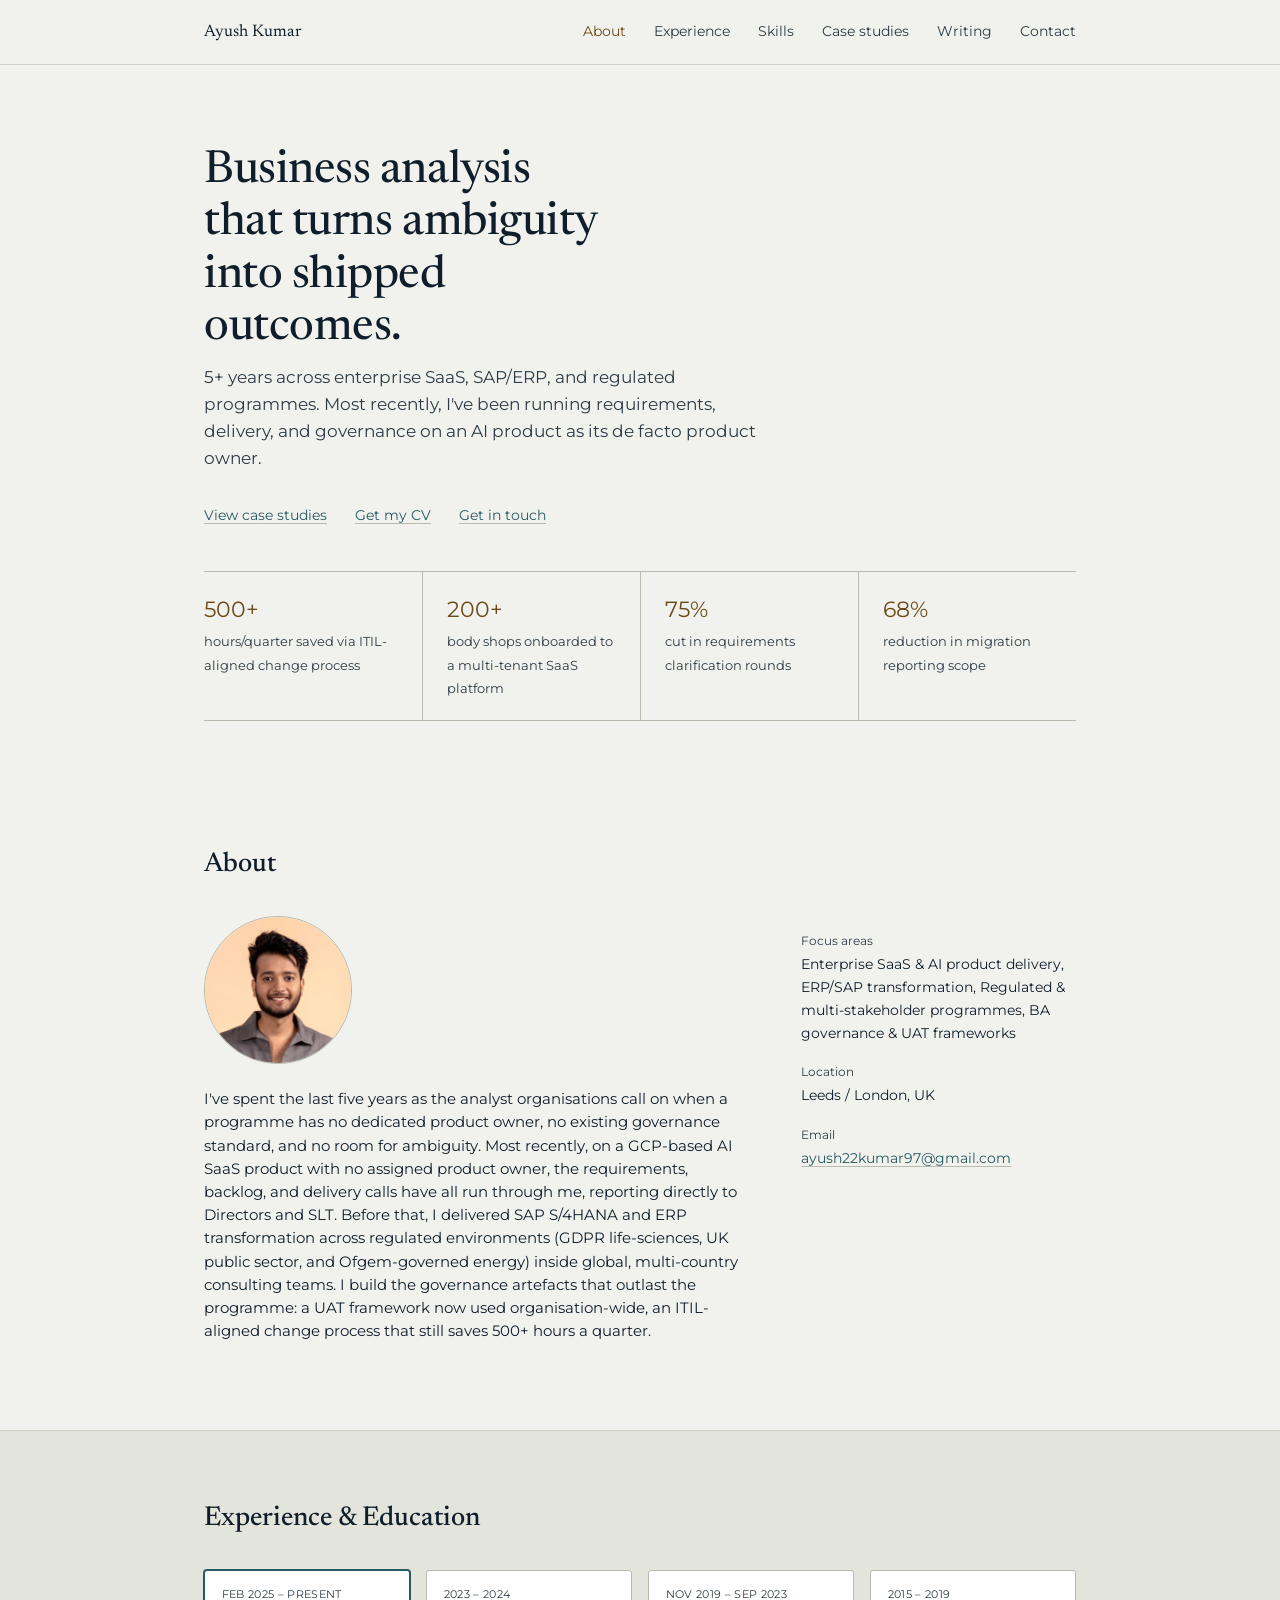
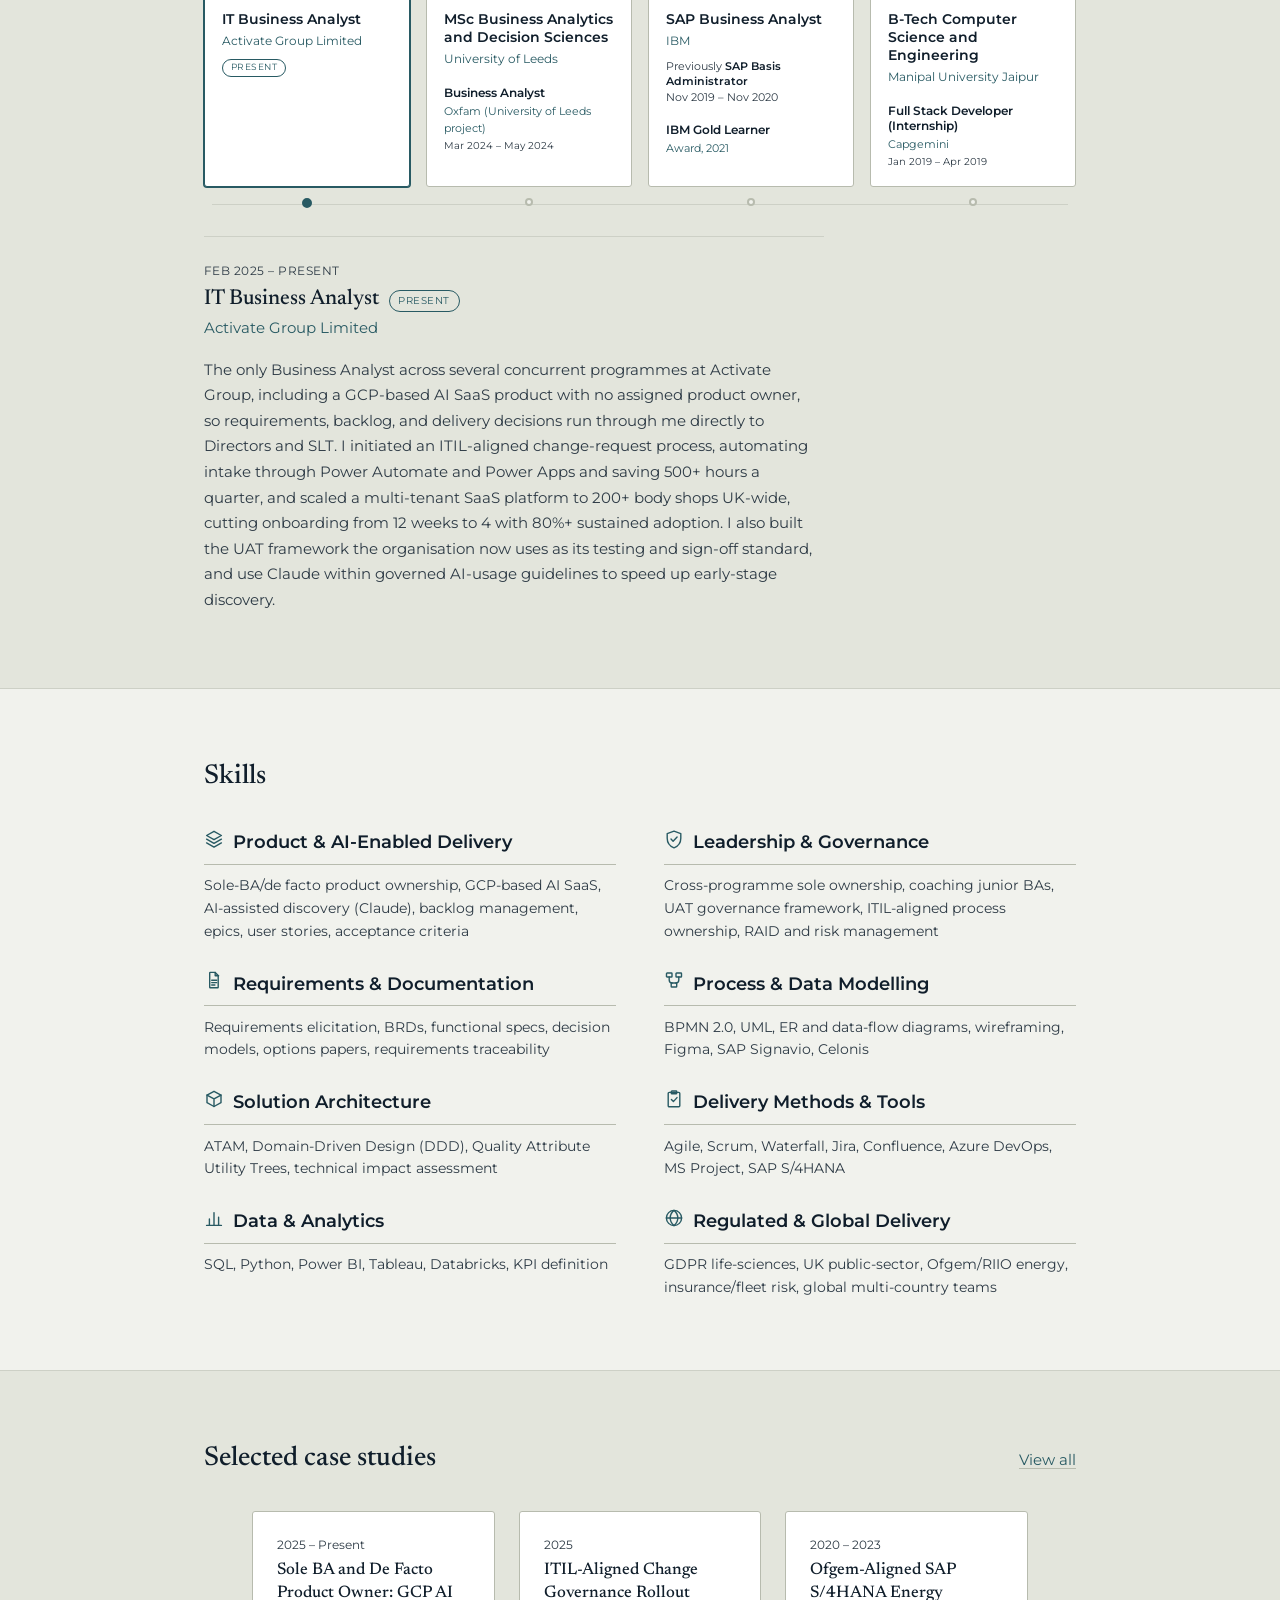
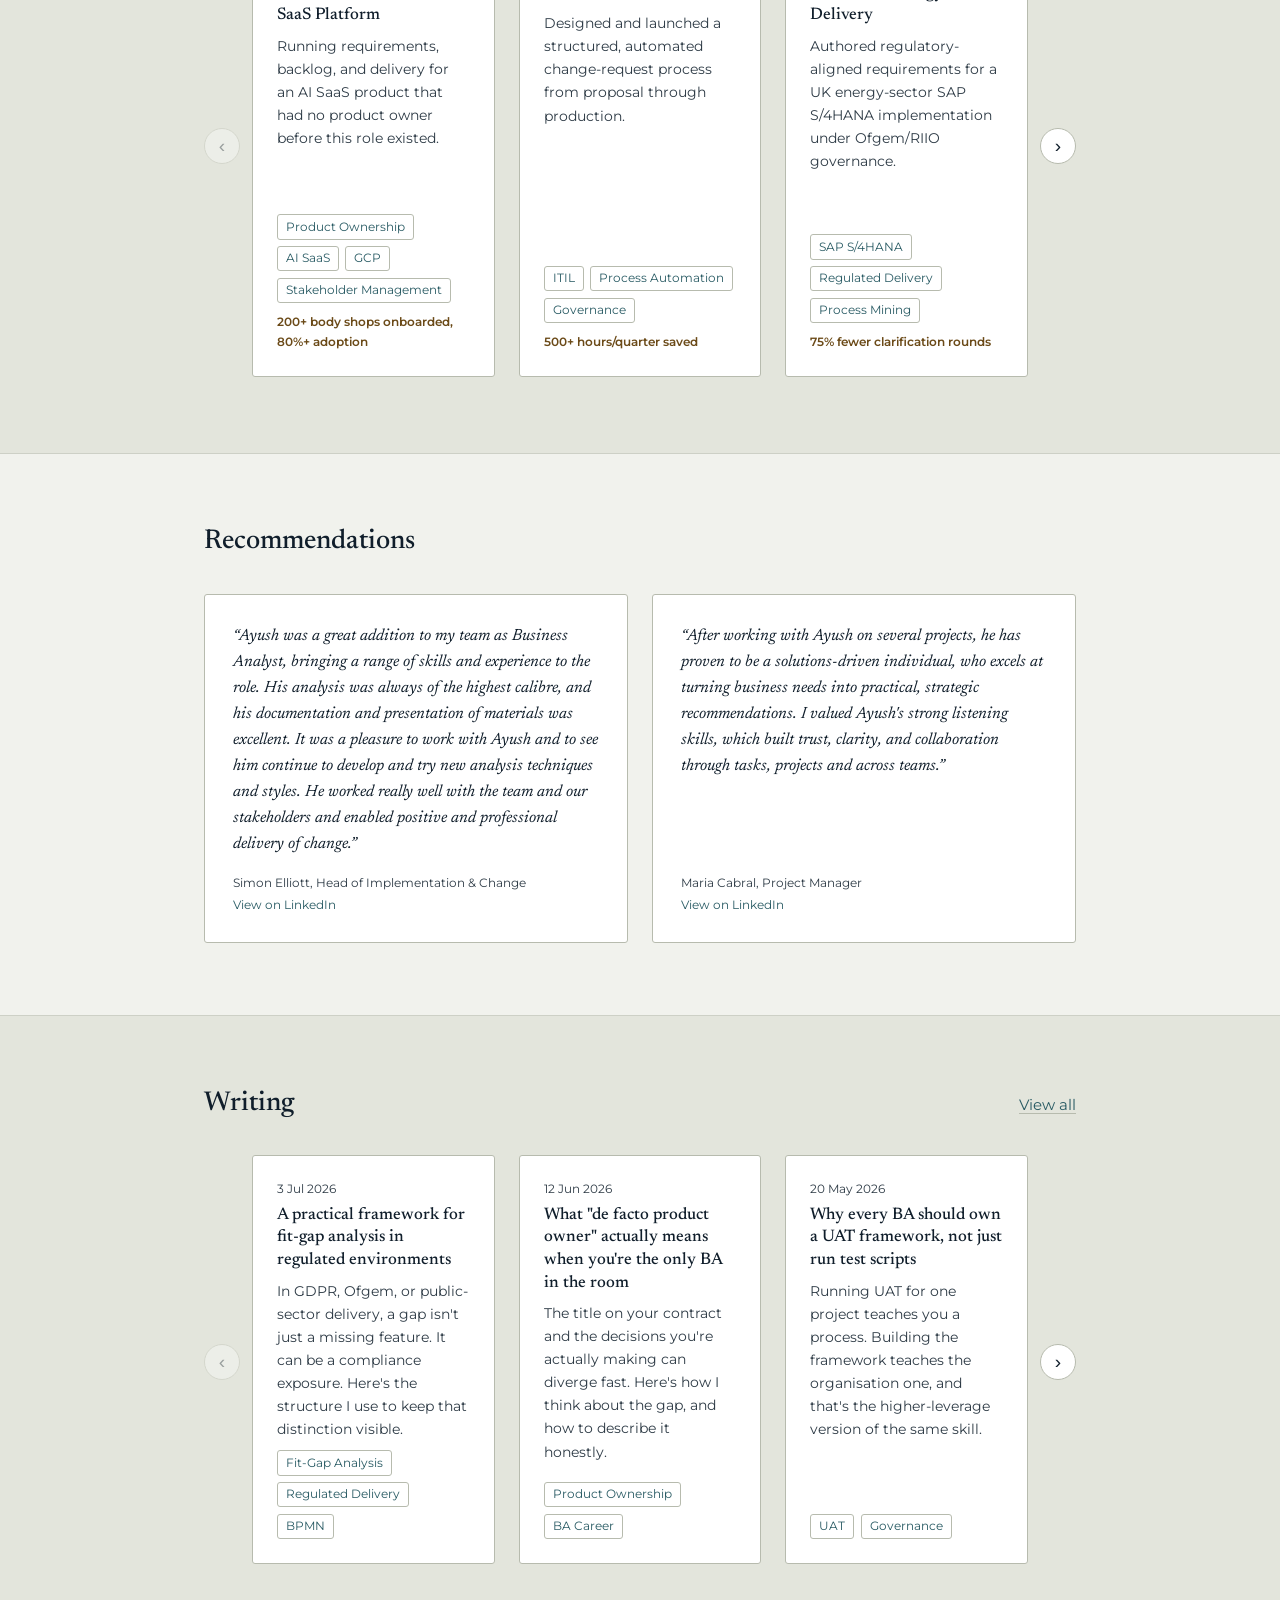
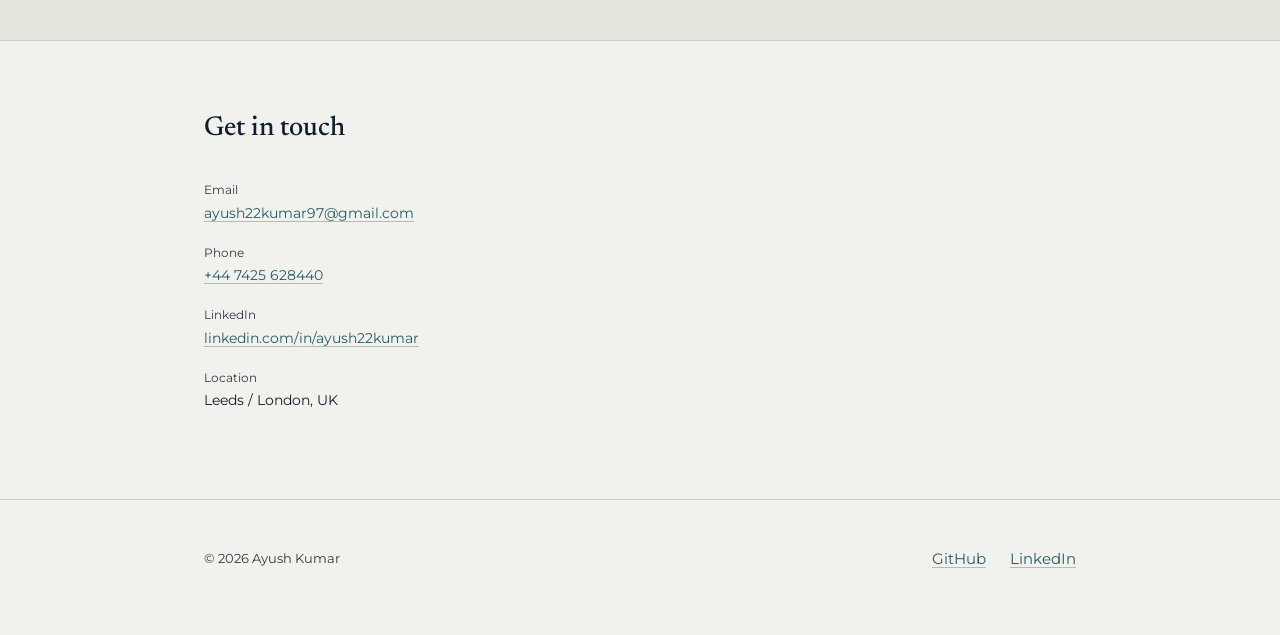
<file: index.html>
<!DOCTYPE html>
<html lang="en">
<head>
<meta charset="UTF-8" />
<meta name="viewport" content="width=device-width, initial-scale=1.0" />
<title>Ayush Kumar | Business Analyst</title>
<meta name="description" content="Portfolio of Ayush Kumar, Business Analyst, with 5+ years across enterprise SaaS, SAP/ERP, and regulated programme delivery. Case studies, experience, and writing." />
<link rel="icon" type="image/svg+xml" href="favicon.svg" />

<!-- Open Graph / social share preview (static, works even before JS runs) -->
<meta property="og:type" content="website" />
<meta property="og:title" content="Ayush Kumar | Business Analyst" />
<meta property="og:description" content="5+ years across enterprise SaaS, SAP/ERP, and regulated programme delivery, with requirements, delivery, and governance owned end to end. Case studies, experience, and writing." />
<meta property="og:image" content="assets/og-image.png" />
<meta property="og:url" content="https://ayush22kumar.github.io/portfolio/" /><link rel="canonical" href="https://ayush22kumar.github.io/Portfolio/">
<meta name="twitter:card" content="summary_large_image" />
<meta name="twitter:title" content="Ayush Kumar | Business Analyst" />
<meta name="twitter:description" content="5+ years across enterprise SaaS, SAP/ERP, and regulated programme delivery, with requirements, delivery, and governance owned end to end." />
<meta name="twitter:image" content="assets/og-image.png" />

<link rel="preconnect" href="https://fonts.googleapis.com" />
<link rel="preconnect" href="https://fonts.gstatic.com" crossorigin />
<link href="https://fonts.googleapis.com/css2?family=Newsreader:ital,wght@0,400;0,500;0,600;1,400&family=Montserrat:wght@400;500;600;700&display=swap" rel="stylesheet" />
<link rel="stylesheet" href="css/styles.css" />

<script type="application/ld+json">
{
  "@context": "https://schema.org",
  "@type": "Person",
  "name": "Ayush Kumar",
  "jobTitle": "Business Analyst",
  "url": "https://ayush22kumar.github.io/Portfolio/",
  "sameAs": ["https://www.linkedin.com/in/ayush22kumar/", "https://github.com/ayush22kumar"],
  "email": "ayush22kumar97@gmail.com",
  "address": { "@type": "PostalAddress", "addressLocality": "Leeds/London", "addressCountry": "UK" }
}
</script>
</head>
<body data-page="home">

<a class="skip-link" href="#main-content">Skip to content</a>

<nav class="nav">
  <div class="nav-inner">
    <a class="nav-name" href="index.html">Ayush Kumar</a>
    <button class="nav-toggle" aria-label="Toggle menu">Menu</button>
    <ul class="nav-links">
      <li><a href="index.html#about" data-page="home">About</a></li>
      <li><a href="index.html#experience">Experience</a></li>
      <li><a href="index.html#skills">Skills</a></li>
      <li><a href="projects.html" data-page="projects">Case studies</a></li>
      <li><a href="blog.html" data-page="blog">Writing</a></li>
      <li><a href="index.html#contact">Contact</a></li>
    </ul>
  </div>
</nav>

<noscript>
  <div class="wrap" style="padding: 2rem 1.5rem;">
    <h1>Ayush Kumar | Business Analyst</h1>
    <p>5+ years across enterprise SaaS, SAP/ERP, and regulated programme delivery, with requirements, delivery, and governance owned end to end. This site works best with JavaScript enabled. In the meantime, you can reach me at
      <a href="mailto:ayush22kumar97@gmail.com">ayush22kumar97@gmail.com</a> or on
      <a href="https://www.linkedin.com/in/ayush22kumar/">LinkedIn</a>.</p>
  </div>
</noscript>

<main id="main-content">

<header class="hero">
  <div class="wrap">
    <h1>Business analysis that turns ambiguity into shipped outcomes.</h1>
    <p class="role">5+ years across enterprise SaaS, SAP/ERP, and regulated programmes. Most recently, I've been running requirements, delivery, and governance on an AI product as its de facto product owner.</p>
    <div class="cta-row">
      <a href="projects.html">View case studies</a>
      <button type="button" class="link-btn" id="open-cv-modal">Get my CV</button>
      <a href="index.html#contact">Get in touch</a>
    </div>
    <div class="ledger" id="ledger"></div>
  </div>
</header>

<section class="section" id="about">
  <div class="wrap">
    <div class="section-head"><h2>About</h2></div>
    <div class="about-grid">
      <div>
        <div id="about-photo"></div>
        <p id="about-body"></p>
      </div>
      <dl class="fact-list" id="about-facts"></dl>
    </div>
  </div>
</section>

<section class="section section--alt" id="experience">
  <div class="wrap">
    <div class="section-head"><h2>Experience &amp; Education</h2></div>
    <div class="timeline" id="career-timeline">
      <div class="timeline-cards" id="timeline-cards" role="tablist" aria-label="Career and education timeline"></div>
      <div class="timeline-ribbon" id="timeline-ribbon" aria-hidden="true"></div>
      <div class="timeline-panel" id="timeline-panel" role="tabpanel"></div>
    </div>
  </div>
</section>

<section class="section" id="skills">
  <div class="wrap">
    <div class="section-head"><h2>Skills</h2></div>
    <div class="skills-grid" id="skills-grid"></div>
  </div>
</section>

<section class="section section--alt" id="featured-work">
  <div class="wrap">
    <div class="section-head">
      <h2>Selected case studies</h2>
      <a href="projects.html">View all</a>
    </div>
    <div class="carousel">
      <button type="button" class="carousel-arrow carousel-arrow--prev" data-carousel-target="featured-projects" aria-label="Scroll case studies left">‹</button>
      <div class="card-list card-list--carousel" id="featured-projects"></div>
      <button type="button" class="carousel-arrow carousel-arrow--next" data-carousel-target="featured-projects" aria-label="Scroll case studies right">›</button>
    </div>
  </div>
</section>

<section class="section" id="testimonials">
  <div class="wrap">
    <div class="section-head"><h2>Recommendations</h2></div>
    <div id="testimonials-list"></div>
  </div>
</section>

<section class="section section--alt" id="writing">
  <div class="wrap">
    <div class="section-head">
      <h2>Writing</h2>
      <a href="blog.html">View all</a>
    </div>
    <div class="carousel">
      <button type="button" class="carousel-arrow carousel-arrow--prev" data-carousel-target="featured-posts" aria-label="Scroll writing left">‹</button>
      <div class="card-list card-list--carousel" id="featured-posts"></div>
      <button type="button" class="carousel-arrow carousel-arrow--next" data-carousel-target="featured-posts" aria-label="Scroll writing right">›</button>
    </div>
  </div>
</section>

<section class="section" id="contact">
  <div class="wrap">
    <div class="section-head"><h2>Get in touch</h2></div>
    <dl class="fact-list">
      <dt>Email</dt><dd><a href="mailto:ayush22kumar97@gmail.com">ayush22kumar97@gmail.com</a></dd>
      <dt>Phone</dt><dd><a href="tel:+447425628440">+44 7425 628440</a></dd>
      <dt>LinkedIn</dt><dd><a href="https://www.linkedin.com/in/ayush22kumar/">linkedin.com/in/ayush22kumar</a></dd>
      <dt>Location</dt><dd>Leeds / London, UK</dd>
    </dl>
  </div>
</section>

</main>

<footer class="footer">
  <div class="wrap">
    <small>© <span id="year"></span> Ayush Kumar</small>
    <ul class="footer-links">
      <li><a href="https://github.com/ayush22kumar">GitHub</a></li>
      <li><a href="https://www.linkedin.com/in/ayush22kumar/">LinkedIn</a></li>
    </ul>
  </div>
</footer>

<div class="cv-modal-backdrop" id="cv-modal-backdrop" hidden>
  <div class="cv-modal" role="dialog" aria-modal="true" aria-labelledby="cv-modal-title">
    <button type="button" class="cv-modal-close" id="cv-modal-close" aria-label="Close">&times;</button>
    <h3 id="cv-modal-title">Request my CV</h3>
    <p class="cv-modal-copy">Leave your details below and you'll receive a copy of my CV shortly.</p>
    <form id="cv-modal-form" novalidate>
      <label for="cv-name">Name</label>
      <input type="text" id="cv-name" name="name" autocomplete="name" required />
      <label for="cv-email">Email</label>
      <input type="email" id="cv-email" name="email" autocomplete="email" required />
      <label for="cv-company">Company</label>
      <input type="text" id="cv-company" name="company" autocomplete="organization" required />
      <button type="submit" class="cv-modal-submit">Request CV</button>
      <p class="cv-modal-status" id="cv-modal-status" role="status" aria-live="polite"></p>
    </form>
  </div>
</div>

<script src="js/data.js"></script>
<script src="js/render.js"></script>
</body>
</html>
</file>
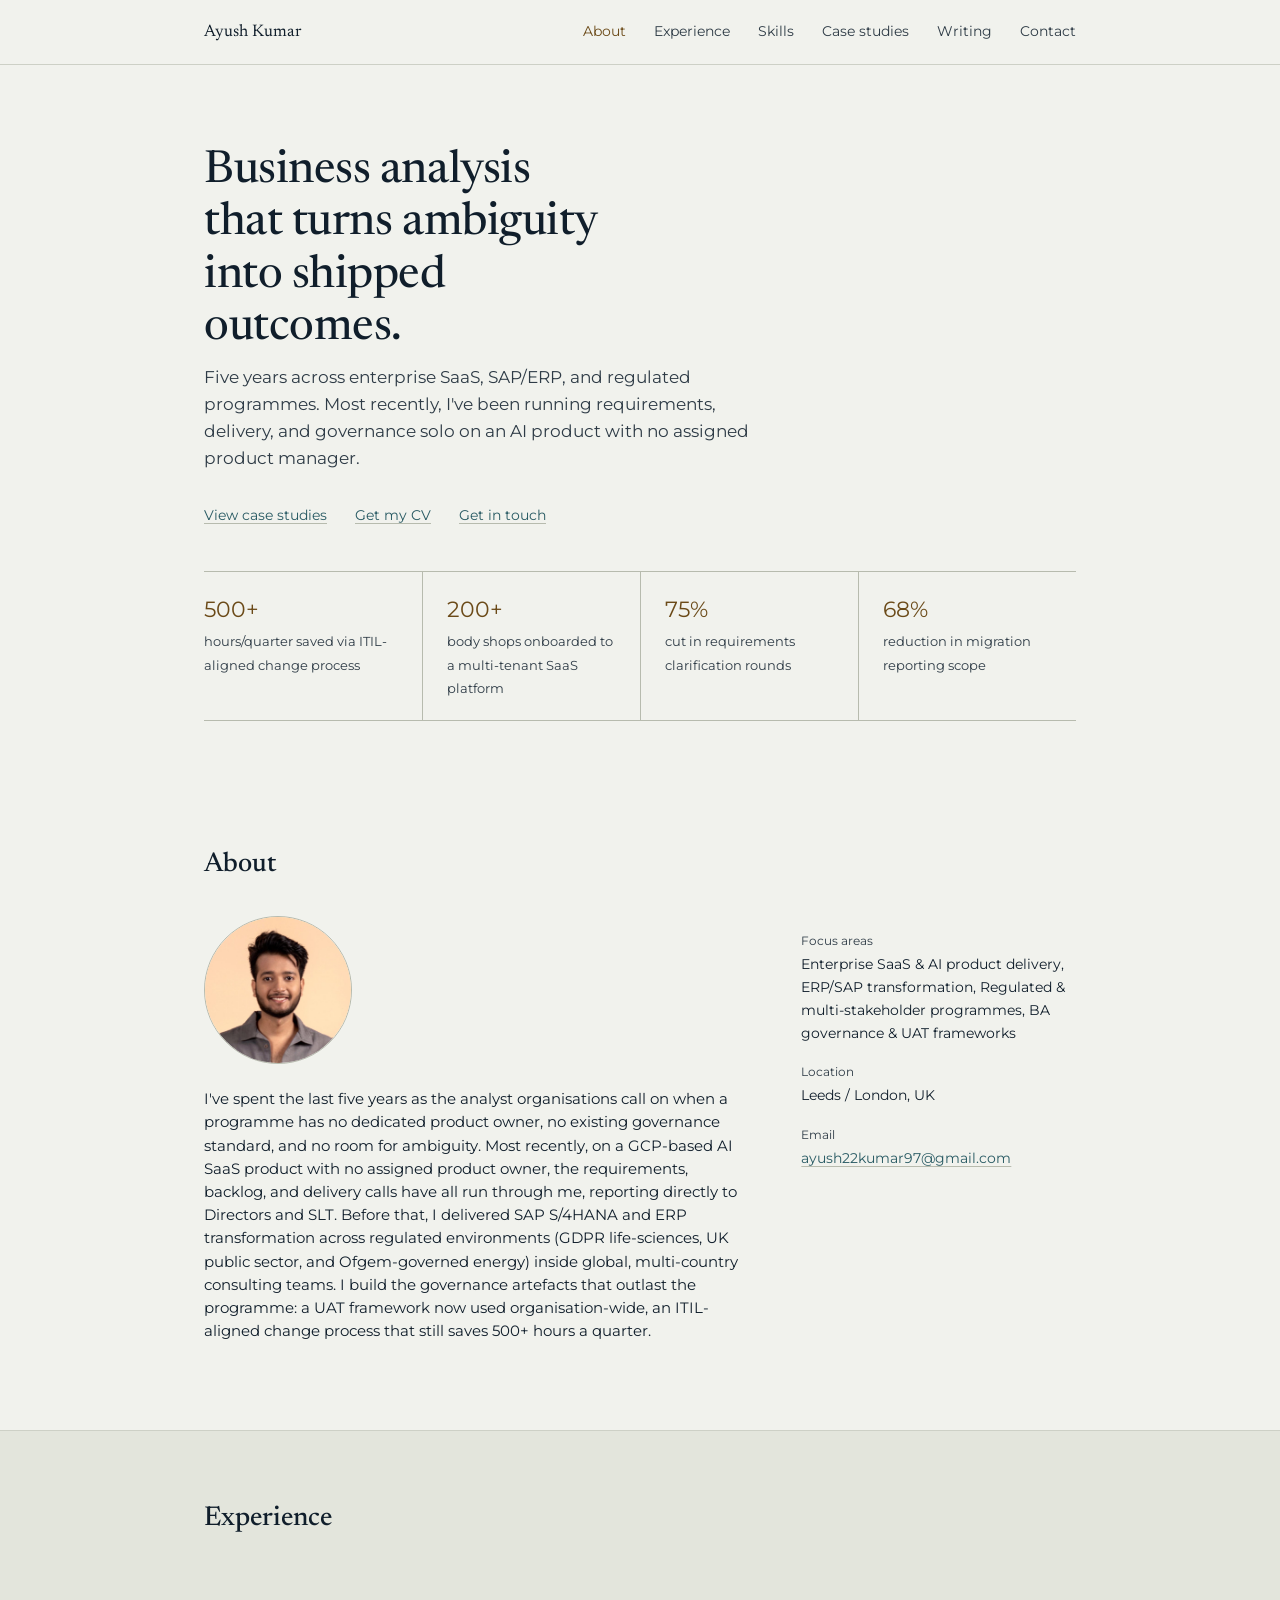
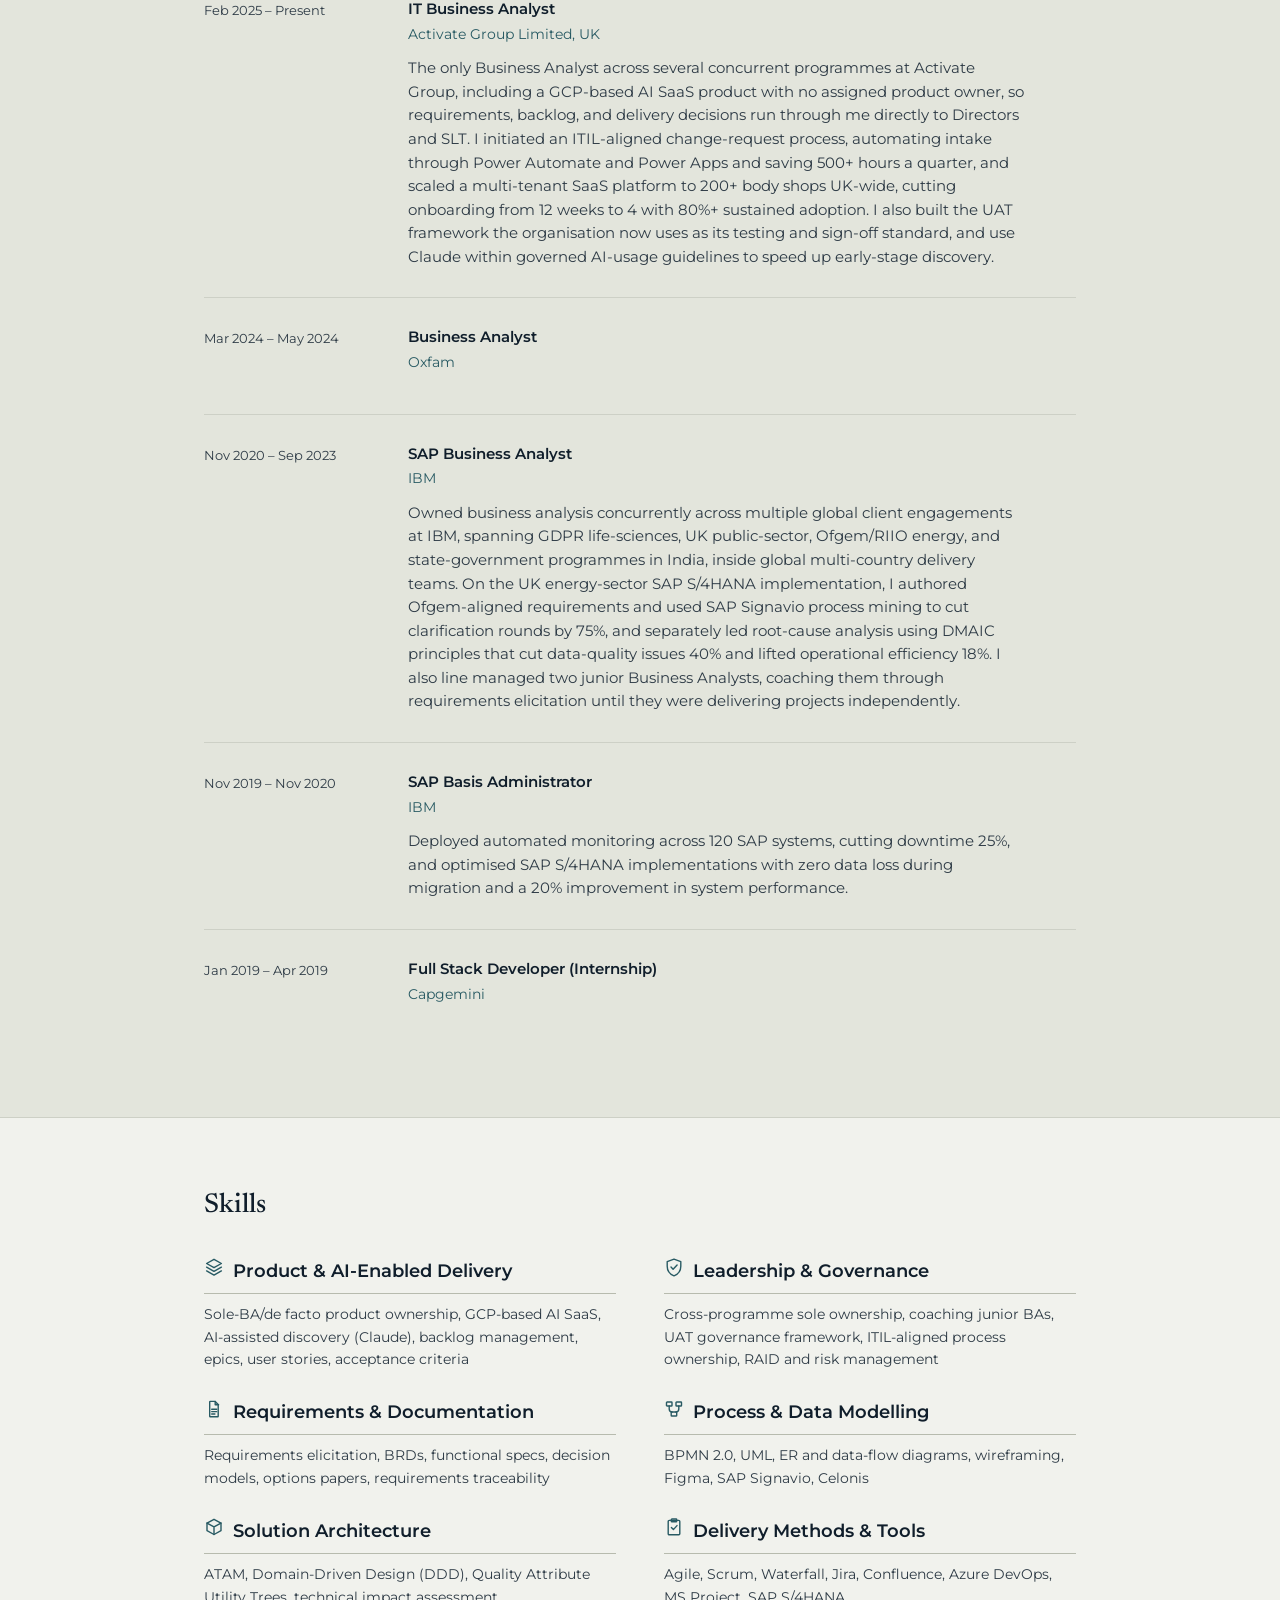
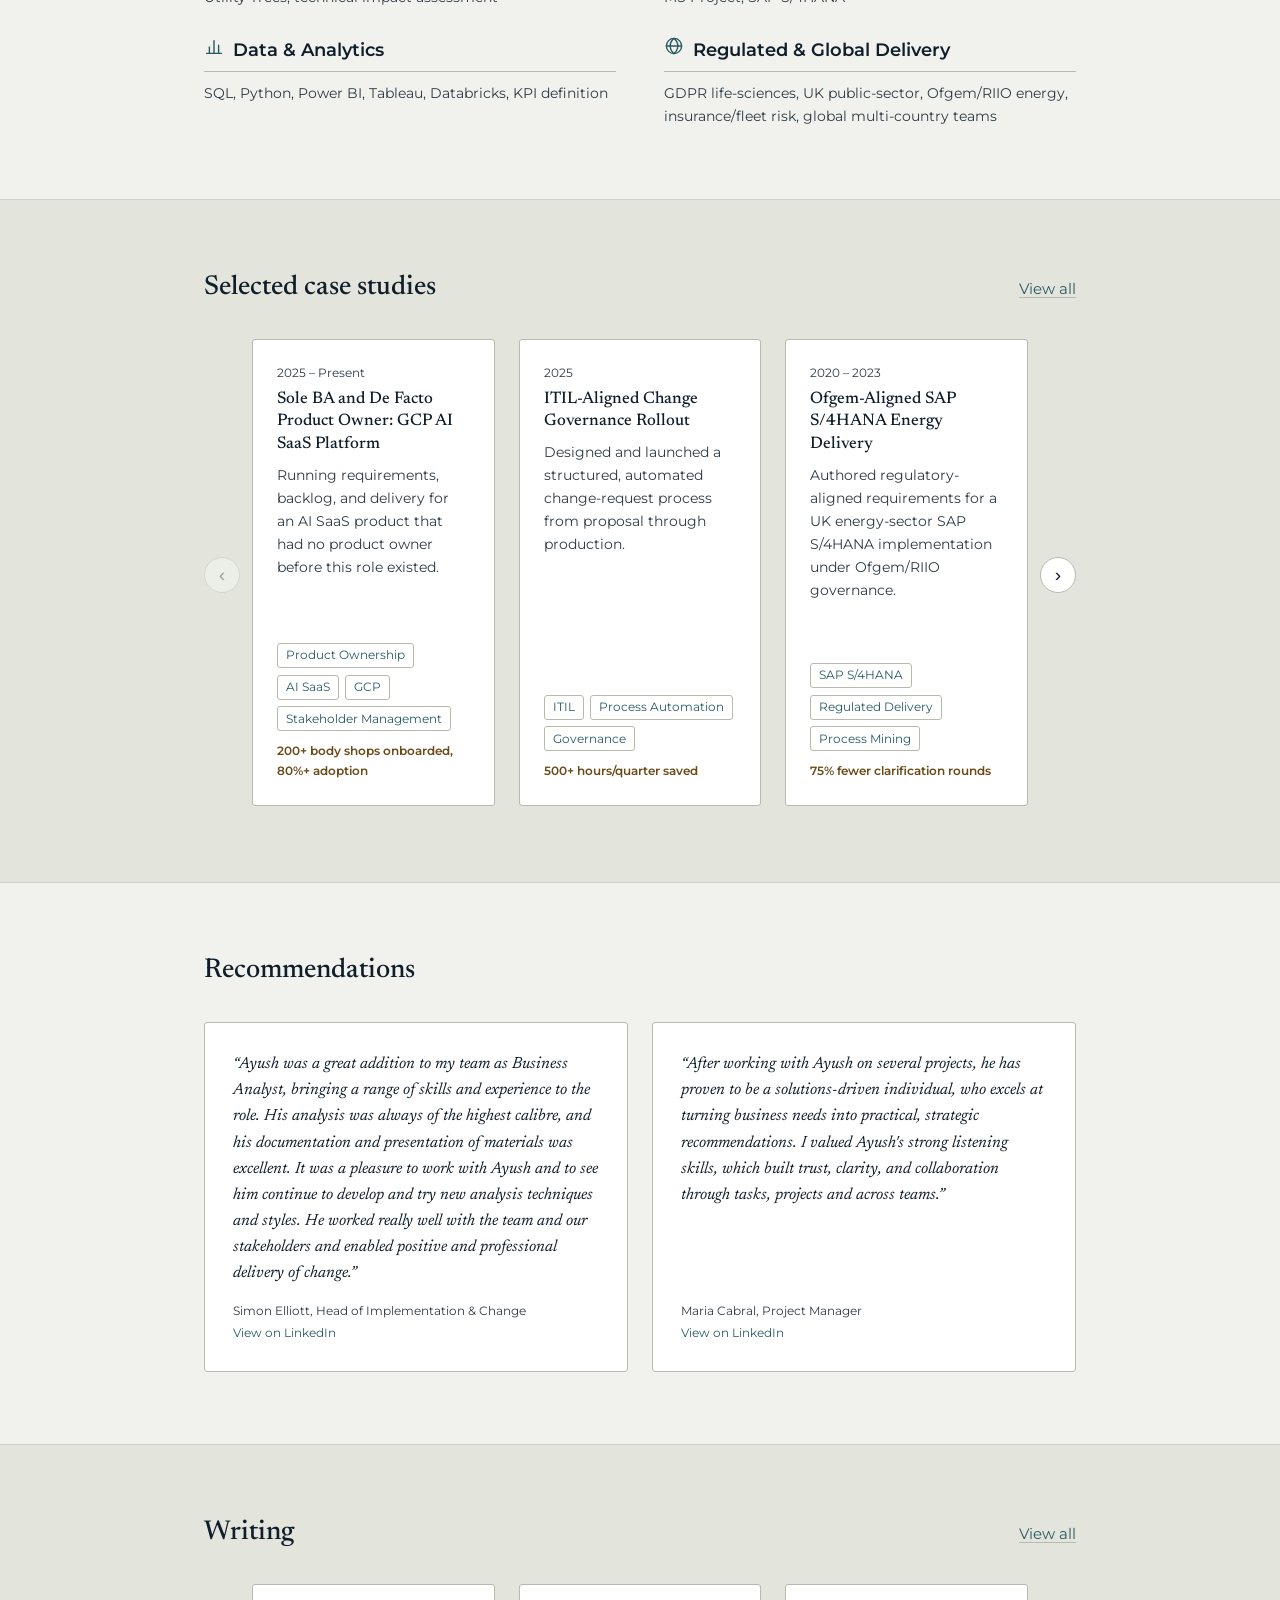
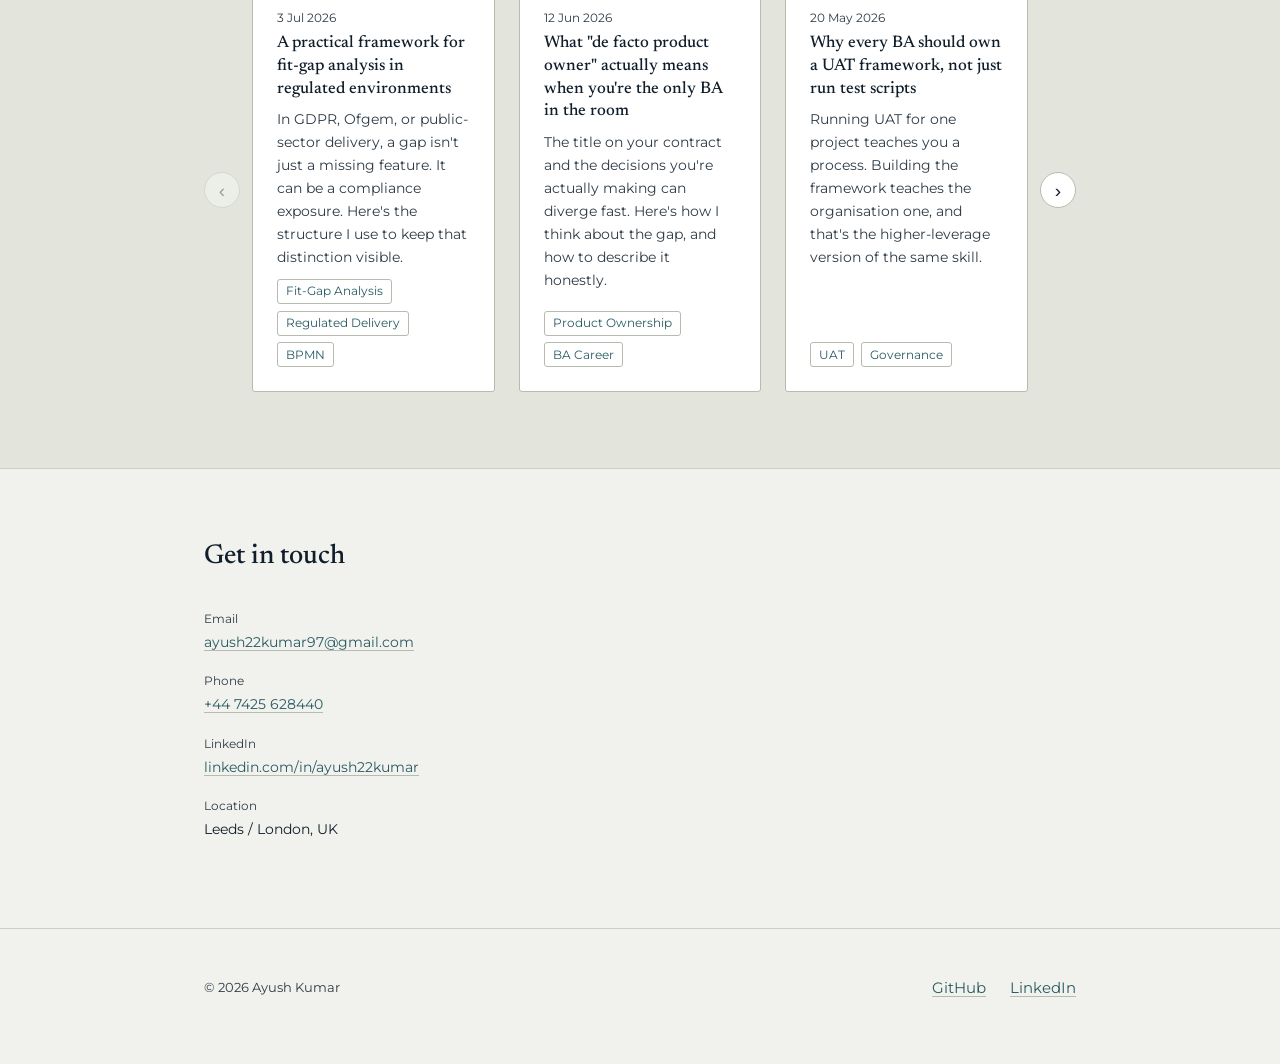
<file: Claude outputs/portfolio-site 2/index.html>
<!DOCTYPE html>
<html lang="en">
<head>
<meta charset="UTF-8" />
<meta name="viewport" content="width=device-width, initial-scale=1.0" />
<title>Ayush Kumar | Business Analyst</title>
<meta name="description" content="Portfolio of Ayush Kumar, Business Analyst, with 5+ years across enterprise SaaS, SAP/ERP, and regulated programme delivery. Case studies, experience, and writing." />
<link rel="icon" type="image/svg+xml" href="favicon.svg" />

<!-- Open Graph / social share preview (static, works even before JS runs) -->
<meta property="og:type" content="website" />
<meta property="og:title" content="Ayush Kumar | Business Analyst" />
<meta property="og:description" content="5+ years across enterprise SaaS, SAP/ERP, and regulated programme delivery, with requirements, delivery, and governance owned end to end. Case studies, experience, and writing." />
<meta property="og:image" content="assets/og-image.png" />
<meta property="og:url" content="https://YOUR-GITHUB-USERNAME.github.io/portfolio/" />
<meta name="twitter:card" content="summary_large_image" />
<meta name="twitter:title" content="Ayush Kumar | Business Analyst" />
<meta name="twitter:description" content="5+ years across enterprise SaaS, SAP/ERP, and regulated programme delivery, with requirements, delivery, and governance owned end to end." />
<meta name="twitter:image" content="assets/og-image.png" />

<link rel="preconnect" href="https://fonts.googleapis.com" />
<link rel="preconnect" href="https://fonts.gstatic.com" crossorigin />
<link href="https://fonts.googleapis.com/css2?family=Newsreader:ital,wght@0,400;0,500;0,600;1,400&family=Montserrat:wght@400;500;600;700&display=swap" rel="stylesheet" />
<link rel="stylesheet" href="css/styles.css" />

<script type="application/ld+json">
{
  "@context": "https://schema.org",
  "@type": "Person",
  "name": "Ayush Kumar",
  "jobTitle": "Business Analyst",
  "url": "https://YOUR-GITHUB-USERNAME.github.io/portfolio/",
  "sameAs": ["https://www.linkedin.com/in/ayush22kumar/", "https://github.com/ayush22kumar"],
  "email": "ayush22kumar97@gmail.com",
  "address": { "@type": "PostalAddress", "addressLocality": "Leeds/London", "addressCountry": "UK" }
}
</script>
</head>
<body data-page="home">

<a class="skip-link" href="#main-content">Skip to content</a>

<nav class="nav">
  <div class="nav-inner">
    <a class="nav-name" href="index.html">Ayush Kumar</a>
    <button class="nav-toggle" aria-label="Toggle menu">Menu</button>
    <ul class="nav-links">
      <li><a href="index.html#about" data-page="home">About</a></li>
      <li><a href="index.html#experience">Experience</a></li>
      <li><a href="index.html#skills">Skills</a></li>
      <li><a href="projects.html" data-page="projects">Case studies</a></li>
      <li><a href="blog.html" data-page="blog">Writing</a></li>
      <li><a href="index.html#contact">Contact</a></li>
    </ul>
  </div>
</nav>

<noscript>
  <div class="wrap" style="padding: 2rem 1.5rem;">
    <h1>Ayush Kumar | Business Analyst</h1>
    <p>5+ years across enterprise SaaS, SAP/ERP, and regulated programme delivery, with requirements, delivery, and governance owned end to end. This site works best with JavaScript enabled. In the meantime, you can reach me at
      <a href="mailto:ayush22kumar97@gmail.com">ayush22kumar97@gmail.com</a> or on
      <a href="https://www.linkedin.com/in/ayush22kumar/">LinkedIn</a>.</p>
  </div>
</noscript>

<main id="main-content">

<header class="hero">
  <div class="wrap">
    <h1>Business analysis that turns ambiguity into shipped outcomes.</h1>
    <p class="role">Five years across enterprise SaaS, SAP/ERP, and regulated programmes. Most recently, I've been running requirements, delivery, and governance solo on an AI product with no assigned product manager.</p>
    <div class="cta-row">
      <a href="projects.html">View case studies</a>
      <button type="button" class="link-btn" id="open-cv-modal">Get my CV</button>
      <a href="index.html#contact">Get in touch</a>
    </div>
    <div class="ledger" id="ledger"></div>
  </div>
</header>

<section class="section" id="about">
  <div class="wrap">
    <div class="section-head"><h2>About</h2></div>
    <div class="about-grid">
      <div>
        <div id="about-photo"></div>
        <p id="about-body"></p>
      </div>
      <dl class="fact-list" id="about-facts"></dl>
    </div>
  </div>
</section>

<section class="section section--alt" id="experience">
  <div class="wrap">
    <div class="section-head"><h2>Experience</h2></div>
    <div id="experience-list"></div>
  </div>
</section>

<section class="section" id="skills">
  <div class="wrap">
    <div class="section-head"><h2>Skills</h2></div>
    <div class="skills-grid" id="skills-grid"></div>
  </div>
</section>

<section class="section section--alt" id="featured-work">
  <div class="wrap">
    <div class="section-head">
      <h2>Selected case studies</h2>
      <a href="projects.html">View all</a>
    </div>
    <div class="carousel">
      <button type="button" class="carousel-arrow carousel-arrow--prev" data-carousel-target="featured-projects" aria-label="Scroll case studies left">‹</button>
      <div class="card-list card-list--carousel" id="featured-projects"></div>
      <button type="button" class="carousel-arrow carousel-arrow--next" data-carousel-target="featured-projects" aria-label="Scroll case studies right">›</button>
    </div>
  </div>
</section>

<section class="section" id="testimonials">
  <div class="wrap">
    <div class="section-head"><h2>Recommendations</h2></div>
    <div id="testimonials-list"></div>
  </div>
</section>

<section class="section section--alt" id="writing">
  <div class="wrap">
    <div class="section-head">
      <h2>Writing</h2>
      <a href="blog.html">View all</a>
    </div>
    <div class="carousel">
      <button type="button" class="carousel-arrow carousel-arrow--prev" data-carousel-target="featured-posts" aria-label="Scroll writing left">‹</button>
      <div class="card-list card-list--carousel" id="featured-posts"></div>
      <button type="button" class="carousel-arrow carousel-arrow--next" data-carousel-target="featured-posts" aria-label="Scroll writing right">›</button>
    </div>
  </div>
</section>

<section class="section" id="contact">
  <div class="wrap">
    <div class="section-head"><h2>Get in touch</h2></div>
    <dl class="fact-list">
      <dt>Email</dt><dd><a href="mailto:ayush22kumar97@gmail.com">ayush22kumar97@gmail.com</a></dd>
      <dt>Phone</dt><dd><a href="tel:+447425628440">+44 7425 628440</a></dd>
      <dt>LinkedIn</dt><dd><a href="https://www.linkedin.com/in/ayush22kumar/">linkedin.com/in/ayush22kumar</a></dd>
      <dt>Location</dt><dd>Leeds / London, UK</dd>
    </dl>
  </div>
</section>

</main>

<footer class="footer">
  <div class="wrap">
    <small>© <span id="year"></span> Ayush Kumar</small>
    <ul class="footer-links">
      <li><a href="https://github.com/ayush22kumar">GitHub</a></li>
      <li><a href="https://www.linkedin.com/in/ayush22kumar/">LinkedIn</a></li>
    </ul>
  </div>
</footer>

<div class="cv-modal-backdrop" id="cv-modal-backdrop" hidden>
  <div class="cv-modal" role="dialog" aria-modal="true" aria-labelledby="cv-modal-title">
    <button type="button" class="cv-modal-close" id="cv-modal-close" aria-label="Close">&times;</button>
    <h3 id="cv-modal-title">Request my CV</h3>
    <p class="cv-modal-copy">Leave your details and I'll follow up with a CV tailored to your role.</p>
    <form id="cv-modal-form" novalidate>
      <label for="cv-name">Name</label>
      <input type="text" id="cv-name" name="name" autocomplete="name" required />
      <label for="cv-email">Email</label>
      <input type="email" id="cv-email" name="email" autocomplete="email" required />
      <label for="cv-company">Company</label>
      <input type="text" id="cv-company" name="company" autocomplete="organization" required />
      <button type="submit" class="cv-modal-submit">Request CV</button>
      <p class="cv-modal-status" id="cv-modal-status" role="status" aria-live="polite"></p>
    </form>
  </div>
</div>

<script src="js/data.js"></script>
<script src="js/render.js"></script>
</body>
</html>
</file>
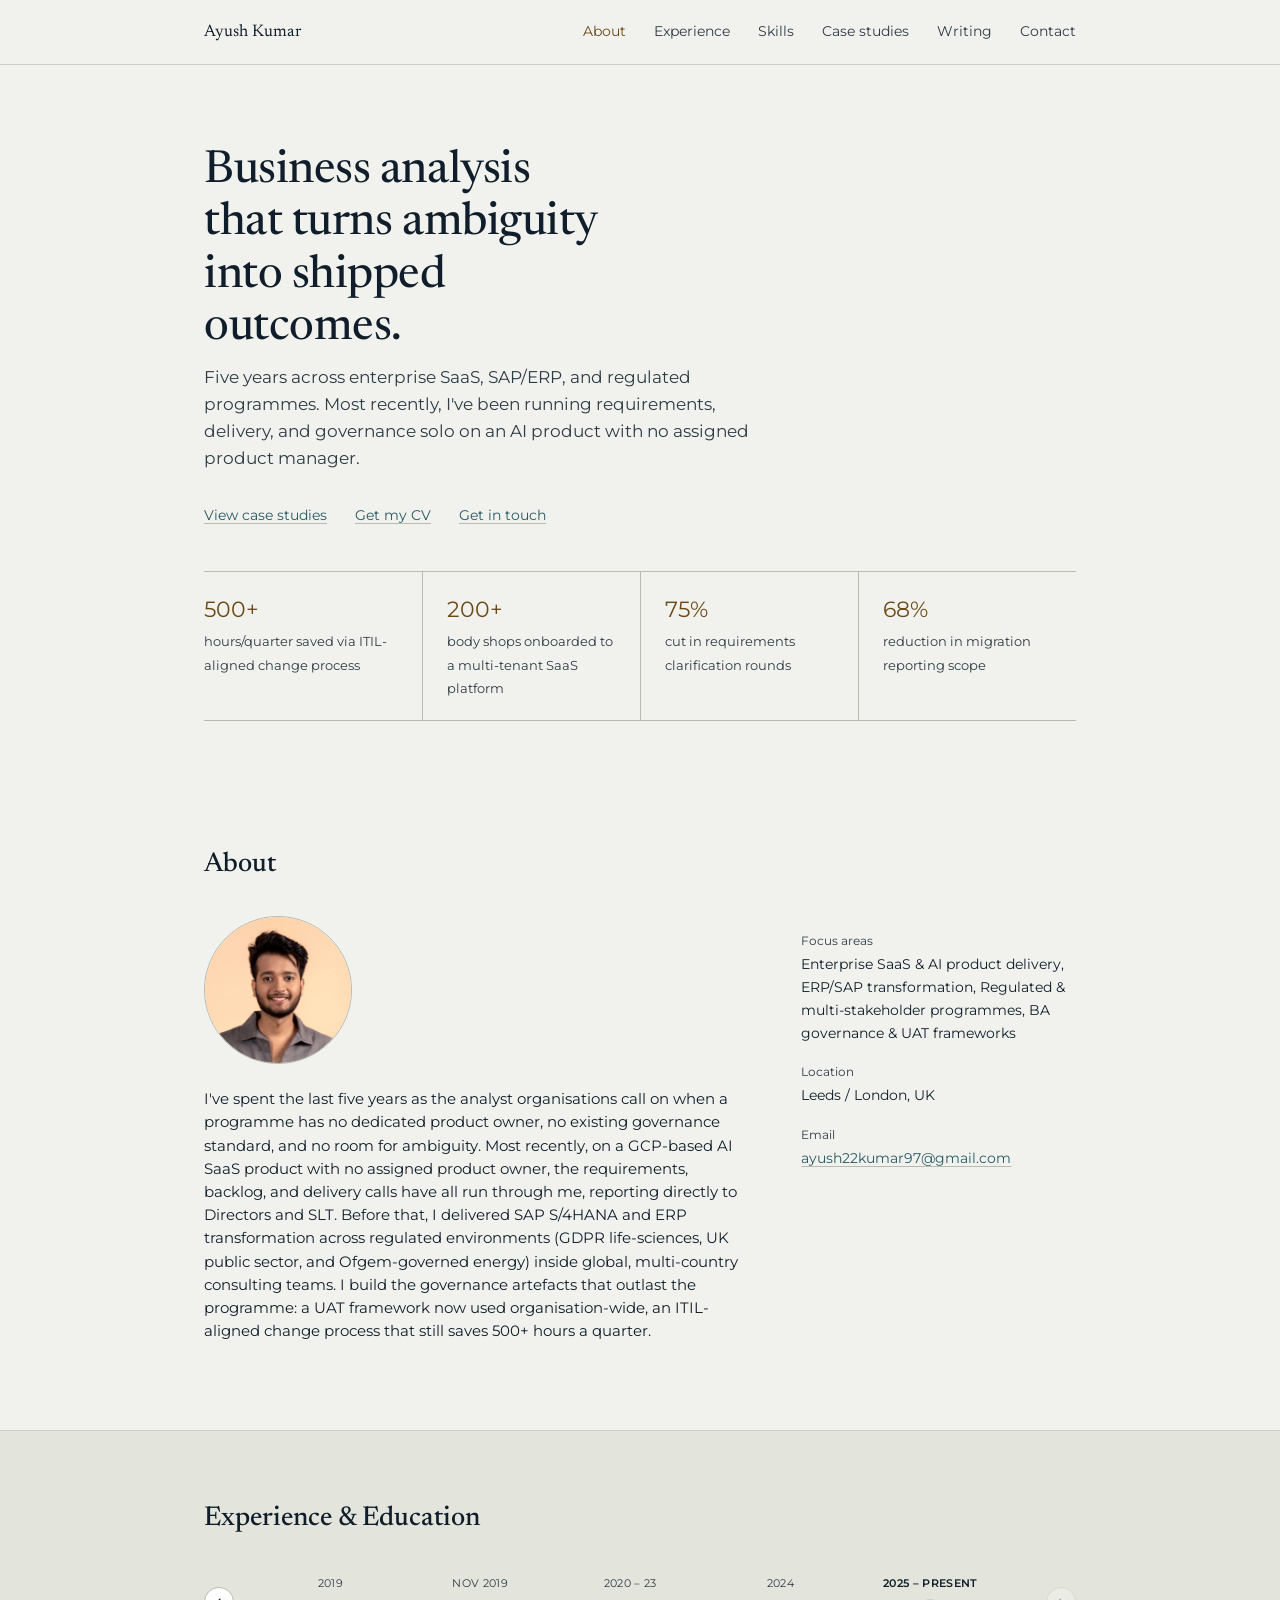
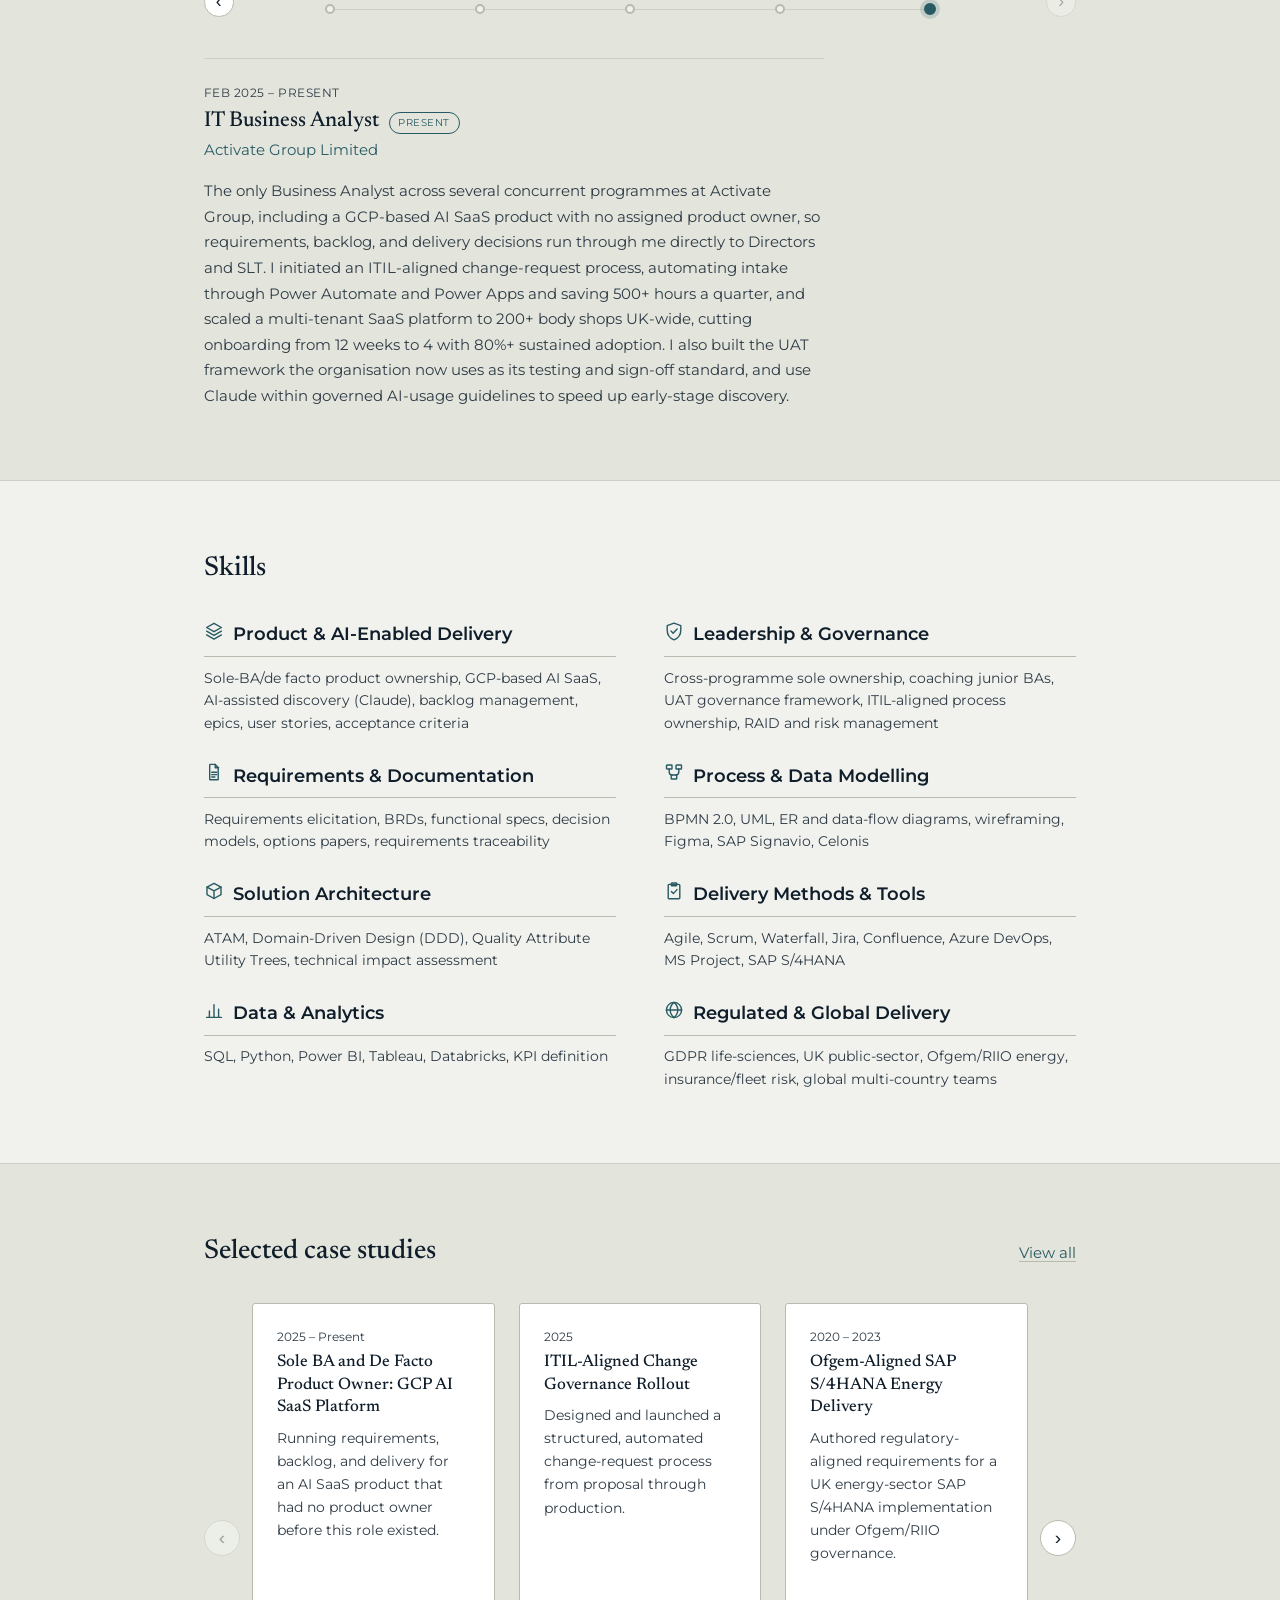
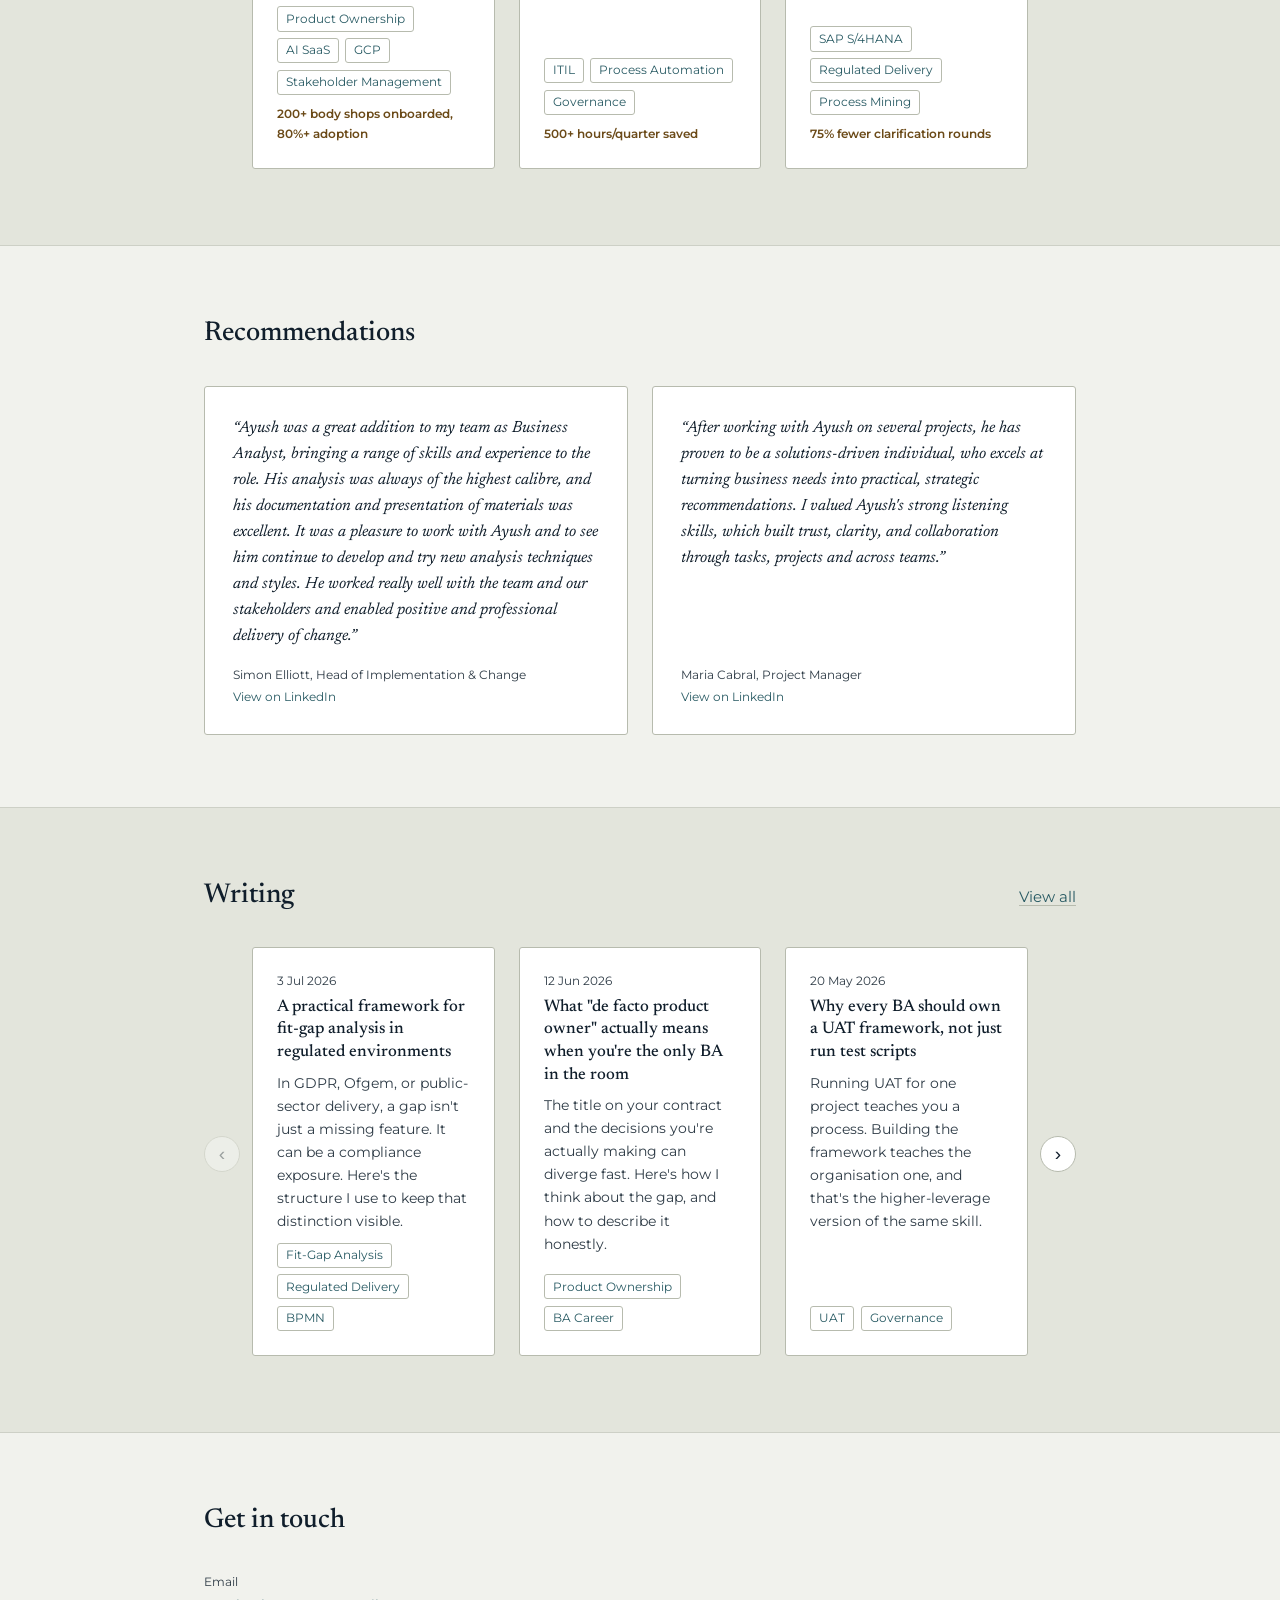
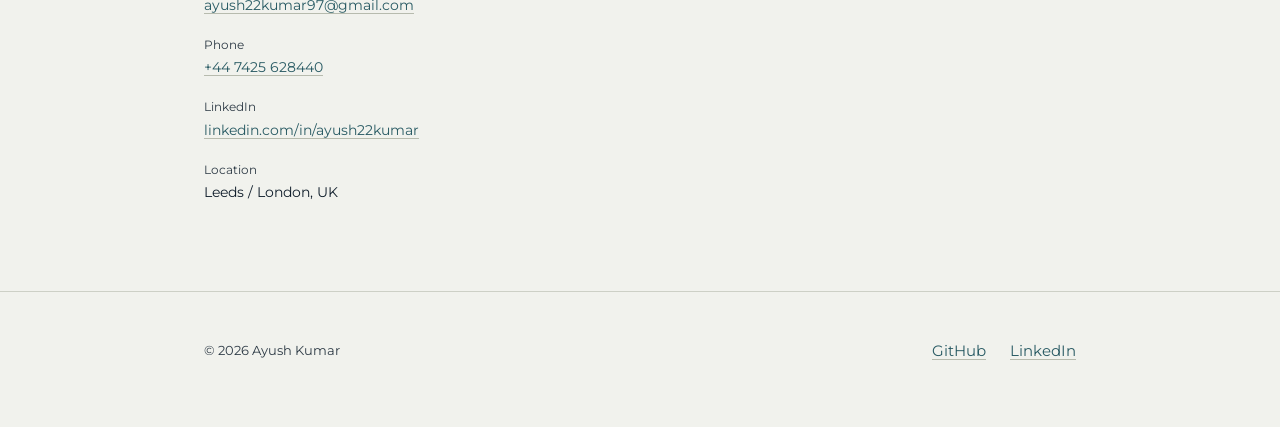
<file: Claude outputs/portfolio-site 3/index.html>
<!DOCTYPE html>
<html lang="en">
<head>
<meta charset="UTF-8" />
<meta name="viewport" content="width=device-width, initial-scale=1.0" />
<title>Ayush Kumar | Business Analyst</title>
<meta name="description" content="Portfolio of Ayush Kumar, Business Analyst, with 5+ years across enterprise SaaS, SAP/ERP, and regulated programme delivery. Case studies, experience, and writing." />
<link rel="icon" type="image/svg+xml" href="favicon.svg" />

<!-- Open Graph / social share preview (static, works even before JS runs) -->
<meta property="og:type" content="website" />
<meta property="og:title" content="Ayush Kumar | Business Analyst" />
<meta property="og:description" content="5+ years across enterprise SaaS, SAP/ERP, and regulated programme delivery, with requirements, delivery, and governance owned end to end. Case studies, experience, and writing." />
<meta property="og:image" content="assets/og-image.png" />
<meta property="og:url" content="https://YOUR-GITHUB-USERNAME.github.io/portfolio/" />
<meta name="twitter:card" content="summary_large_image" />
<meta name="twitter:title" content="Ayush Kumar | Business Analyst" />
<meta name="twitter:description" content="5+ years across enterprise SaaS, SAP/ERP, and regulated programme delivery, with requirements, delivery, and governance owned end to end." />
<meta name="twitter:image" content="assets/og-image.png" />

<link rel="preconnect" href="https://fonts.googleapis.com" />
<link rel="preconnect" href="https://fonts.gstatic.com" crossorigin />
<link href="https://fonts.googleapis.com/css2?family=Newsreader:ital,wght@0,400;0,500;0,600;1,400&family=Montserrat:wght@400;500;600;700&display=swap" rel="stylesheet" />
<link rel="stylesheet" href="css/styles.css" />

<script type="application/ld+json">
{
  "@context": "https://schema.org",
  "@type": "Person",
  "name": "Ayush Kumar",
  "jobTitle": "Business Analyst",
  "url": "https://YOUR-GITHUB-USERNAME.github.io/portfolio/",
  "sameAs": ["https://www.linkedin.com/in/ayush22kumar/", "https://github.com/ayush22kumar"],
  "email": "ayush22kumar97@gmail.com",
  "address": { "@type": "PostalAddress", "addressLocality": "Leeds/London", "addressCountry": "UK" }
}
</script>
</head>
<body data-page="home">

<a class="skip-link" href="#main-content">Skip to content</a>

<nav class="nav">
  <div class="nav-inner">
    <a class="nav-name" href="index.html">Ayush Kumar</a>
    <button class="nav-toggle" aria-label="Toggle menu">Menu</button>
    <ul class="nav-links">
      <li><a href="index.html#about" data-page="home">About</a></li>
      <li><a href="index.html#experience">Experience</a></li>
      <li><a href="index.html#skills">Skills</a></li>
      <li><a href="projects.html" data-page="projects">Case studies</a></li>
      <li><a href="blog.html" data-page="blog">Writing</a></li>
      <li><a href="index.html#contact">Contact</a></li>
    </ul>
  </div>
</nav>

<noscript>
  <div class="wrap" style="padding: 2rem 1.5rem;">
    <h1>Ayush Kumar | Business Analyst</h1>
    <p>5+ years across enterprise SaaS, SAP/ERP, and regulated programme delivery, with requirements, delivery, and governance owned end to end. This site works best with JavaScript enabled. In the meantime, you can reach me at
      <a href="mailto:ayush22kumar97@gmail.com">ayush22kumar97@gmail.com</a> or on
      <a href="https://www.linkedin.com/in/ayush22kumar/">LinkedIn</a>.</p>
  </div>
</noscript>

<main id="main-content">

<header class="hero">
  <div class="wrap">
    <h1>Business analysis that turns ambiguity into shipped outcomes.</h1>
    <p class="role">Five years across enterprise SaaS, SAP/ERP, and regulated programmes. Most recently, I've been running requirements, delivery, and governance solo on an AI product with no assigned product manager.</p>
    <div class="cta-row">
      <a href="projects.html">View case studies</a>
      <button type="button" class="link-btn" id="open-cv-modal">Get my CV</button>
      <a href="index.html#contact">Get in touch</a>
    </div>
    <div class="ledger" id="ledger"></div>
  </div>
</header>

<section class="section" id="about">
  <div class="wrap">
    <div class="section-head"><h2>About</h2></div>
    <div class="about-grid">
      <div>
        <div id="about-photo"></div>
        <p id="about-body"></p>
      </div>
      <dl class="fact-list" id="about-facts"></dl>
    </div>
  </div>
</section>

<section class="section section--alt" id="experience">
  <div class="wrap">
    <div class="section-head"><h2>Experience &amp; Education</h2></div>
    <div class="timeline" id="career-timeline">
      <div class="timeline-track-wrap">
        <button type="button" class="timeline-nav timeline-nav--prev" id="timeline-prev" aria-label="Previous milestone">‹</button>
        <div class="timeline-track" id="timeline-track" role="tablist" aria-label="Career and education timeline"></div>
        <button type="button" class="timeline-nav timeline-nav--next" id="timeline-next" aria-label="Next milestone">›</button>
      </div>
      <div class="timeline-panel" id="timeline-panel" role="tabpanel"></div>
    </div>
  </div>
</section>

<section class="section" id="skills">
  <div class="wrap">
    <div class="section-head"><h2>Skills</h2></div>
    <div class="skills-grid" id="skills-grid"></div>
  </div>
</section>

<section class="section section--alt" id="featured-work">
  <div class="wrap">
    <div class="section-head">
      <h2>Selected case studies</h2>
      <a href="projects.html">View all</a>
    </div>
    <div class="carousel">
      <button type="button" class="carousel-arrow carousel-arrow--prev" data-carousel-target="featured-projects" aria-label="Scroll case studies left">‹</button>
      <div class="card-list card-list--carousel" id="featured-projects"></div>
      <button type="button" class="carousel-arrow carousel-arrow--next" data-carousel-target="featured-projects" aria-label="Scroll case studies right">›</button>
    </div>
  </div>
</section>

<section class="section" id="testimonials">
  <div class="wrap">
    <div class="section-head"><h2>Recommendations</h2></div>
    <div id="testimonials-list"></div>
  </div>
</section>

<section class="section section--alt" id="writing">
  <div class="wrap">
    <div class="section-head">
      <h2>Writing</h2>
      <a href="blog.html">View all</a>
    </div>
    <div class="carousel">
      <button type="button" class="carousel-arrow carousel-arrow--prev" data-carousel-target="featured-posts" aria-label="Scroll writing left">‹</button>
      <div class="card-list card-list--carousel" id="featured-posts"></div>
      <button type="button" class="carousel-arrow carousel-arrow--next" data-carousel-target="featured-posts" aria-label="Scroll writing right">›</button>
    </div>
  </div>
</section>

<section class="section" id="contact">
  <div class="wrap">
    <div class="section-head"><h2>Get in touch</h2></div>
    <dl class="fact-list">
      <dt>Email</dt><dd><a href="mailto:ayush22kumar97@gmail.com">ayush22kumar97@gmail.com</a></dd>
      <dt>Phone</dt><dd><a href="tel:+447425628440">+44 7425 628440</a></dd>
      <dt>LinkedIn</dt><dd><a href="https://www.linkedin.com/in/ayush22kumar/">linkedin.com/in/ayush22kumar</a></dd>
      <dt>Location</dt><dd>Leeds / London, UK</dd>
    </dl>
  </div>
</section>

</main>

<footer class="footer">
  <div class="wrap">
    <small>© <span id="year"></span> Ayush Kumar</small>
    <ul class="footer-links">
      <li><a href="https://github.com/ayush22kumar">GitHub</a></li>
      <li><a href="https://www.linkedin.com/in/ayush22kumar/">LinkedIn</a></li>
    </ul>
  </div>
</footer>

<div class="cv-modal-backdrop" id="cv-modal-backdrop" hidden>
  <div class="cv-modal" role="dialog" aria-modal="true" aria-labelledby="cv-modal-title">
    <button type="button" class="cv-modal-close" id="cv-modal-close" aria-label="Close">&times;</button>
    <h3 id="cv-modal-title">Request my CV</h3>
    <p class="cv-modal-copy">Leave your details and I'll follow up with a CV tailored to your role.</p>
    <form id="cv-modal-form" novalidate>
      <label for="cv-name">Name</label>
      <input type="text" id="cv-name" name="name" autocomplete="name" required />
      <label for="cv-email">Email</label>
      <input type="email" id="cv-email" name="email" autocomplete="email" required />
      <label for="cv-company">Company</label>
      <input type="text" id="cv-company" name="company" autocomplete="organization" required />
      <button type="submit" class="cv-modal-submit">Request CV</button>
      <p class="cv-modal-status" id="cv-modal-status" role="status" aria-live="polite"></p>
    </form>
  </div>
</div>

<script src="js/data.js"></script>
<script src="js/render.js"></script>
</body>
</html>
</file>
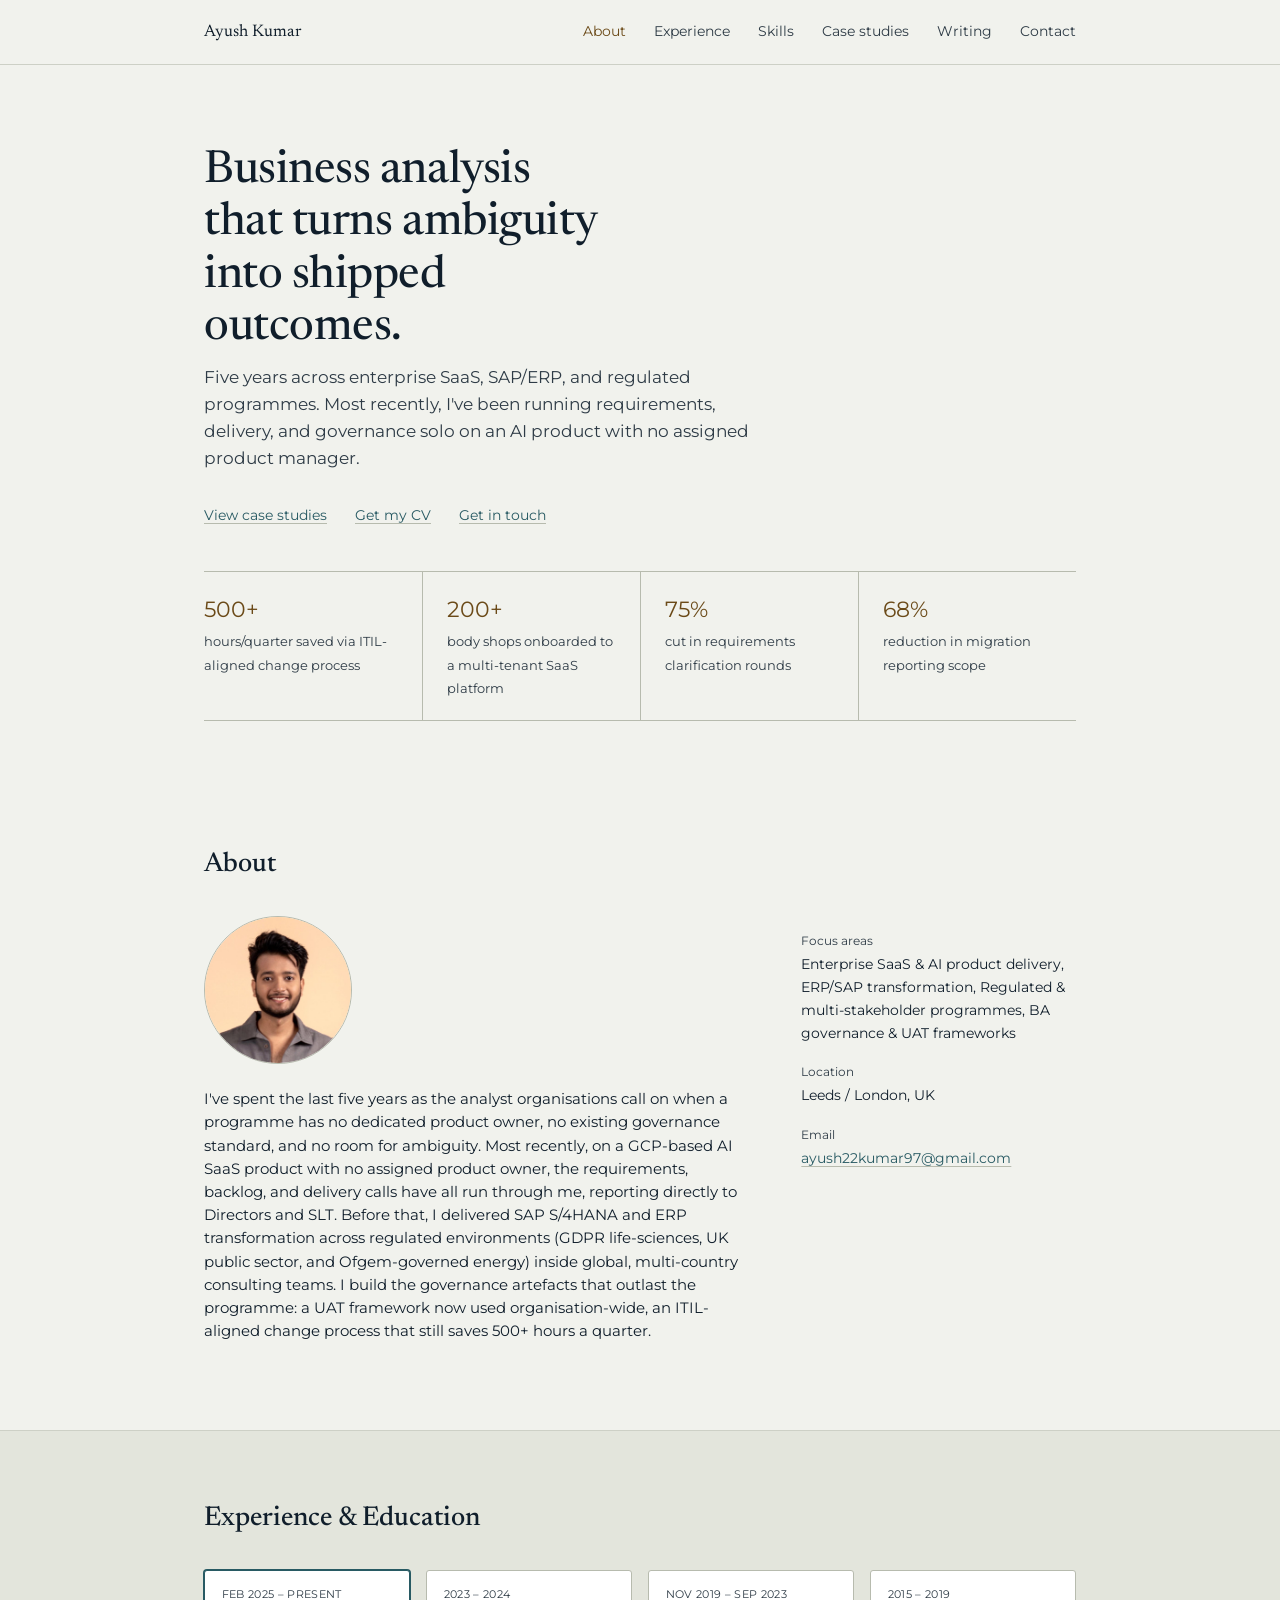
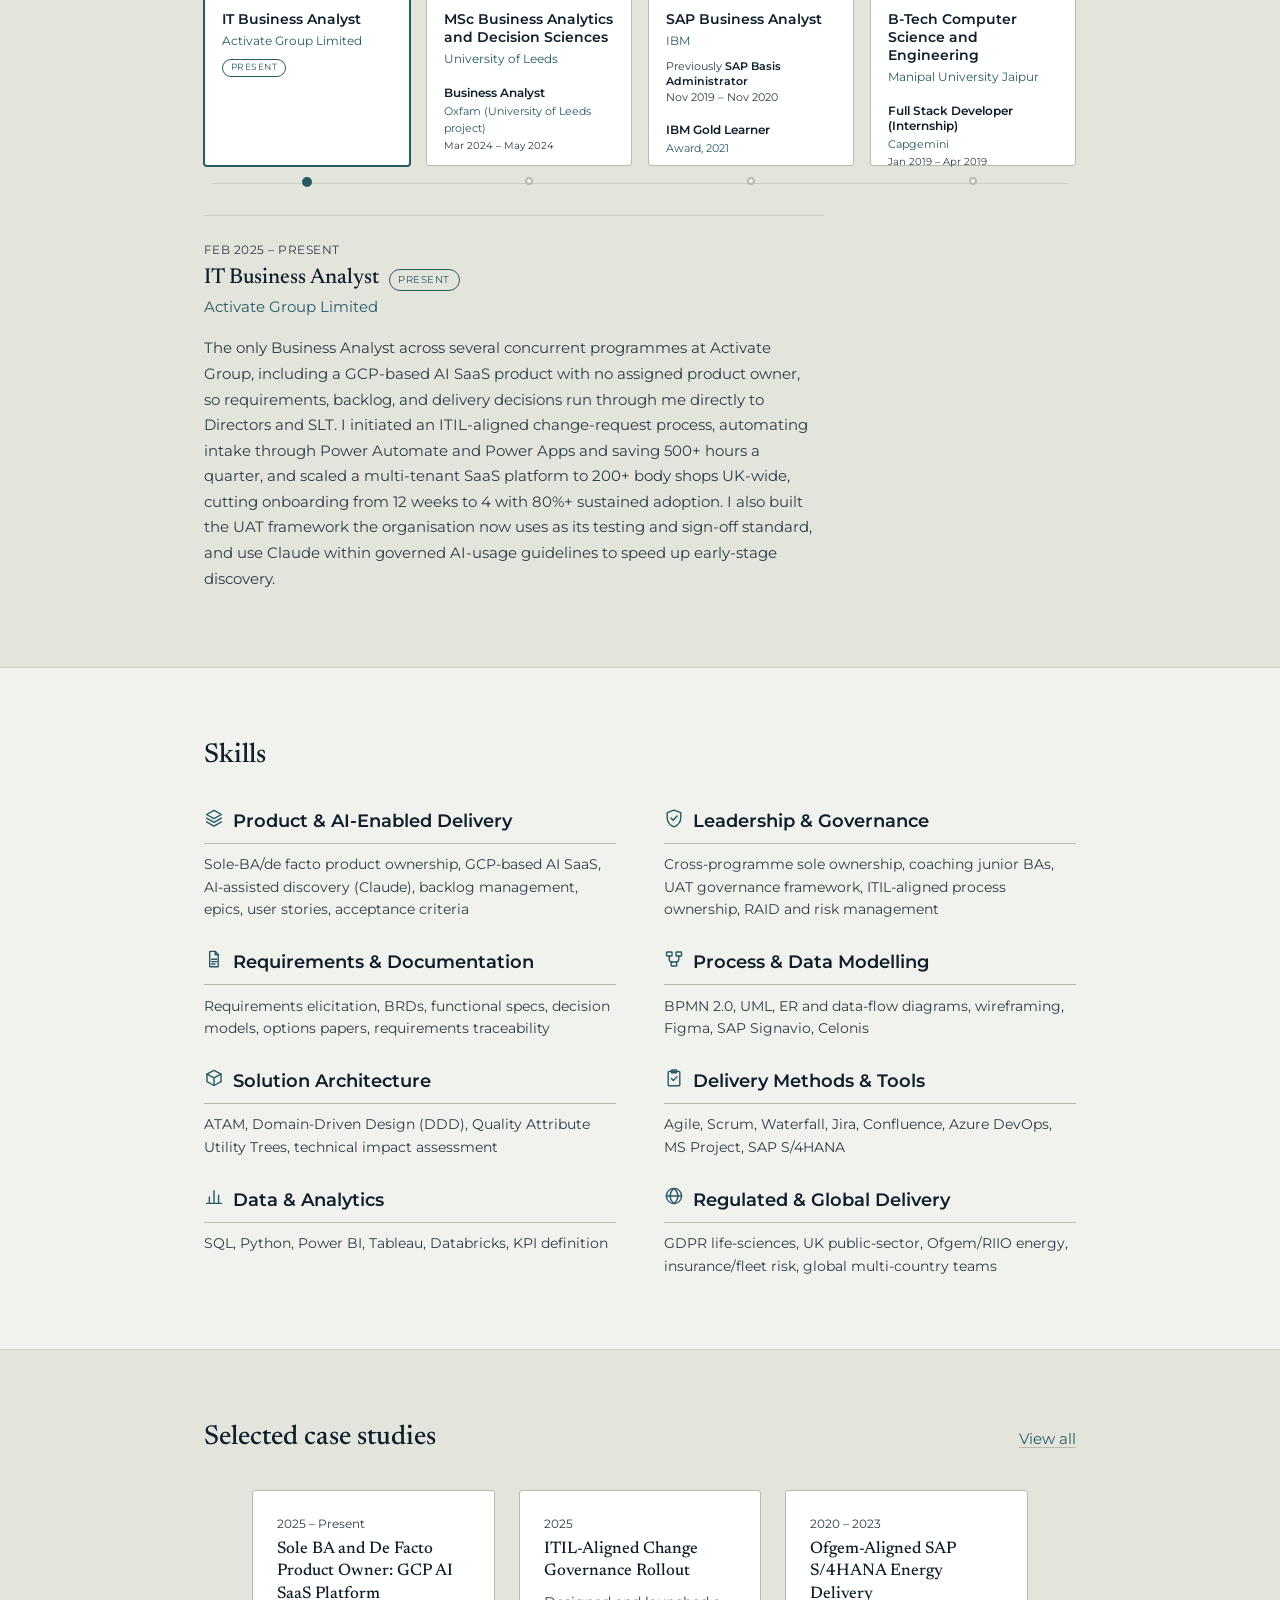
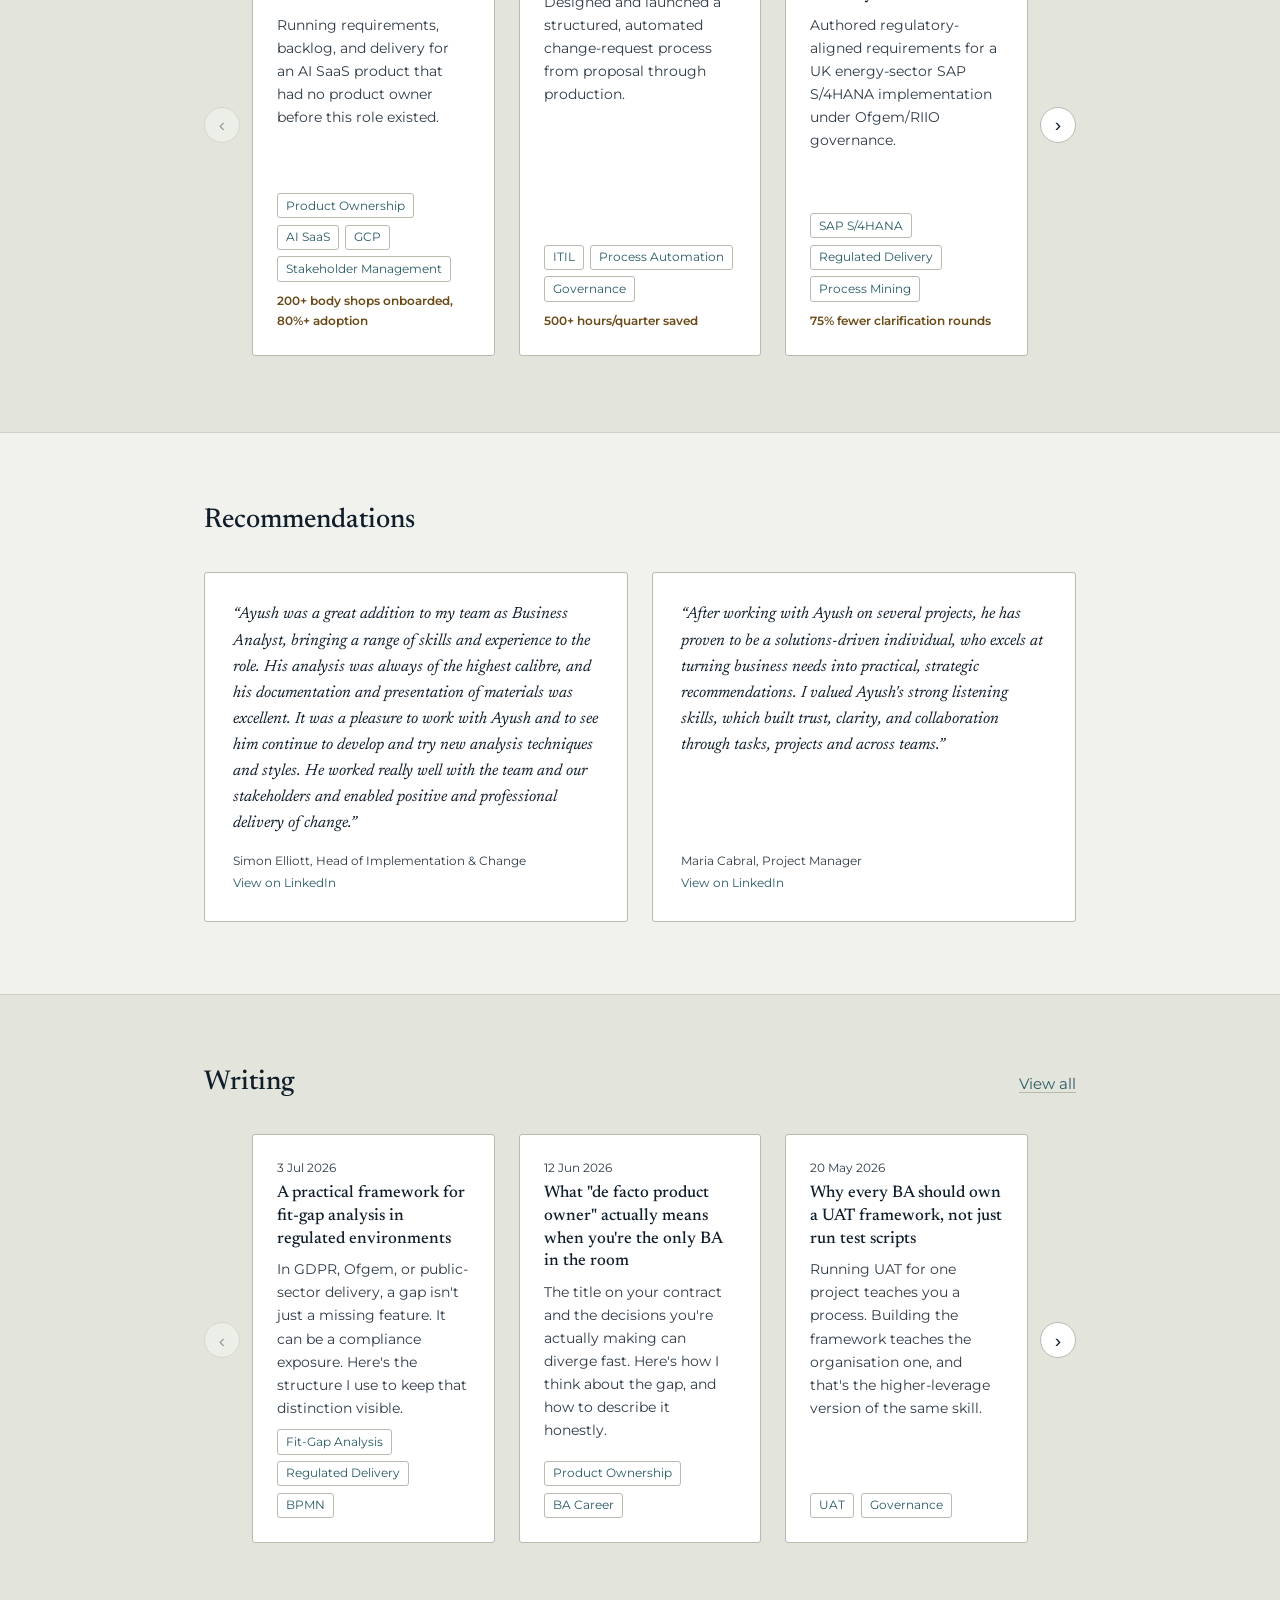
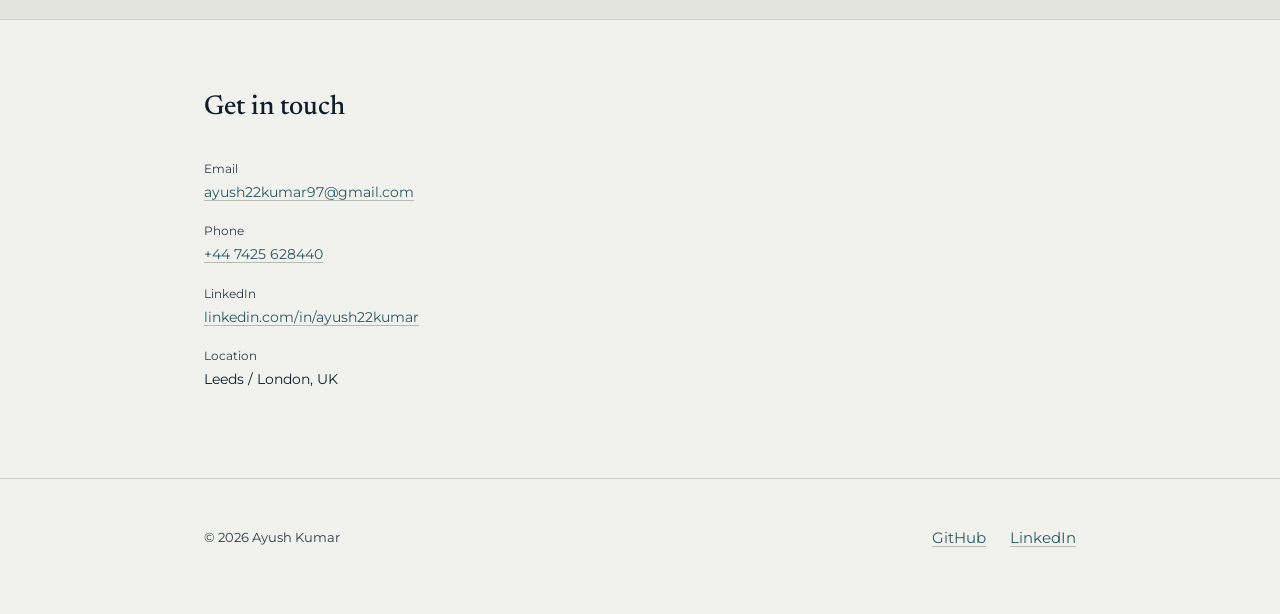
<file: Claude outputs/portfolio-site 4/index.html>
<!DOCTYPE html>
<html lang="en">
<head>
<meta charset="UTF-8" />
<meta name="viewport" content="width=device-width, initial-scale=1.0" />
<title>Ayush Kumar | Business Analyst</title>
<meta name="description" content="Portfolio of Ayush Kumar, Business Analyst, with 5+ years across enterprise SaaS, SAP/ERP, and regulated programme delivery. Case studies, experience, and writing." />
<link rel="icon" type="image/svg+xml" href="favicon.svg" />

<!-- Open Graph / social share preview (static, works even before JS runs) -->
<meta property="og:type" content="website" />
<meta property="og:title" content="Ayush Kumar | Business Analyst" />
<meta property="og:description" content="5+ years across enterprise SaaS, SAP/ERP, and regulated programme delivery, with requirements, delivery, and governance owned end to end. Case studies, experience, and writing." />
<meta property="og:image" content="assets/og-image.png" />
<meta property="og:url" content="https://YOUR-GITHUB-USERNAME.github.io/portfolio/" />
<meta name="twitter:card" content="summary_large_image" />
<meta name="twitter:title" content="Ayush Kumar | Business Analyst" />
<meta name="twitter:description" content="5+ years across enterprise SaaS, SAP/ERP, and regulated programme delivery, with requirements, delivery, and governance owned end to end." />
<meta name="twitter:image" content="assets/og-image.png" />

<link rel="preconnect" href="https://fonts.googleapis.com" />
<link rel="preconnect" href="https://fonts.gstatic.com" crossorigin />
<link href="https://fonts.googleapis.com/css2?family=Newsreader:ital,wght@0,400;0,500;0,600;1,400&family=Montserrat:wght@400;500;600;700&display=swap" rel="stylesheet" />
<link rel="stylesheet" href="css/styles.css" />

<script type="application/ld+json">
{
  "@context": "https://schema.org",
  "@type": "Person",
  "name": "Ayush Kumar",
  "jobTitle": "Business Analyst",
  "url": "https://YOUR-GITHUB-USERNAME.github.io/portfolio/",
  "sameAs": ["https://www.linkedin.com/in/ayush22kumar/", "https://github.com/ayush22kumar"],
  "email": "ayush22kumar97@gmail.com",
  "address": { "@type": "PostalAddress", "addressLocality": "Leeds/London", "addressCountry": "UK" }
}
</script>
</head>
<body data-page="home">

<a class="skip-link" href="#main-content">Skip to content</a>

<nav class="nav">
  <div class="nav-inner">
    <a class="nav-name" href="index.html">Ayush Kumar</a>
    <button class="nav-toggle" aria-label="Toggle menu">Menu</button>
    <ul class="nav-links">
      <li><a href="index.html#about" data-page="home">About</a></li>
      <li><a href="index.html#experience">Experience</a></li>
      <li><a href="index.html#skills">Skills</a></li>
      <li><a href="projects.html" data-page="projects">Case studies</a></li>
      <li><a href="blog.html" data-page="blog">Writing</a></li>
      <li><a href="index.html#contact">Contact</a></li>
    </ul>
  </div>
</nav>

<noscript>
  <div class="wrap" style="padding: 2rem 1.5rem;">
    <h1>Ayush Kumar | Business Analyst</h1>
    <p>5+ years across enterprise SaaS, SAP/ERP, and regulated programme delivery, with requirements, delivery, and governance owned end to end. This site works best with JavaScript enabled. In the meantime, you can reach me at
      <a href="mailto:ayush22kumar97@gmail.com">ayush22kumar97@gmail.com</a> or on
      <a href="https://www.linkedin.com/in/ayush22kumar/">LinkedIn</a>.</p>
  </div>
</noscript>

<main id="main-content">

<header class="hero">
  <div class="wrap">
    <h1>Business analysis that turns ambiguity into shipped outcomes.</h1>
    <p class="role">Five years across enterprise SaaS, SAP/ERP, and regulated programmes. Most recently, I've been running requirements, delivery, and governance solo on an AI product with no assigned product manager.</p>
    <div class="cta-row">
      <a href="projects.html">View case studies</a>
      <button type="button" class="link-btn" id="open-cv-modal">Get my CV</button>
      <a href="index.html#contact">Get in touch</a>
    </div>
    <div class="ledger" id="ledger"></div>
  </div>
</header>

<section class="section" id="about">
  <div class="wrap">
    <div class="section-head"><h2>About</h2></div>
    <div class="about-grid">
      <div>
        <div id="about-photo"></div>
        <p id="about-body"></p>
      </div>
      <dl class="fact-list" id="about-facts"></dl>
    </div>
  </div>
</section>

<section class="section section--alt" id="experience">
  <div class="wrap">
    <div class="section-head"><h2>Experience &amp; Education</h2></div>
    <div class="timeline" id="career-timeline">
      <div class="timeline-cards" id="timeline-cards" role="tablist" aria-label="Career and education timeline"></div>
      <div class="timeline-ribbon" id="timeline-ribbon" aria-hidden="true"></div>
      <div class="timeline-panel" id="timeline-panel" role="tabpanel"></div>
    </div>
  </div>
</section>

<section class="section" id="skills">
  <div class="wrap">
    <div class="section-head"><h2>Skills</h2></div>
    <div class="skills-grid" id="skills-grid"></div>
  </div>
</section>

<section class="section section--alt" id="featured-work">
  <div class="wrap">
    <div class="section-head">
      <h2>Selected case studies</h2>
      <a href="projects.html">View all</a>
    </div>
    <div class="carousel">
      <button type="button" class="carousel-arrow carousel-arrow--prev" data-carousel-target="featured-projects" aria-label="Scroll case studies left">‹</button>
      <div class="card-list card-list--carousel" id="featured-projects"></div>
      <button type="button" class="carousel-arrow carousel-arrow--next" data-carousel-target="featured-projects" aria-label="Scroll case studies right">›</button>
    </div>
  </div>
</section>

<section class="section" id="testimonials">
  <div class="wrap">
    <div class="section-head"><h2>Recommendations</h2></div>
    <div id="testimonials-list"></div>
  </div>
</section>

<section class="section section--alt" id="writing">
  <div class="wrap">
    <div class="section-head">
      <h2>Writing</h2>
      <a href="blog.html">View all</a>
    </div>
    <div class="carousel">
      <button type="button" class="carousel-arrow carousel-arrow--prev" data-carousel-target="featured-posts" aria-label="Scroll writing left">‹</button>
      <div class="card-list card-list--carousel" id="featured-posts"></div>
      <button type="button" class="carousel-arrow carousel-arrow--next" data-carousel-target="featured-posts" aria-label="Scroll writing right">›</button>
    </div>
  </div>
</section>

<section class="section" id="contact">
  <div class="wrap">
    <div class="section-head"><h2>Get in touch</h2></div>
    <dl class="fact-list">
      <dt>Email</dt><dd><a href="mailto:ayush22kumar97@gmail.com">ayush22kumar97@gmail.com</a></dd>
      <dt>Phone</dt><dd><a href="tel:+447425628440">+44 7425 628440</a></dd>
      <dt>LinkedIn</dt><dd><a href="https://www.linkedin.com/in/ayush22kumar/">linkedin.com/in/ayush22kumar</a></dd>
      <dt>Location</dt><dd>Leeds / London, UK</dd>
    </dl>
  </div>
</section>

</main>

<footer class="footer">
  <div class="wrap">
    <small>© <span id="year"></span> Ayush Kumar</small>
    <ul class="footer-links">
      <li><a href="https://github.com/ayush22kumar">GitHub</a></li>
      <li><a href="https://www.linkedin.com/in/ayush22kumar/">LinkedIn</a></li>
    </ul>
  </div>
</footer>

<div class="cv-modal-backdrop" id="cv-modal-backdrop" hidden>
  <div class="cv-modal" role="dialog" aria-modal="true" aria-labelledby="cv-modal-title">
    <button type="button" class="cv-modal-close" id="cv-modal-close" aria-label="Close">&times;</button>
    <h3 id="cv-modal-title">Request my CV</h3>
    <p class="cv-modal-copy">Leave your details and I'll follow up with a CV tailored to your role.</p>
    <form id="cv-modal-form" novalidate>
      <label for="cv-name">Name</label>
      <input type="text" id="cv-name" name="name" autocomplete="name" required />
      <label for="cv-email">Email</label>
      <input type="email" id="cv-email" name="email" autocomplete="email" required />
      <label for="cv-company">Company</label>
      <input type="text" id="cv-company" name="company" autocomplete="organization" required />
      <button type="submit" class="cv-modal-submit">Request CV</button>
      <p class="cv-modal-status" id="cv-modal-status" role="status" aria-live="polite"></p>
    </form>
  </div>
</div>

<script src="js/data.js"></script>
<script src="js/render.js"></script>
</body>
</html>
</file>
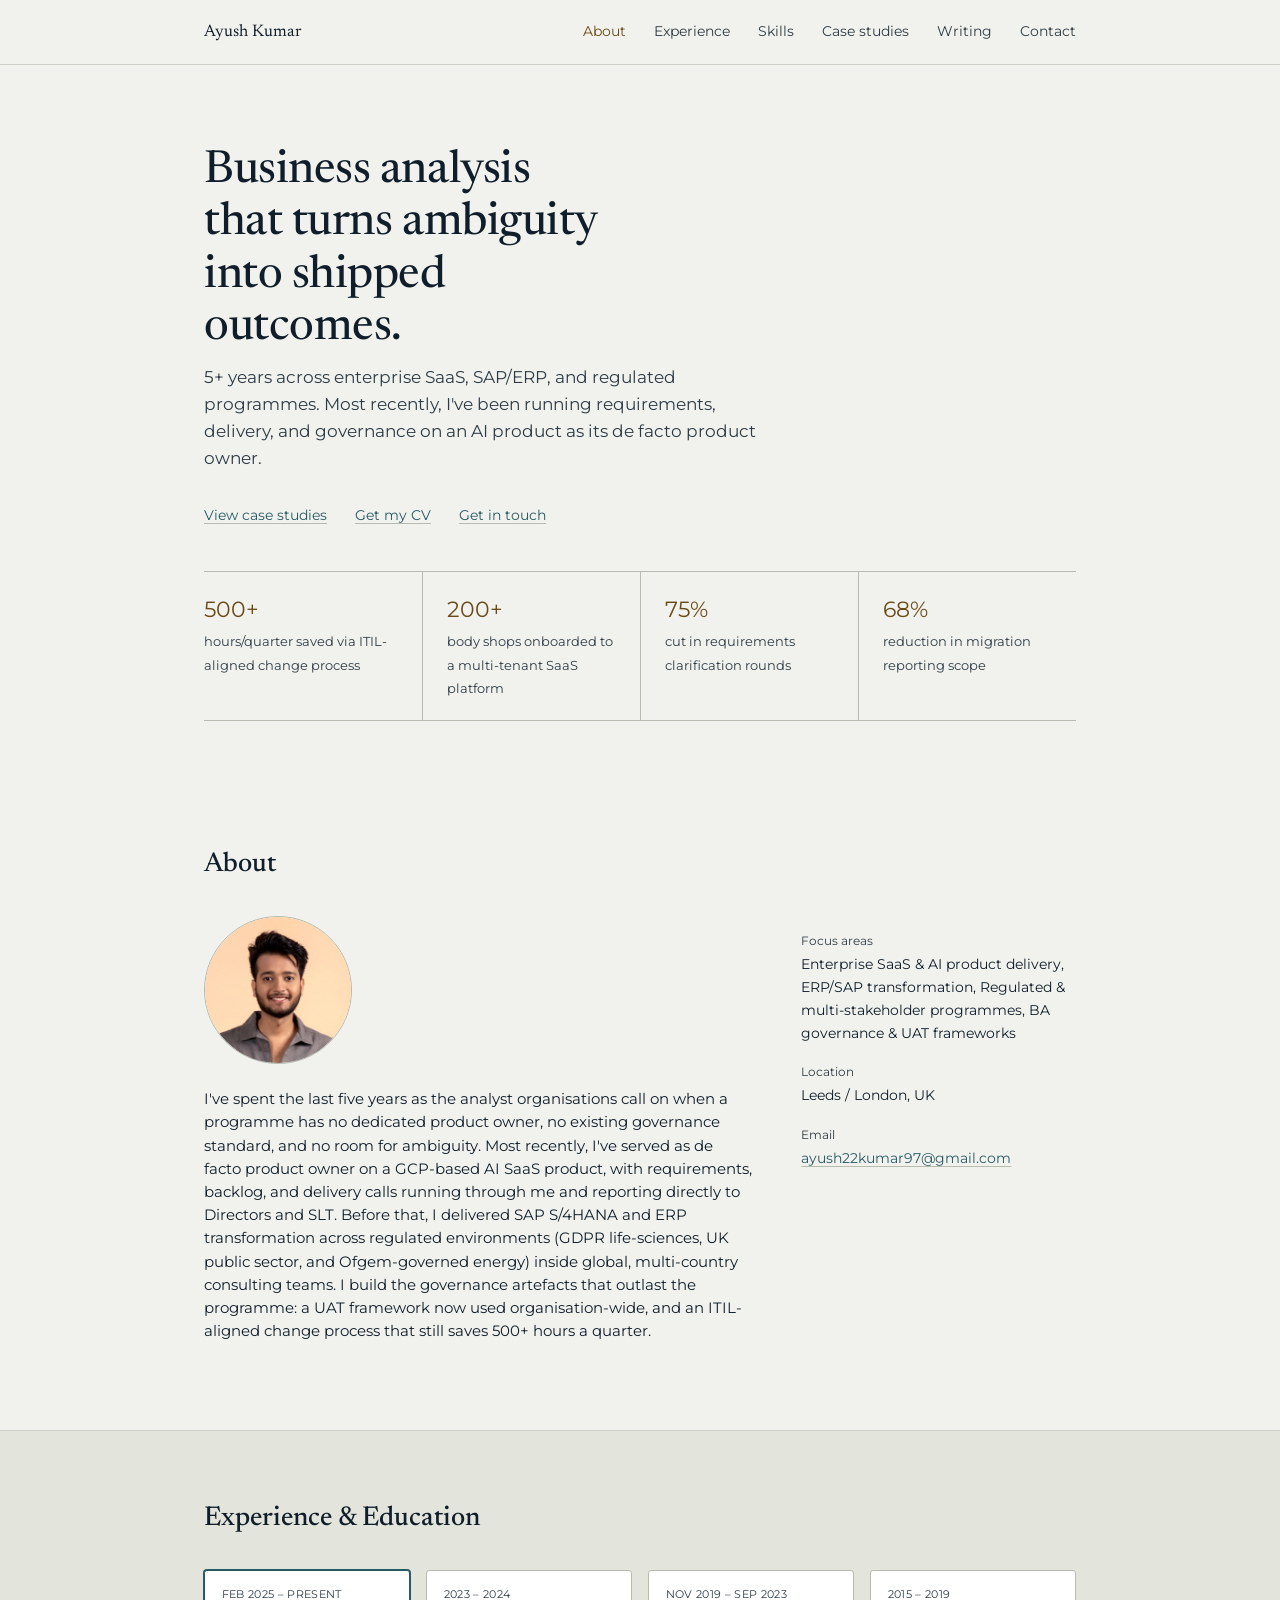
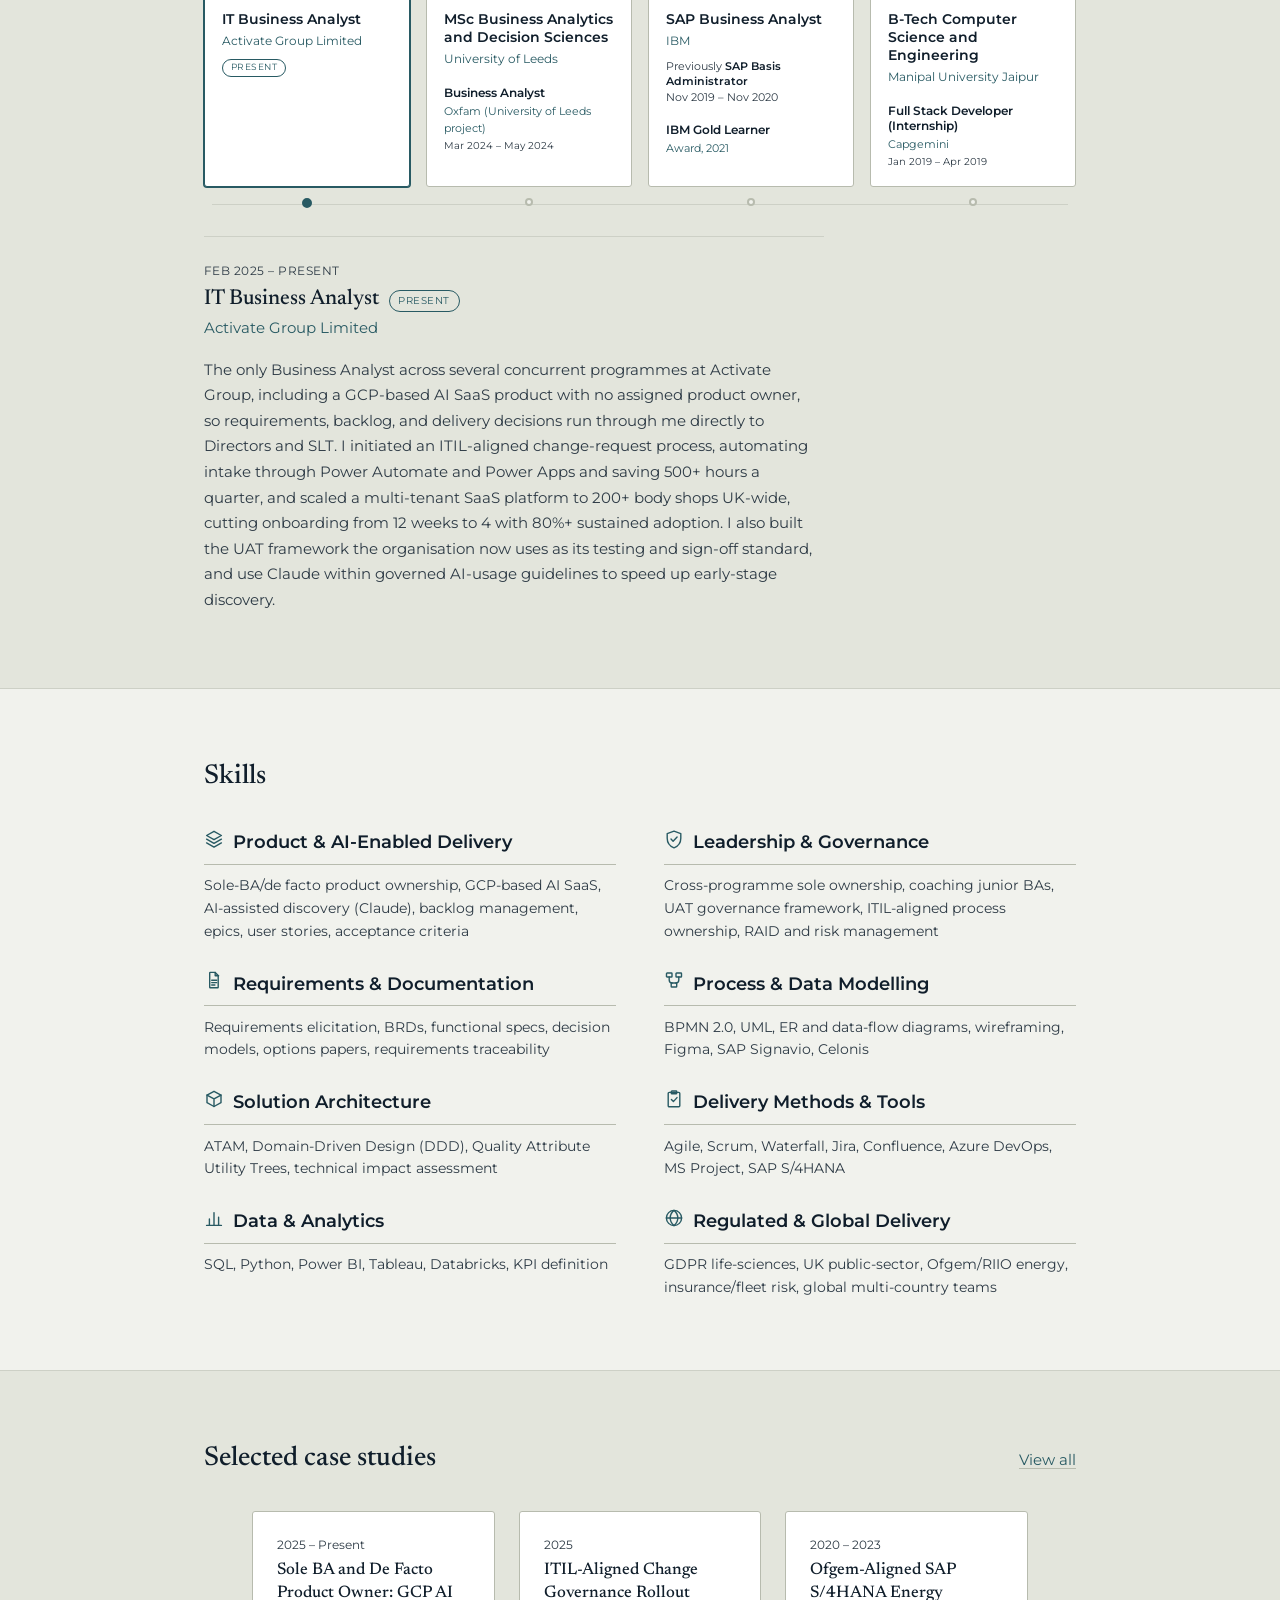
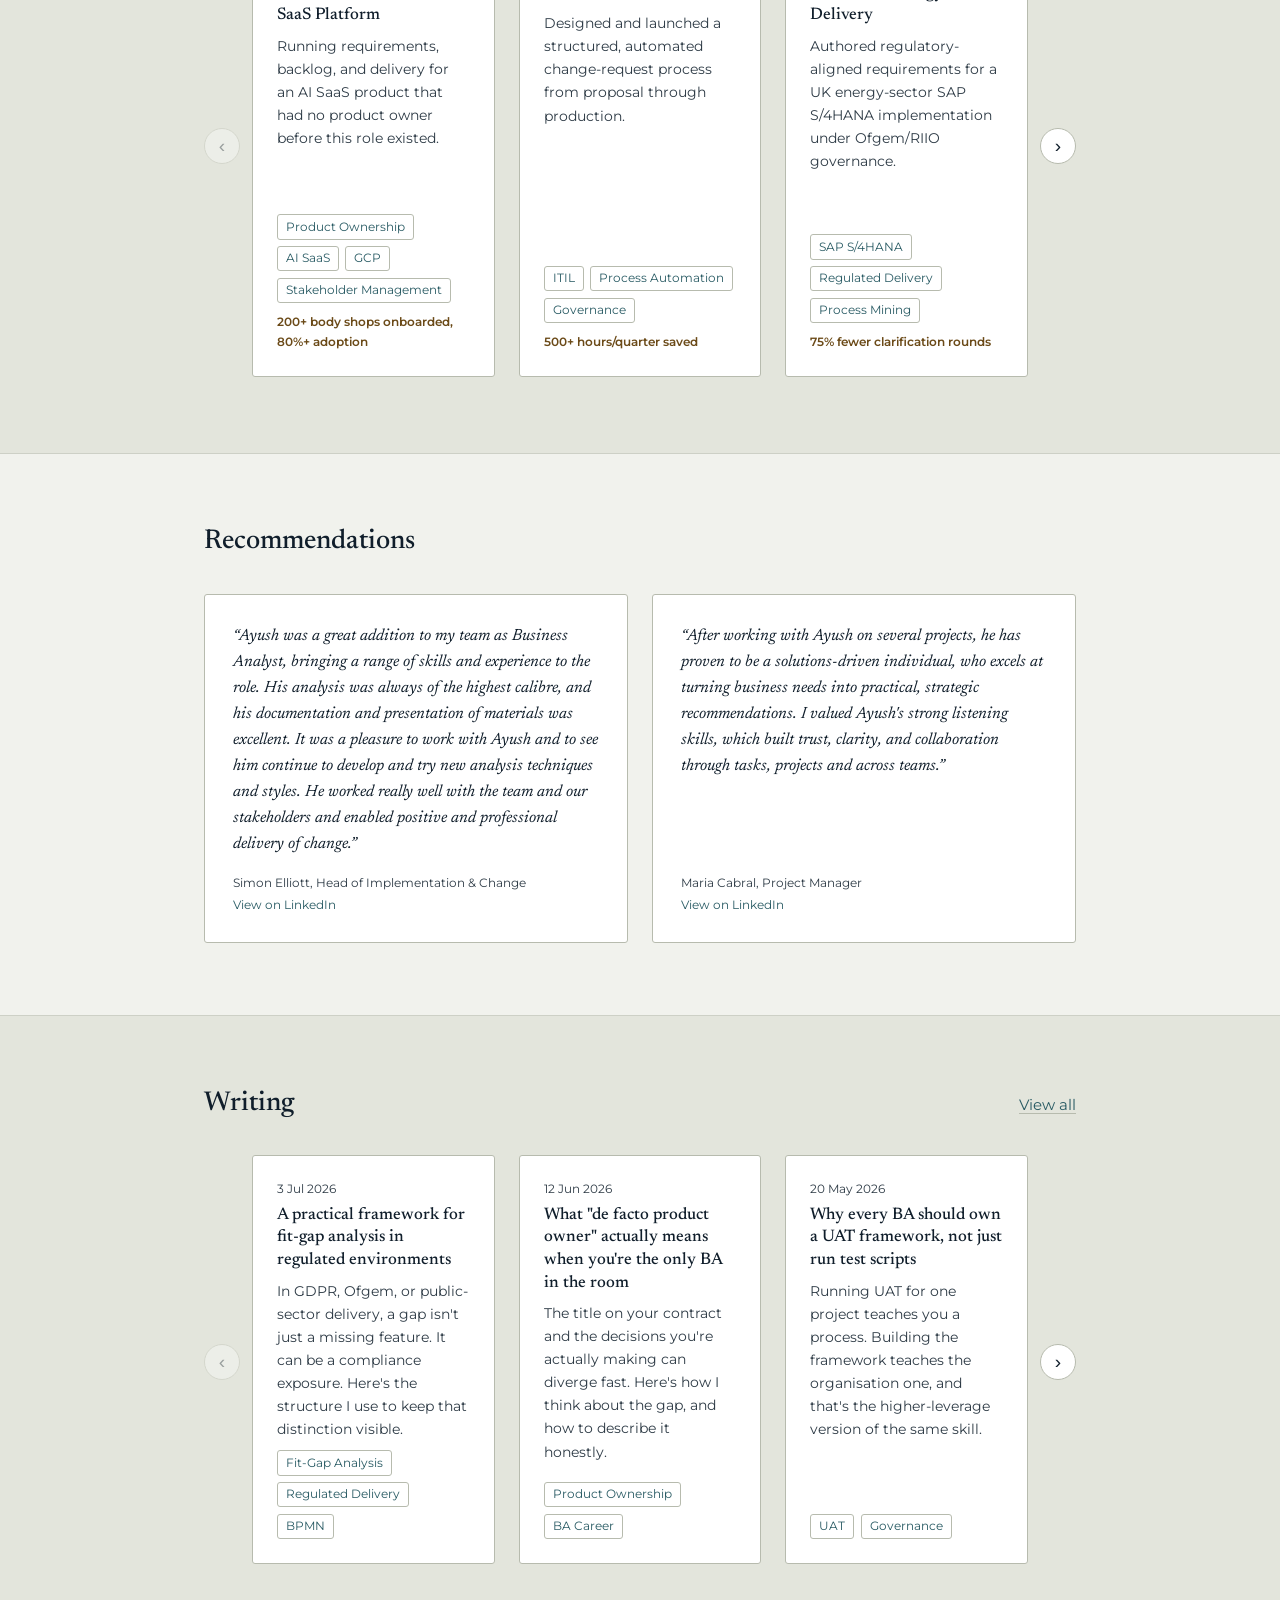
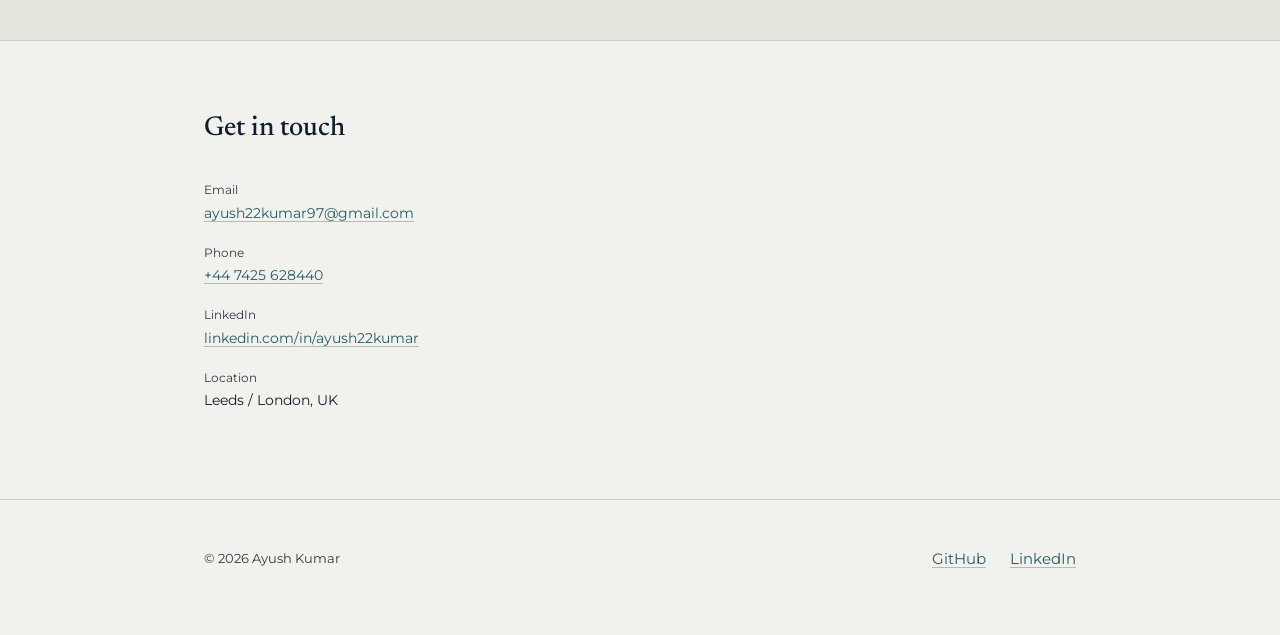
<file: Claude outputs/portfolio-site 6/index.html>
<!DOCTYPE html>
<html lang="en">
<head>
<meta charset="UTF-8" />
<meta name="viewport" content="width=device-width, initial-scale=1.0" />
<title>Ayush Kumar | Business Analyst</title>
<meta name="description" content="Portfolio of Ayush Kumar, Business Analyst, with 5+ years across enterprise SaaS, SAP/ERP, and regulated programme delivery. Case studies, experience, and writing." />
<link rel="icon" type="image/svg+xml" href="favicon.svg" />

<!-- Open Graph / social share preview (static, works even before JS runs) -->
<meta property="og:type" content="website" />
<meta property="og:title" content="Ayush Kumar | Business Analyst" />
<meta property="og:description" content="5+ years across enterprise SaaS, SAP/ERP, and regulated programme delivery, with requirements, delivery, and governance owned end to end. Case studies, experience, and writing." />
<meta property="og:image" content="assets/og-image.png" />
<meta property="og:url" content="https://YOUR-GITHUB-USERNAME.github.io/portfolio/" />
<meta name="twitter:card" content="summary_large_image" />
<meta name="twitter:title" content="Ayush Kumar | Business Analyst" />
<meta name="twitter:description" content="5+ years across enterprise SaaS, SAP/ERP, and regulated programme delivery, with requirements, delivery, and governance owned end to end." />
<meta name="twitter:image" content="assets/og-image.png" />

<link rel="preconnect" href="https://fonts.googleapis.com" />
<link rel="preconnect" href="https://fonts.gstatic.com" crossorigin />
<link href="https://fonts.googleapis.com/css2?family=Newsreader:ital,wght@0,400;0,500;0,600;1,400&family=Montserrat:wght@400;500;600;700&display=swap" rel="stylesheet" />
<link rel="stylesheet" href="css/styles.css" />

<script type="application/ld+json">
{
  "@context": "https://schema.org",
  "@type": "Person",
  "name": "Ayush Kumar",
  "jobTitle": "Business Analyst",
  "url": "https://YOUR-GITHUB-USERNAME.github.io/portfolio/",
  "sameAs": ["https://www.linkedin.com/in/ayush22kumar/", "https://github.com/ayush22kumar"],
  "email": "ayush22kumar97@gmail.com",
  "address": { "@type": "PostalAddress", "addressLocality": "Leeds/London", "addressCountry": "UK" }
}
</script>
</head>
<body data-page="home">

<a class="skip-link" href="#main-content">Skip to content</a>

<nav class="nav">
  <div class="nav-inner">
    <a class="nav-name" href="index.html">Ayush Kumar</a>
    <button class="nav-toggle" aria-label="Toggle menu">Menu</button>
    <ul class="nav-links">
      <li><a href="index.html#about" data-page="home">About</a></li>
      <li><a href="index.html#experience">Experience</a></li>
      <li><a href="index.html#skills">Skills</a></li>
      <li><a href="projects.html" data-page="projects">Case studies</a></li>
      <li><a href="blog.html" data-page="blog">Writing</a></li>
      <li><a href="index.html#contact">Contact</a></li>
    </ul>
  </div>
</nav>

<noscript>
  <div class="wrap" style="padding: 2rem 1.5rem;">
    <h1>Ayush Kumar | Business Analyst</h1>
    <p>5+ years across enterprise SaaS, SAP/ERP, and regulated programme delivery, with requirements, delivery, and governance owned end to end. This site works best with JavaScript enabled. In the meantime, you can reach me at
      <a href="mailto:ayush22kumar97@gmail.com">ayush22kumar97@gmail.com</a> or on
      <a href="https://www.linkedin.com/in/ayush22kumar/">LinkedIn</a>.</p>
  </div>
</noscript>

<main id="main-content">

<header class="hero">
  <div class="wrap">
    <h1>Business analysis that turns ambiguity into shipped outcomes.</h1>
    <p class="role">5+ years across enterprise SaaS, SAP/ERP, and regulated programmes. Most recently, I've been running requirements, delivery, and governance on an AI product as its de facto product owner.</p>
    <div class="cta-row">
      <a href="projects.html">View case studies</a>
      <button type="button" class="link-btn" id="open-cv-modal">Get my CV</button>
      <a href="index.html#contact">Get in touch</a>
    </div>
    <div class="ledger" id="ledger"></div>
  </div>
</header>

<section class="section" id="about">
  <div class="wrap">
    <div class="section-head"><h2>About</h2></div>
    <div class="about-grid">
      <div>
        <div id="about-photo"></div>
        <p id="about-body"></p>
      </div>
      <dl class="fact-list" id="about-facts"></dl>
    </div>
  </div>
</section>

<section class="section section--alt" id="experience">
  <div class="wrap">
    <div class="section-head"><h2>Experience &amp; Education</h2></div>
    <div class="timeline" id="career-timeline">
      <div class="timeline-cards" id="timeline-cards" role="tablist" aria-label="Career and education timeline"></div>
      <div class="timeline-ribbon" id="timeline-ribbon" aria-hidden="true"></div>
      <div class="timeline-panel" id="timeline-panel" role="tabpanel"></div>
    </div>
  </div>
</section>

<section class="section" id="skills">
  <div class="wrap">
    <div class="section-head"><h2>Skills</h2></div>
    <div class="skills-grid" id="skills-grid"></div>
  </div>
</section>

<section class="section section--alt" id="featured-work">
  <div class="wrap">
    <div class="section-head">
      <h2>Selected case studies</h2>
      <a href="projects.html">View all</a>
    </div>
    <div class="carousel">
      <button type="button" class="carousel-arrow carousel-arrow--prev" data-carousel-target="featured-projects" aria-label="Scroll case studies left">‹</button>
      <div class="card-list card-list--carousel" id="featured-projects"></div>
      <button type="button" class="carousel-arrow carousel-arrow--next" data-carousel-target="featured-projects" aria-label="Scroll case studies right">›</button>
    </div>
  </div>
</section>

<section class="section" id="testimonials">
  <div class="wrap">
    <div class="section-head"><h2>Recommendations</h2></div>
    <div id="testimonials-list"></div>
  </div>
</section>

<section class="section section--alt" id="writing">
  <div class="wrap">
    <div class="section-head">
      <h2>Writing</h2>
      <a href="blog.html">View all</a>
    </div>
    <div class="carousel">
      <button type="button" class="carousel-arrow carousel-arrow--prev" data-carousel-target="featured-posts" aria-label="Scroll writing left">‹</button>
      <div class="card-list card-list--carousel" id="featured-posts"></div>
      <button type="button" class="carousel-arrow carousel-arrow--next" data-carousel-target="featured-posts" aria-label="Scroll writing right">›</button>
    </div>
  </div>
</section>

<section class="section" id="contact">
  <div class="wrap">
    <div class="section-head"><h2>Get in touch</h2></div>
    <dl class="fact-list">
      <dt>Email</dt><dd><a href="mailto:ayush22kumar97@gmail.com">ayush22kumar97@gmail.com</a></dd>
      <dt>Phone</dt><dd><a href="tel:+447425628440">+44 7425 628440</a></dd>
      <dt>LinkedIn</dt><dd><a href="https://www.linkedin.com/in/ayush22kumar/">linkedin.com/in/ayush22kumar</a></dd>
      <dt>Location</dt><dd>Leeds / London, UK</dd>
    </dl>
  </div>
</section>

</main>

<footer class="footer">
  <div class="wrap">
    <small>© <span id="year"></span> Ayush Kumar</small>
    <ul class="footer-links">
      <li><a href="https://github.com/ayush22kumar">GitHub</a></li>
      <li><a href="https://www.linkedin.com/in/ayush22kumar/">LinkedIn</a></li>
    </ul>
  </div>
</footer>

<div class="cv-modal-backdrop" id="cv-modal-backdrop" hidden>
  <div class="cv-modal" role="dialog" aria-modal="true" aria-labelledby="cv-modal-title">
    <button type="button" class="cv-modal-close" id="cv-modal-close" aria-label="Close">&times;</button>
    <h3 id="cv-modal-title">Request my CV</h3>
    <p class="cv-modal-copy">Leave your details below and you'll receive a copy of my CV shortly.</p>
    <form id="cv-modal-form" novalidate>
      <label for="cv-name">Name</label>
      <input type="text" id="cv-name" name="name" autocomplete="name" required />
      <label for="cv-email">Email</label>
      <input type="email" id="cv-email" name="email" autocomplete="email" required />
      <label for="cv-company">Company</label>
      <input type="text" id="cv-company" name="company" autocomplete="organization" required />
      <button type="submit" class="cv-modal-submit">Request CV</button>
      <p class="cv-modal-status" id="cv-modal-status" role="status" aria-live="polite"></p>
    </form>
  </div>
</div>

<script src="js/data.js"></script>
<script src="js/render.js"></script>
</body>
</html>
</file>
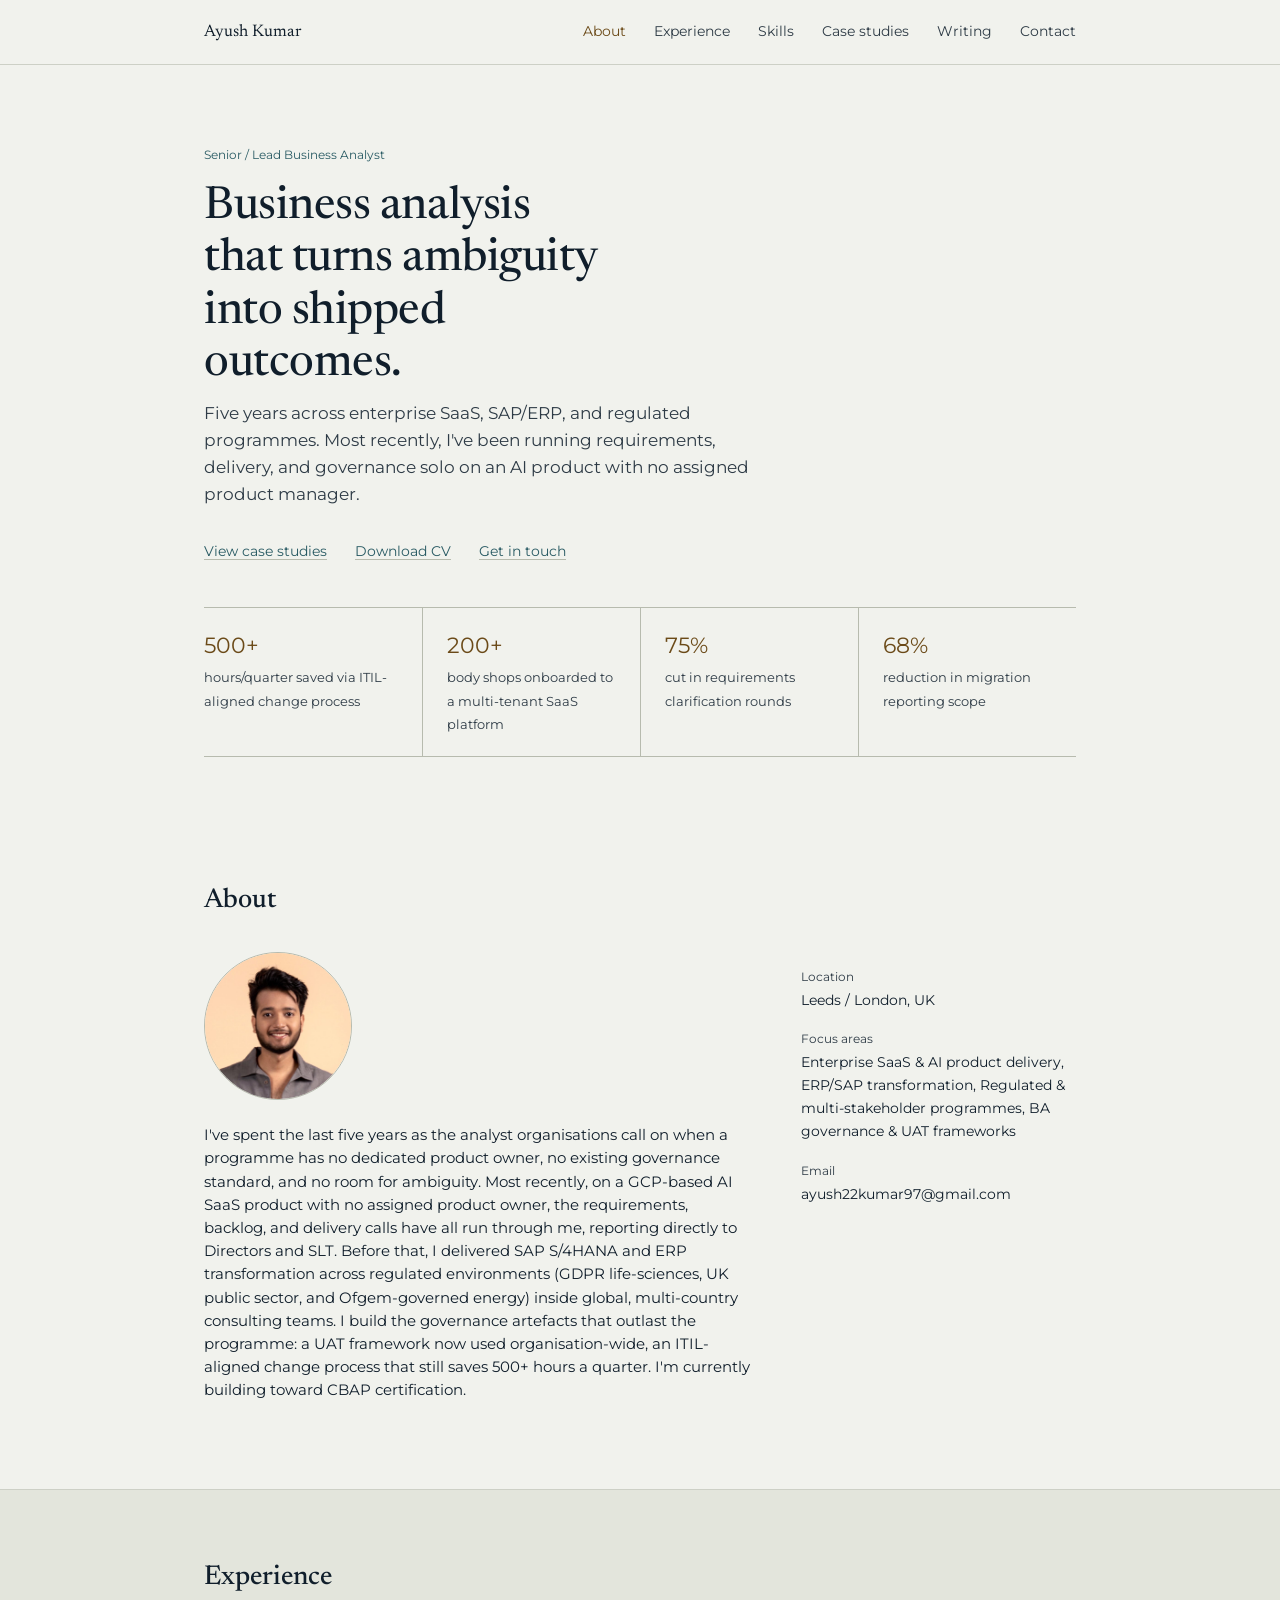
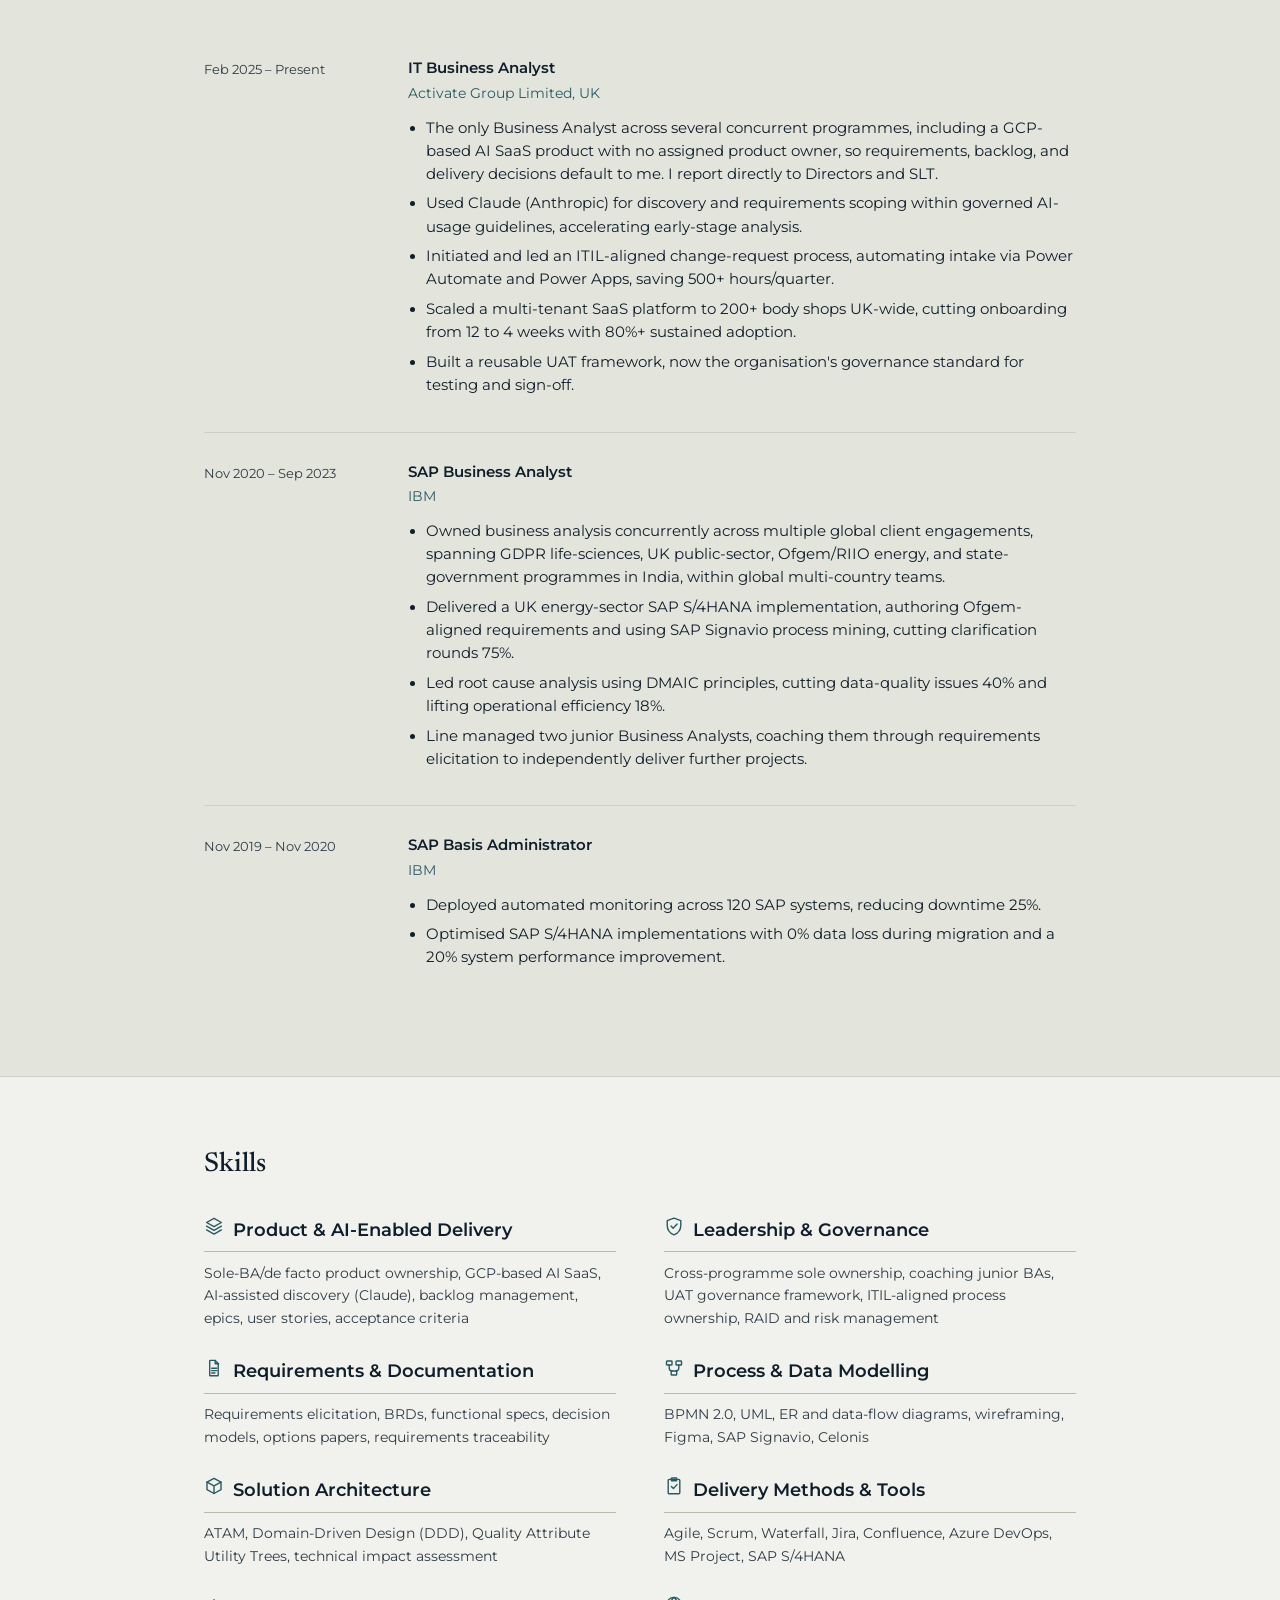
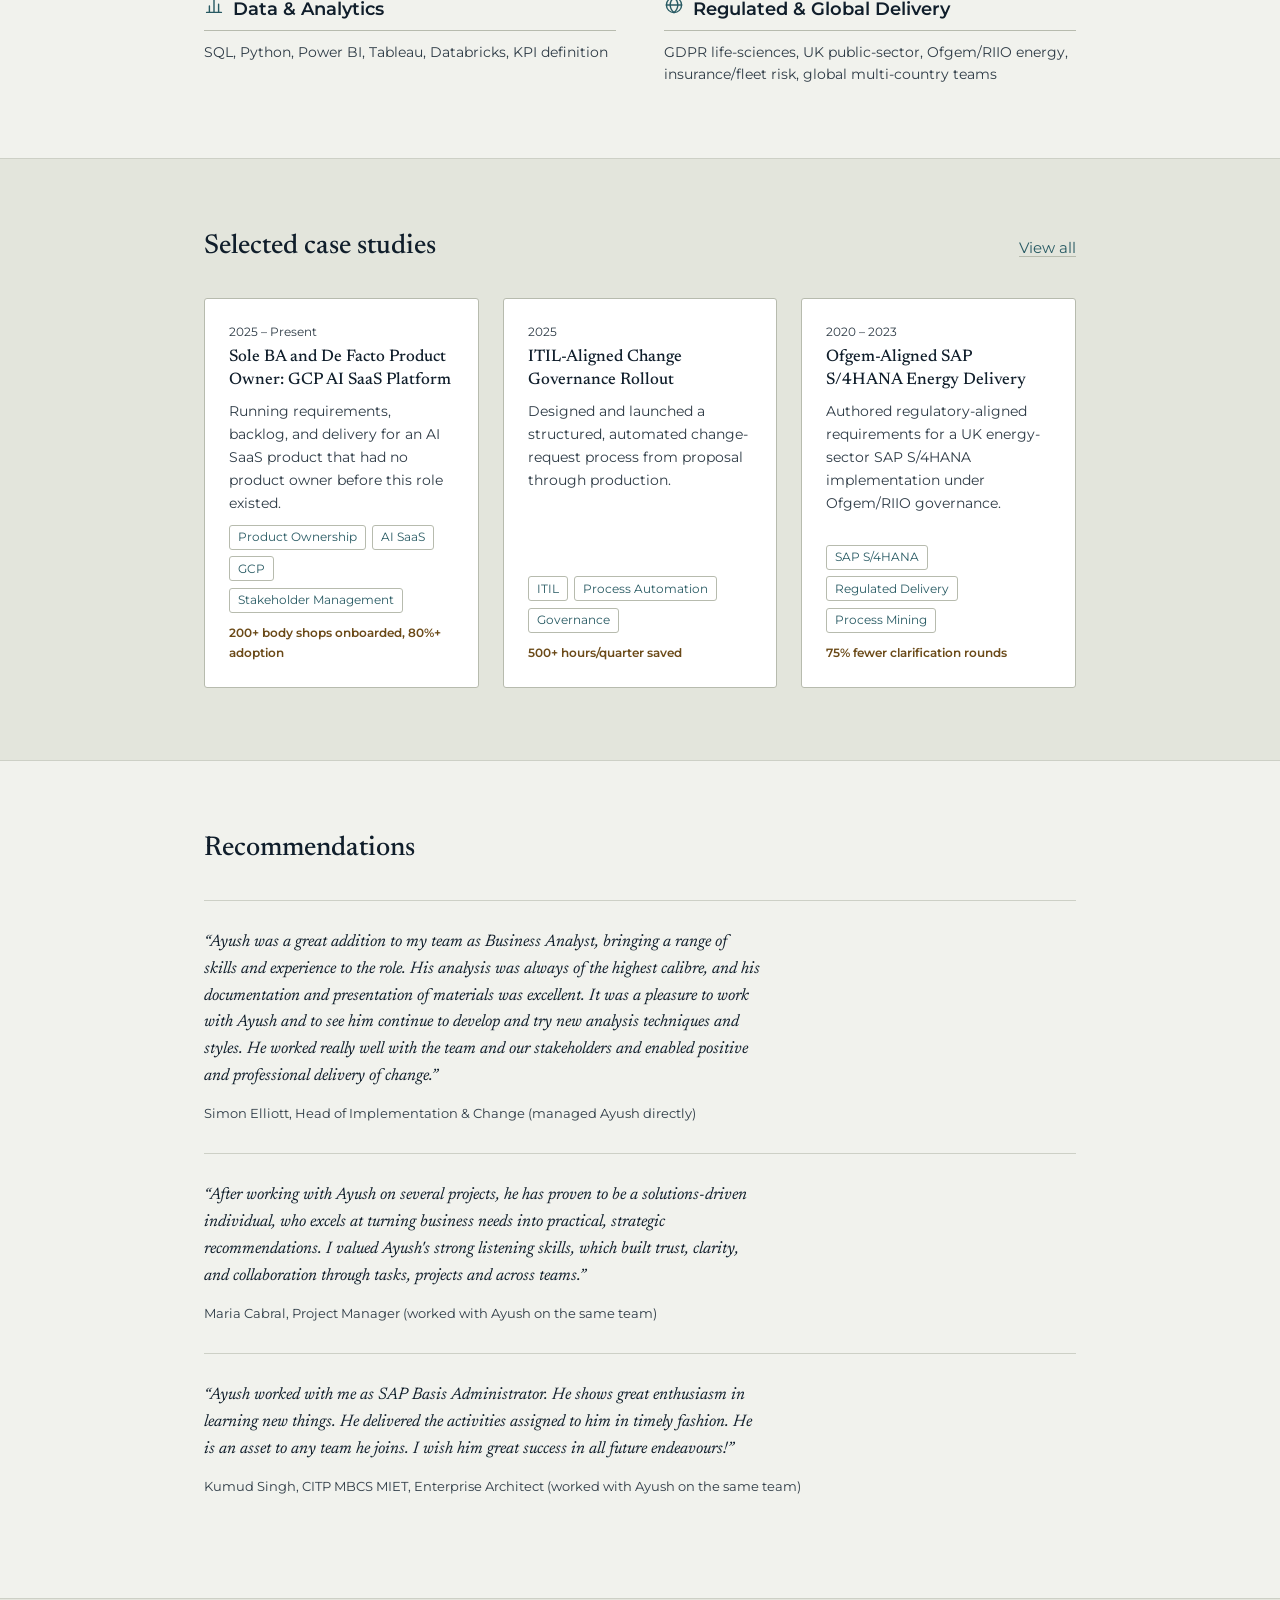
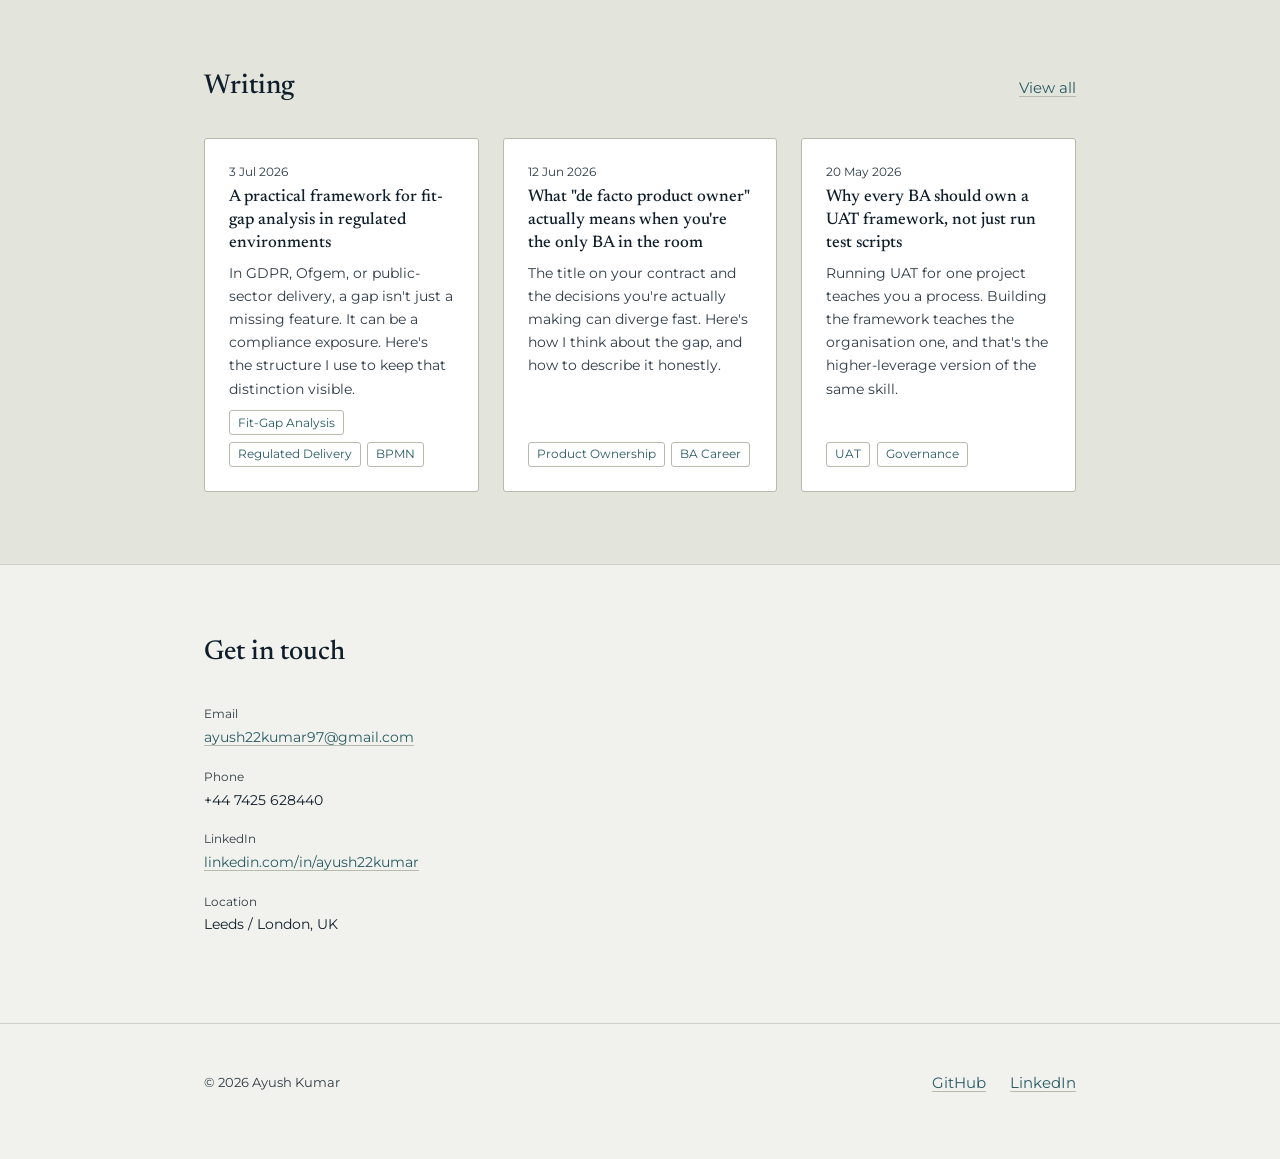
<file: Claude outputs/portfolio-site/index.html>
<!DOCTYPE html>
<html lang="en">
<head>
<meta charset="UTF-8" />
<meta name="viewport" content="width=device-width, initial-scale=1.0" />
<title>Ayush Kumar | Senior / Lead Business Analyst</title>
<meta name="description" content="Portfolio of Ayush Kumar, Senior/Lead Business Analyst, with 5+ years across enterprise SaaS, SAP/ERP, and regulated programme delivery. Case studies, experience, and writing." />
<link rel="icon" type="image/svg+xml" href="favicon.svg" />

<!-- Open Graph / social share preview (static, works even before JS runs) -->
<meta property="og:type" content="website" />
<meta property="og:title" content="Ayush Kumar | Senior / Lead Business Analyst" />
<meta property="og:description" content="5+ years across enterprise SaaS, SAP/ERP, and regulated programme delivery, with requirements, delivery, and governance owned end to end. Case studies, experience, and writing." />
<meta property="og:image" content="assets/og-image.png" />
<meta property="og:url" content="https://YOUR-GITHUB-USERNAME.github.io/portfolio/" />
<meta name="twitter:card" content="summary_large_image" />
<meta name="twitter:title" content="Ayush Kumar | Senior / Lead Business Analyst" />
<meta name="twitter:description" content="5+ years across enterprise SaaS, SAP/ERP, and regulated programme delivery, with requirements, delivery, and governance owned end to end." />
<meta name="twitter:image" content="assets/og-image.png" />

<link rel="preconnect" href="https://fonts.googleapis.com" />
<link rel="preconnect" href="https://fonts.gstatic.com" crossorigin />
<link href="https://fonts.googleapis.com/css2?family=Newsreader:ital,wght@0,400;0,500;0,600;1,400&family=Montserrat:wght@400;500;600;700&display=swap" rel="stylesheet" />
<link rel="stylesheet" href="css/styles.css" />

<script type="application/ld+json">
{
  "@context": "https://schema.org",
  "@type": "Person",
  "name": "Ayush Kumar",
  "jobTitle": "Senior / Lead Business Analyst",
  "url": "https://YOUR-GITHUB-USERNAME.github.io/portfolio/",
  "sameAs": ["https://www.linkedin.com/in/ayush22kumar/", "https://github.com/ayush22kumar"],
  "email": "ayush22kumar97@gmail.com",
  "address": { "@type": "PostalAddress", "addressLocality": "Leeds/London", "addressCountry": "UK" }
}
</script>
</head>
<body data-page="home">

<a class="skip-link" href="#main-content">Skip to content</a>

<nav class="nav">
  <div class="nav-inner">
    <a class="nav-name" href="index.html">Ayush Kumar</a>
    <button class="nav-toggle" aria-label="Toggle menu">Menu</button>
    <ul class="nav-links">
      <li><a href="index.html#about" data-page="home">About</a></li>
      <li><a href="index.html#experience">Experience</a></li>
      <li><a href="index.html#skills">Skills</a></li>
      <li><a href="projects.html" data-page="projects">Case studies</a></li>
      <li><a href="blog.html" data-page="blog">Writing</a></li>
      <li><a href="index.html#contact">Contact</a></li>
    </ul>
  </div>
</nav>

<noscript>
  <div class="wrap" style="padding: 2rem 1.5rem;">
    <h1>Ayush Kumar | Senior / Lead Business Analyst</h1>
    <p>5+ years across enterprise SaaS, SAP/ERP, and regulated programme delivery, with requirements, delivery, and governance owned end to end. This site works best with JavaScript enabled. In the meantime, you can reach me at
      <a href="mailto:ayush22kumar97@gmail.com">ayush22kumar97@gmail.com</a> or on
      <a href="https://www.linkedin.com/in/ayush22kumar/">LinkedIn</a>.</p>
  </div>
</noscript>

<main id="main-content">

<header class="hero">
  <div class="wrap">
    <div class="eyebrow">Senior / Lead Business Analyst</div>
    <h1>Business analysis that turns ambiguity into shipped outcomes.</h1>
    <p class="role">Five years across enterprise SaaS, SAP/ERP, and regulated programmes. Most recently, I've been running requirements, delivery, and governance solo on an AI product with no assigned product manager.</p>
    <div class="cta-row">
      <a href="projects.html">View case studies</a>
      <a href="AyushKumar_SeniorLeadBusinessAnalyst_CV.pdf">Download CV</a>
      <a href="index.html#contact">Get in touch</a>
    </div>
    <div class="ledger" id="ledger"></div>
  </div>
</header>

<section class="section" id="about">
  <div class="wrap">
    <div class="section-head"><h2>About</h2></div>
    <div class="about-grid">
      <div>
        <div id="about-photo"></div>
        <p id="about-body"></p>
      </div>
      <dl class="fact-list" id="about-facts"></dl>
    </div>
  </div>
</section>

<section class="section section--alt" id="experience">
  <div class="wrap">
    <div class="section-head"><h2>Experience</h2></div>
    <div id="experience-list"></div>
  </div>
</section>

<section class="section" id="skills">
  <div class="wrap">
    <div class="section-head"><h2>Skills</h2></div>
    <div class="skills-grid" id="skills-grid"></div>
  </div>
</section>

<section class="section section--alt" id="featured-work">
  <div class="wrap">
    <div class="section-head">
      <h2>Selected case studies</h2>
      <a href="projects.html">View all</a>
    </div>
    <div class="card-list" id="featured-projects"></div>
  </div>
</section>

<section class="section" id="testimonials">
  <div class="wrap">
    <div class="section-head"><h2>Recommendations</h2></div>
    <div id="testimonials-list"></div>
  </div>
</section>

<section class="section section--alt" id="writing">
  <div class="wrap">
    <div class="section-head">
      <h2>Writing</h2>
      <a href="blog.html">View all</a>
    </div>
    <div class="card-list" id="featured-posts"></div>
  </div>
</section>

<section class="section" id="contact">
  <div class="wrap">
    <div class="section-head"><h2>Get in touch</h2></div>
    <dl class="fact-list">
      <dt>Email</dt><dd><a href="mailto:ayush22kumar97@gmail.com">ayush22kumar97@gmail.com</a></dd>
      <dt>Phone</dt><dd>+44 7425 628440</dd>
      <dt>LinkedIn</dt><dd><a href="https://www.linkedin.com/in/ayush22kumar/">linkedin.com/in/ayush22kumar</a></dd>
      <dt>Location</dt><dd>Leeds / London, UK</dd>
    </dl>
  </div>
</section>

</main>

<footer class="footer">
  <div class="wrap">
    <small>© <span id="year"></span> Ayush Kumar</small>
    <ul class="footer-links">
      <li><a href="https://github.com/ayush22kumar">GitHub</a></li>
      <li><a href="https://www.linkedin.com/in/ayush22kumar/">LinkedIn</a></li>
    </ul>
  </div>
</footer>

<script src="js/data.js"></script>
<script src="js/render.js"></script>
</body>
</html>
</file>
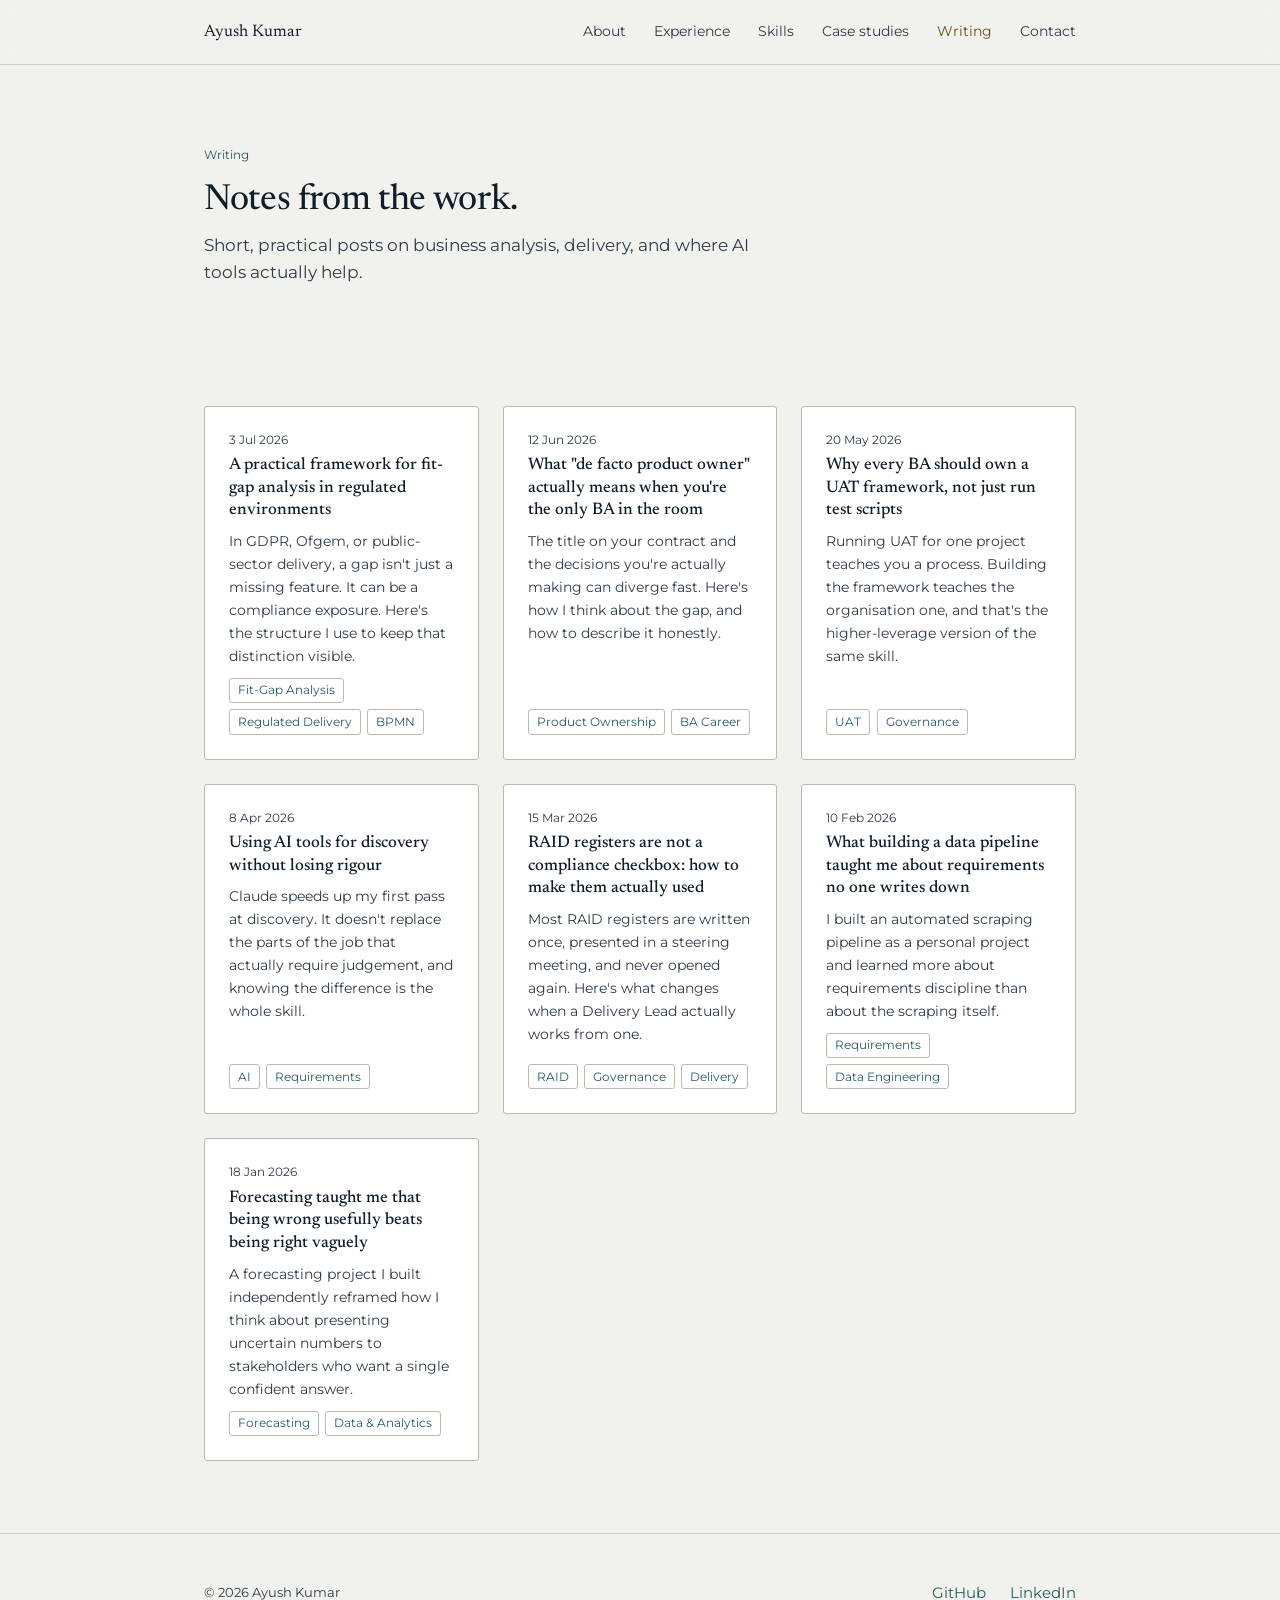
<file: blog.html>
<!DOCTYPE html>
<html lang="en">
<head>
<meta charset="UTF-8" />
<meta name="viewport" content="width=device-width, initial-scale=1.0" />
<title>Writing | Ayush Kumar</title>
<meta name="description" content="Practical writing on business analysis, delivery governance, and using AI tools in BA work, from Ayush Kumar." />
<link rel="icon" type="image/svg+xml" href="favicon.svg" />
<meta property="og:type" content="website" />
<meta property="og:title" content="Writing | Ayush Kumar" />
<meta property="og:description" content="Short, practical posts on business analysis, delivery, and where AI tools actually help." />
<meta property="og:image" content="assets/og-image.png" />
<meta name="twitter:card" content="summary_large_image" />
<link rel="preconnect" href="https://fonts.googleapis.com" />
<link rel="preconnect" href="https://fonts.gstatic.com" crossorigin />
<link href="https://fonts.googleapis.com/css2?family=Newsreader:ital,wght@0,400;0,500;0,600;1,400&family=Montserrat:wght@400;500;600;700&display=swap" rel="stylesheet" />
<link rel="stylesheet" href="css/styles.css" />
</head>
<body data-page="blog">

<a class="skip-link" href="#main-content">Skip to content</a>

<nav class="nav">
  <div class="nav-inner">
    <a class="nav-name" href="index.html">Ayush Kumar</a>
    <button class="nav-toggle" aria-label="Toggle menu">Menu</button>
    <ul class="nav-links">
      <li><a href="index.html#about" data-page="home">About</a></li>
      <li><a href="index.html#experience">Experience</a></li>
      <li><a href="index.html#skills">Skills</a></li>
      <li><a href="projects.html" data-page="projects">Case studies</a></li>
      <li><a href="blog.html" data-page="blog">Writing</a></li>
      <li><a href="index.html#contact">Contact</a></li>
    </ul>
  </div>
</nav>

<noscript>
  <div class="wrap" style="padding: 2rem 1.5rem;">
    <h1>Writing</h1>
    <p>This page works best with JavaScript enabled. Reach me at <a href="mailto:ayush22kumar97@gmail.com">ayush22kumar97@gmail.com</a>.</p>
  </div>
</noscript>

<main id="main-content">

<header class="hero" style="padding-bottom: 1rem;">
  <div class="wrap">
    <div class="eyebrow">Writing</div>
    <h1 style="font-size: var(--step-4);">Notes from the work.</h1>
    <p class="role">Short, practical posts on business analysis, delivery, and where AI tools actually help.</p>
  </div>
</header>

<section class="section">
  <div class="wrap">
    <div class="card-list" id="all-posts"></div>
  </div>
</section>

</main>

<footer class="footer">
  <div class="wrap">
    <small>© <span id="year"></span> Ayush Kumar</small>
    <ul class="footer-links">
      <li><a href="https://github.com/ayush22kumar">GitHub</a></li>
      <li><a href="https://www.linkedin.com/in/ayush22kumar/">LinkedIn</a></li>
    </ul>
  </div>
</footer>

<script src="js/data.js"></script>
<script src="js/render.js"></script>
</body>
</html>
</file>
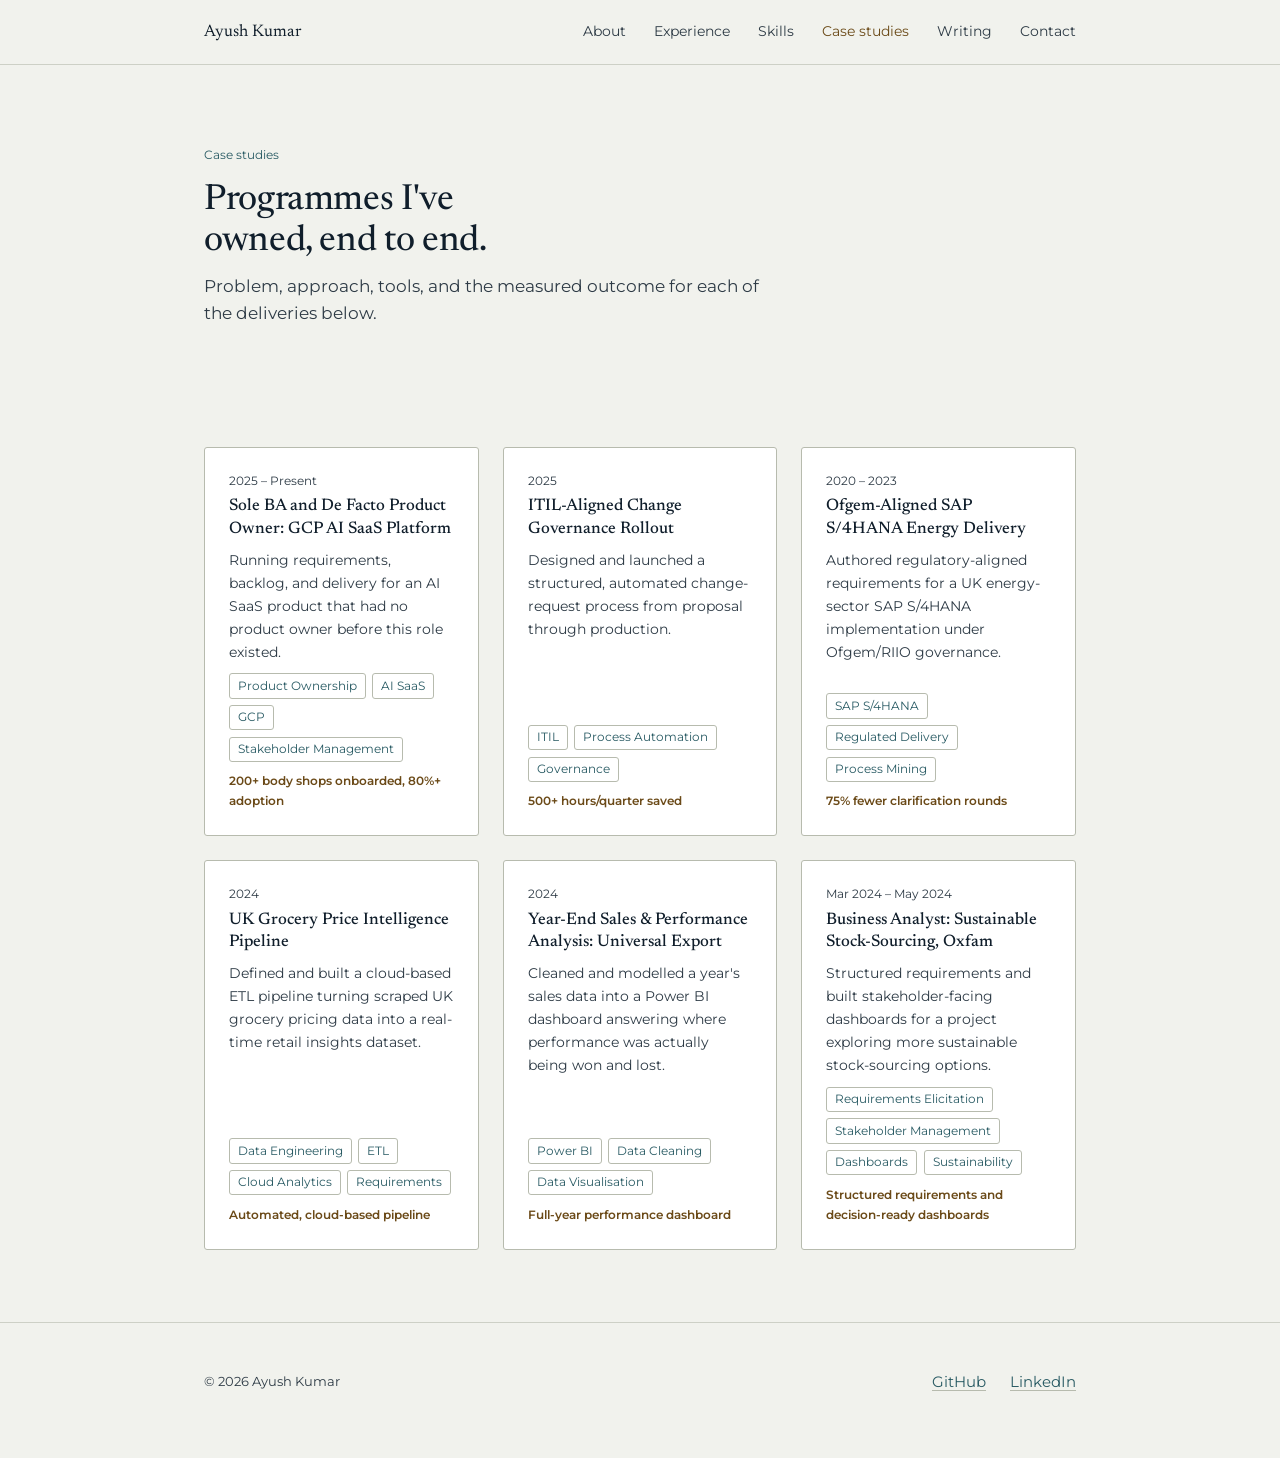
<file: projects.html>
<!DOCTYPE html>
<html lang="en">
<head>
<meta charset="UTF-8" />
<meta name="viewport" content="width=device-width, initial-scale=1.0" />
<title>Case Studies | Ayush Kumar</title>
<meta name="description" content="Case studies from Ayush Kumar's Business Analyst work: problem, approach, tools, and measured outcome for each delivery." />
<link rel="icon" type="image/svg+xml" href="favicon.svg" />
<meta property="og:type" content="website" />
<meta property="og:title" content="Case Studies | Ayush Kumar" />
<meta property="og:description" content="Programmes owned end to end, presented as problem, approach, tools, and outcome." />
<meta property="og:image" content="assets/og-image.png" />
<meta name="twitter:card" content="summary_large_image" />
<link rel="preconnect" href="https://fonts.googleapis.com" />
<link rel="preconnect" href="https://fonts.gstatic.com" crossorigin />
<link href="https://fonts.googleapis.com/css2?family=Newsreader:ital,wght@0,400;0,500;0,600;1,400&family=Montserrat:wght@400;500;600;700&display=swap" rel="stylesheet" />
<link rel="stylesheet" href="css/styles.css" />
</head>
<body data-page="projects">

<a class="skip-link" href="#main-content">Skip to content</a>

<nav class="nav">
  <div class="nav-inner">
    <a class="nav-name" href="index.html">Ayush Kumar</a>
    <button class="nav-toggle" aria-label="Toggle menu">Menu</button>
    <ul class="nav-links">
      <li><a href="index.html#about" data-page="home">About</a></li>
      <li><a href="index.html#experience">Experience</a></li>
      <li><a href="index.html#skills">Skills</a></li>
      <li><a href="projects.html" data-page="projects">Case studies</a></li>
      <li><a href="blog.html" data-page="blog">Writing</a></li>
      <li><a href="index.html#contact">Contact</a></li>
    </ul>
  </div>
</nav>

<noscript>
  <div class="wrap" style="padding: 2rem 1.5rem;">
    <h1>Case studies</h1>
    <p>This page works best with JavaScript enabled. Reach me at <a href="mailto:ayush22kumar97@gmail.com">ayush22kumar97@gmail.com</a>.</p>
  </div>
</noscript>

<main id="main-content">

<header class="hero" style="padding-bottom: 1rem;">
  <div class="wrap">
    <div class="eyebrow">Case studies</div>
    <h1 style="font-size: var(--step-4);">Programmes I've owned, end to end.</h1>
    <p class="role">Problem, approach, tools, and the measured outcome for each of the deliveries below.</p>
  </div>
</header>

<section class="section">
  <div class="wrap">
    <div class="card-list" id="all-projects"></div>
  </div>
</section>

</main>

<footer class="footer">
  <div class="wrap">
    <small>© <span id="year"></span> Ayush Kumar</small>
    <ul class="footer-links">
      <li><a href="https://github.com/ayush22kumar">GitHub</a></li>
      <li><a href="https://www.linkedin.com/in/ayush22kumar/">LinkedIn</a></li>
    </ul>
  </div>
</footer>

<script src="js/data.js"></script>
<script src="js/render.js"></script>
</body>
</html>
</file>
<file: css/styles.css>
/* =========================================================
   AYUSH KUMAR: PORTFOLIO STYLES
   Design tokens live at the top. Change these to re-theme
   the entire site without touching any other file.
   ========================================================= */

:root {
  /* Color */
  --ink: #101E2B;
  --ink-soft: #2E3B46;
  --paper: #F1F2ED;
  --paper-alt: #E3E5DC;
  --white: #FFFFFF;
  --accent: #6B4A18;
  --accent-soft: #DCC79A;
  --teal: #285A63;
  --line: #B7BBAE;
  --line-soft: #CDD0C6;

  /* Type */
  --font-serif: "Newsreader", Georgia, "Times New Roman", serif;
  --font-sans: "Montserrat", -apple-system, BlinkMacSystemFont, "Segoe UI", sans-serif;
  --font-mono: "Montserrat", -apple-system, BlinkMacSystemFont, "Segoe UI", sans-serif;

  /* Scale */
  --step-0: 0.95rem;
  --step-1: 1.1rem;
  --step-2: 1.35rem;
  --step-3: 1.7rem;
  --step-4: 2.25rem;
  --step-5: 2.85rem;

  --max-width: 920px;
  --radius: 3px;
}

* { box-sizing: border-box; }

html {
  scroll-behavior: smooth;
}

@media (prefers-reduced-motion: reduce) {
  html { scroll-behavior: auto; }
  * { animation: none !important; transition: none !important; }
}

body {
  margin: 0;
  background: var(--paper);
  color: var(--ink);
  font-family: var(--font-sans);
  font-size: 14.5px;
  line-height: 1.6;
  -webkit-font-smoothing: antialiased;
}

img { max-width: 100%; display: block; }

a {
  color: var(--teal);
  text-decoration: underline;
  text-decoration-color: var(--line);
  text-underline-offset: 3px;
  transition: text-decoration-color 0.15s ease;
}
a:hover { text-decoration-color: currentColor; }
a:focus-visible, button:focus-visible {
  outline: 2px solid var(--accent);
  outline-offset: 3px;
}

h1, h2, h3, h4 {
  font-family: var(--font-serif);
  font-weight: 500;
  line-height: 1.15;
  margin: 0 0 0.5em;
  color: var(--ink);
}

h1 { font-size: var(--step-5); font-weight: 450; letter-spacing: -0.01em; }
h2 { font-size: var(--step-3); }
h3 { font-size: var(--step-2); }
h4 { font-size: var(--step-1); font-family: var(--font-sans); font-weight: 600; }

p { margin: 0 0 1em; max-width: 68ch; }

.wrap {
  max-width: var(--max-width);
  margin: 0 auto;
  padding: 0 1.5rem;
}

.section {
  padding: 4.5rem 0;
  border-top: 1px solid var(--line-soft);
}
.section:first-of-type { border-top: none; }
.section--alt { background: var(--paper-alt); }

.section-head {
  display: flex;
  align-items: baseline;
  justify-content: space-between;
  gap: 1rem;
  margin-bottom: 2.25rem;
}
.section-head h2 { margin: 0; }
.section-head .count {
  font-family: var(--font-mono);
  font-size: 0.8rem;
  color: var(--ink-soft);
  white-space: nowrap;
}

/* ---------- Nav ---------- */
.nav {
  position: sticky;
  top: 0;
  z-index: 20;
  background: rgba(241, 242, 237, 0.92);
  backdrop-filter: blur(6px);
  border-bottom: 1px solid var(--line-soft);
}
.nav-inner {
  max-width: var(--max-width);
  margin: 0 auto;
  padding: 0 1.5rem;
  display: flex;
  align-items: center;
  justify-content: space-between;
  height: 64px;
}
.nav-name {
  font-family: var(--font-serif);
  font-size: 1.05rem;
  color: var(--ink);
  text-decoration: none;
}
.nav-links {
  display: flex;
  gap: 1.75rem;
  list-style: none;
  margin: 0;
  padding: 0;
}
.nav-links a {
  color: var(--ink-soft);
  text-decoration: none;
  font-size: 0.88rem;
}
.nav-links a:hover { color: var(--ink); }
.nav-links a.current { color: var(--accent); }

.nav-toggle {
  display: none;
  background: none;
  border: 1px solid var(--line);
  border-radius: var(--radius);
  padding: 0.4rem 0.6rem;
  font-family: var(--font-sans);
  cursor: pointer;
}

@media (max-width: 640px) {
  .nav-links {
    position: absolute;
    top: 64px;
    left: 0;
    right: 0;
    background: var(--paper);
    border-bottom: 1px solid var(--line-soft);
    flex-direction: column;
    gap: 0;
    padding: 0.5rem 1.5rem 1rem;
    display: none;
  }
  .nav-links.open { display: flex; }
  .nav-links a { padding: 0.6rem 0; border-bottom: 1px solid var(--line-soft); }
  .nav-toggle { display: block; }
}

/* ---------- Hero ---------- */
.hero {
  padding: 5rem 0 3.5rem;
}
.hero .eyebrow {
  font-family: var(--font-mono);
  font-size: 0.78rem;
  color: var(--teal);
  margin-bottom: 1rem;
}
.hero h1 {
  max-width: 15ch;
  margin-bottom: 0.6rem;
}
.hero .role {
  font-size: 1.05rem;
  color: var(--ink-soft);
  max-width: 52ch;
  margin-bottom: 2rem;
}
.hero .cta-row {
  display: flex;
  flex-wrap: wrap;
  gap: 1.75rem;
  margin-bottom: 2.75rem;
}
.hero .cta-row a,
.hero .cta-row .link-btn {
  font-size: 0.9rem;
}

.ledger {
  display: flex;
  flex-wrap: wrap;
  border-top: 1px solid var(--line);
  border-bottom: 1px solid var(--line);
}
.ledger-item {
  flex: 1 1 160px;
  padding: 1.25rem 1.5rem;
  border-left: 1px solid var(--line);
}
.ledger-item:first-child { border-left: none; padding-left: 0; }
.ledger-item:last-child { padding-right: 0; }
.ledger-num {
  font-family: var(--font-mono);
  font-size: 1.35rem;
  color: var(--accent);
  display: block;
  margin-bottom: 0.25rem;
}
.ledger-label {
  font-size: 0.8rem;
  color: var(--ink-soft);
  line-height: 1.45;
}

/* ---------- About ---------- */
.about-grid {
  display: grid;
  grid-template-columns: 2fr 1fr;
  gap: 3rem;
}
@media (max-width: 700px) {
  .about-grid { grid-template-columns: 1fr; }
}
.fact-list dt {
  font-size: 0.76rem;
  color: var(--ink-soft);
  margin-top: 1.1rem;
}
.fact-list dt:first-child { margin-top: 0; }
.fact-list dd {
  margin: 0.15rem 0 0;
  font-size: 0.9rem;
}

/* ---------- Experience & education: tile timeline ---------- */
.timeline-cards {
  display: flex;
  gap: 1rem;
  align-items: stretch;
}
@media (max-width: 860px) {
  .timeline-cards { flex-wrap: wrap; }
  .timeline-cards .timeline-card { flex: 0 0 calc(50% - 0.5rem); }
}
@media (max-width: 560px) {
  .timeline-cards { flex-direction: column; }
  .timeline-cards .timeline-card { flex: 1 1 auto; height: auto; min-height: 168px; }
}

.timeline-card {
  flex: 1;
  min-width: 0;
  min-height: 196px;
  border: 1px solid var(--line);
  border-radius: var(--radius);
  background: var(--white);
  padding: 0.95rem 1.05rem;
  font: inherit;
  color: inherit;
  text-align: left;
  cursor: pointer;
  display: flex;
  flex-direction: column;
  transition: border-color 0.15s ease, box-shadow 0.15s ease;
}
.timeline-card.is-active { border-color: var(--teal); box-shadow: 0 0 0 1px var(--teal); }
.timeline-card-date {
  font-family: var(--font-mono);
  font-size: 0.68rem;
  text-transform: uppercase;
  letter-spacing: 0.03em;
  color: var(--ink-soft);
  margin-bottom: 0.4rem;
}
.timeline-card-title { font-weight: 600; font-size: 0.86rem; color: var(--ink); line-height: 1.32; }
.timeline-card-org { color: var(--teal); font-size: 0.78rem; margin-top: 0.15rem; }
.timeline-card-flag {
  display: inline-block;
  width: fit-content;
  margin-top: 0.5rem;
  font-family: var(--font-mono);
  font-size: 0.58rem;
  text-transform: uppercase;
  letter-spacing: 0.05em;
  color: var(--teal);
  border: 1px solid var(--teal);
  border-radius: 999px;
  padding: 0.05rem 0.5rem;
}
.timeline-card-secondary { margin-top: 0.5rem; font-size: 0.7rem; color: var(--ink-soft); line-height: 1.4; }
.timeline-card-secondary b { color: var(--ink); font-weight: 600; }
.timeline-card-divider { border: none; border-top: 1px dashed var(--line-soft); margin: 0.55rem 0 0.45rem; }
.timeline-card-related-title { font-weight: 600; font-size: 0.74rem; color: var(--ink); line-height: 1.3; }
.timeline-card-related-org { color: var(--teal); font-size: 0.68rem; margin-top: 0.1rem; }
.timeline-card-related-range { color: var(--ink-soft); font-size: 0.65rem; margin-top: 0.05rem; }

.timeline-ribbon { position: relative; height: 14px; margin: 0.7rem 0 1.5rem; }
@media (max-width: 860px) { .timeline-ribbon { display: none; } }
.timeline-ribbon-line { position: absolute; left: 0.5rem; right: 0.5rem; top: 6px; height: 1px; background: var(--line-soft); }
.timeline-ribbon-dots { display: flex; gap: 1rem; position: relative; }
.timeline-ribbon-dots > span { flex: 1; display: flex; justify-content: center; }
.timeline-ribbon-dot {
  width: 8px;
  height: 8px;
  border-radius: 50%;
  background: var(--paper);
  border: 2px solid var(--line);
  position: relative;
  z-index: 1;
  transition: background 0.2s ease, border-color 0.2s ease, width 0.2s ease, height 0.2s ease;
}
.timeline-ribbon-dot.is-active { background: var(--teal); border-color: var(--teal); width: 10px; height: 10px; }

.timeline-panel {
  margin-top: 0;
  padding-top: 1.5rem;
  padding-right: 0.75rem;
  border-top: 1px solid var(--line-soft);
  max-width: 62ch;
  height: 380px;
  overflow-y: auto;
  overscroll-behavior: contain;
  scrollbar-width: thin;
  scrollbar-color: var(--line) transparent;
  transition: opacity 0.15s ease;
}
.timeline-panel.is-fading { opacity: 0; }
.timeline-panel::-webkit-scrollbar { width: 6px; }
.timeline-panel::-webkit-scrollbar-track { background: transparent; }
.timeline-panel::-webkit-scrollbar-thumb { background: var(--line); border-radius: 3px; }
@media (max-width: 560px) {
  .timeline-panel { height: 340px; }
}
.timeline-sub {
  margin-top: 1.1rem;
  padding-top: 1rem;
  border-top: 1px dashed var(--line-soft);
}
.timeline-sub-head { font-size: 0.86rem; color: var(--ink); margin-bottom: 0.3rem; }
.timeline-sub-head b { color: var(--ink); }
.timeline-sub p { margin: 0; color: var(--ink-soft); font-size: 0.88rem; line-height: 1.6; }
.timeline-content-date {
  font-family: var(--font-mono);
  font-size: 0.78rem;
  letter-spacing: 0.04em;
  text-transform: uppercase;
  color: var(--ink-soft);
  margin-bottom: 0.35rem;
}
.timeline-content-title-row {
  display: flex;
  align-items: baseline;
  flex-wrap: wrap;
  gap: 0.6rem;
}
.timeline-content-title {
  margin: 0;
  font-family: var(--font-serif);
  font-size: var(--step-2);
  color: var(--ink);
}
.timeline-current-flag {
  font-family: var(--font-mono);
  font-size: 0.64rem;
  text-transform: uppercase;
  letter-spacing: 0.05em;
  color: var(--teal);
  border: 1px solid var(--teal);
  border-radius: 999px;
  padding: 0.12rem 0.55rem;
}
.timeline-content-org { color: var(--teal); font-size: 0.92rem; margin: 0.3rem 0 1rem; }
.timeline-content-detail { margin: 0; color: var(--ink-soft); font-size: 0.94rem; line-height: 1.7; }

.timeline-related {
  margin-top: 1.35rem;
  padding-top: 1.1rem;
  border-top: 1px dashed var(--line-soft);
}
.timeline-related-head {
  display: flex;
  flex-wrap: wrap;
  align-items: baseline;
  gap: 0.5rem;
  margin-bottom: 0.35rem;
}
.timeline-related-title { font-weight: 600; color: var(--ink); font-size: 0.9rem; }
.timeline-related-org { color: var(--teal); font-size: 0.84rem; }
.timeline-related-range { color: var(--ink-soft); font-size: 0.75rem; font-family: var(--font-mono); }
.timeline-related-detail { margin: 0.2rem 0 0; color: var(--ink-soft); font-size: 0.88rem; }

/* ---------- Skills ---------- */
.skills-grid {
  display: grid;
  grid-template-columns: repeat(2, 1fr);
  gap: 1.75rem 3rem;
}
@media (max-width: 640px) {
  .skills-grid { grid-template-columns: 1fr; }
}
.skill-head {
  display: flex;
  align-items: center;
  gap: 0.55rem;
  border-bottom: 1px solid var(--line);
  padding-bottom: 0.5rem;
  margin-bottom: 0.6rem;
}
.skill-head svg {
  flex-shrink: 0;
  color: var(--teal);
}
.skill-group h4 {
  margin: 0;
  color: var(--ink);
}
.skill-group p {
  color: var(--ink-soft);
  font-size: 0.88rem;
  margin: 0;
}

/* ---------- Cards (projects / blog) ---------- */
.card-list {
  display: grid;
  grid-template-columns: repeat(3, 1fr);
  gap: 1.5rem;
  align-items: stretch;
}
@media (max-width: 860px) {
  .card-list { grid-template-columns: repeat(2, 1fr); }
}
@media (max-width: 560px) {
  .card-list { grid-template-columns: 1fr; }
}

/* ---------- Carousel (homepage featured sections) ---------- */
.carousel {
  display: flex;
  align-items: stretch;
  gap: 0.75rem;
}
.card-list--carousel {
  display: flex;
  flex-wrap: nowrap;
  overflow-x: auto;
  scroll-snap-type: x mandatory;
  gap: 1.5rem;
  padding-bottom: 0.25rem;
  scrollbar-width: none;
}
.card-list--carousel::-webkit-scrollbar { display: none; }
.card-list--carousel .card {
  flex: 0 0 calc((100% - 3rem) / 3);
  scroll-snap-align: start;
}
@media (max-width: 860px) {
  .card-list--carousel .card { flex-basis: calc((100% - 1.5rem) / 2); }
}
@media (max-width: 560px) {
  .card-list--carousel .card { flex-basis: 85%; }
}
.carousel-arrow {
  flex: 0 0 auto;
  align-self: center;
  width: 2.25rem;
  height: 2.25rem;
  border-radius: 50%;
  border: 1px solid var(--line);
  background: var(--white);
  color: var(--ink);
  font-size: 1.2rem;
  line-height: 1;
  cursor: pointer;
  transition: border-color 0.15s ease, color 0.15s ease;
}
.carousel-arrow:hover:not(:disabled) { border-color: var(--teal); color: var(--teal); }
.carousel-arrow:disabled { opacity: 0.35; cursor: default; }
@media (max-width: 560px) {
  .carousel-arrow { display: none; }
}

.card {
  display: flex;
  flex-direction: column;
  height: 100%;
  padding: 1.5rem;
  border: 1px solid var(--line);
  border-radius: var(--radius);
  background: var(--white);
  text-decoration: none;
  color: inherit;
  transition: border-color 0.15s ease;
}
.card:hover { border-color: var(--teal); }
.card-top {
  display: flex;
  flex-direction: column;
  gap: 0.3rem;
  margin-bottom: 0.5rem;
}
.card-top .card-date { order: -1; }
.card h3 {
  margin: 0;
  font-size: 1.05rem;
  line-height: 1.35;
  color: var(--ink);
}
.card:hover h3 { color: var(--teal); }
.card-date {
  font-family: var(--font-mono);
  font-size: 0.72rem;
  color: var(--ink-soft);
  white-space: nowrap;
}
.card-summary {
  color: var(--ink-soft);
  margin-bottom: 0.6rem;
  font-size: 0.9rem;
}
.tag-row {
  display: flex;
  flex-wrap: wrap;
  gap: 0.4rem;
  margin-top: auto;
}
.tag {
  font-size: 0.72rem;
  font-family: var(--font-mono);
  color: var(--teal);
  border: 1px solid var(--line);
  border-radius: var(--radius);
  padding: 0.15rem 0.5rem;
}
.card-metric {
  font-size: 0.78rem;
  color: var(--accent);
  font-weight: 600;
  margin-top: 0.6rem;
}

.empty-state {
  grid-column: 1 / -1;
  padding: 2.5rem 0;
  color: var(--ink-soft);
  border-top: 1px solid var(--line-soft);
}
.empty-state strong { color: var(--ink); }

/* ---------- Detail pages ---------- */
.detail-header {
  padding: 3.5rem 0 2.5rem;
  border-bottom: 1px solid var(--line-soft);
}
.detail-header .back-link {
  display: inline-block;
  margin-bottom: 1.5rem;
  font-size: 0.85rem;
  color: var(--ink-soft);
  text-decoration: none;
}
.detail-header .back-link:hover { color: var(--teal); }
.detail-meta {
  display: flex;
  flex-wrap: wrap;
  gap: 0.6rem;
  margin-top: 1rem;
}
.detail-body { padding: 3rem 0; }
.detail-body h4 {
  margin-top: 2.25rem;
  color: var(--teal);
}
.detail-body p { max-width: 70ch; }
.outcome-strip {
  display: flex;
  flex-wrap: wrap;
  gap: 2rem;
  margin: 2rem 0;
  padding: 1.5rem 0;
  border-top: 1px solid var(--line);
  border-bottom: 1px solid var(--line);
}
.outcome-strip .ledger-num { font-size: 1.15rem; }

/* ---------- Footer ---------- */
.footer {
  padding: 3rem 0 4rem;
  border-top: 1px solid var(--line-soft);
}
.footer .wrap {
  display: flex;
  justify-content: space-between;
  align-items: center;
  flex-wrap: wrap;
  gap: 1rem;
}
.footer-links {
  display: flex;
  gap: 1.5rem;
  list-style: none;
  margin: 0;
  padding: 0;
}
.footer small {
  color: var(--ink-soft);
  font-size: 0.8rem;
}

button.link-btn {
  background: none;
  border: none;
  padding: 0;
  font: inherit;
  color: var(--teal);
  text-decoration: underline;
  text-decoration-color: var(--line);
  text-underline-offset: 3px;
  cursor: pointer;
}
button.link-btn:hover { text-decoration-color: currentColor; }

/* ---------- CV request modal ---------- */
.cv-modal-backdrop {
  position: fixed;
  inset: 0;
  background: rgba(16, 30, 43, 0.55);
  display: flex;
  align-items: center;
  justify-content: center;
  padding: 1.5rem;
  z-index: 50;
}
.cv-modal-backdrop[hidden] { display: none; }
.cv-modal {
  position: relative;
  width: 100%;
  max-width: 380px;
  background: var(--white);
  border: 1px solid var(--line);
  border-radius: var(--radius);
  padding: 2rem 1.75rem 1.75rem;
}
.cv-modal h3 {
  font-size: var(--step-1);
  margin-bottom: 0.4rem;
}
.cv-modal-copy {
  color: var(--ink-soft);
  font-size: 0.86rem;
  margin-bottom: 1.25rem;
}
.cv-modal-close {
  position: absolute;
  top: 0.6rem;
  right: 0.75rem;
  background: none;
  border: none;
  font-size: 1.4rem;
  line-height: 1;
  color: var(--ink-soft);
  cursor: pointer;
  padding: 0.25rem;
}
.cv-modal-close:hover { color: var(--ink); }
#cv-modal-form label {
  display: block;
  font-size: 0.76rem;
  color: var(--ink-soft);
  margin: 0.9rem 0 0.3rem;
}
#cv-modal-form label:first-of-type { margin-top: 0; }
#cv-modal-form input {
  width: 100%;
  padding: 0.55rem 0.7rem;
  border: 1px solid var(--line);
  border-radius: var(--radius);
  background: var(--paper);
  color: var(--ink);
  font: inherit;
  font-size: 0.88rem;
}
#cv-modal-form input:focus-visible {
  outline: 2px solid var(--accent);
  outline-offset: 2px;
}
.cv-modal-submit {
  display: block;
  width: 100%;
  margin-top: 1.25rem;
  padding: 0.65rem 1rem;
  background: var(--ink);
  color: var(--white);
  border: none;
  border-radius: var(--radius);
  font: inherit;
  font-size: 0.88rem;
  font-weight: 600;
  cursor: pointer;
}
.cv-modal-submit:hover { background: var(--teal); }
.cv-modal-status {
  margin: 0.75rem 0 0;
  font-size: 0.8rem;
  color: var(--teal);
  min-height: 1em;
}

/* ---------- Accessibility: skip link ---------- */
.skip-link {
  position: absolute;
  left: -999px;
  top: 0;
  background: var(--ink);
  color: var(--white);
  padding: 0.75rem 1.25rem;
  z-index: 100;
  text-decoration: none;
  border-radius: 0 0 var(--radius) 0;
}
.skip-link:focus {
  left: 0;
}

/* ---------- Diagrams in case studies ---------- */
.diagram-block {
  margin: 1.5rem 0 2rem;
  border: 1px solid var(--line);
  background: var(--white);
  padding: 1.25rem;
}
.diagram-block img { width: 100%; height: auto; }
.diagram-caption {
  font-size: 0.78rem;
  color: var(--ink-soft);
  margin-top: 0.75rem;
  margin-bottom: 0;
}

/* ---------- Testimonials ---------- */
#testimonials-list {
  display: grid;
  grid-template-columns: repeat(2, 1fr);
  gap: 1.5rem;
  align-items: stretch;
}
@media (max-width: 700px) {
  #testimonials-list { grid-template-columns: 1fr; }
}
.testimonial {
  display: flex;
  flex-direction: column;
  height: 100%;
  padding: 1.75rem;
  border: 1px solid var(--line);
  border-radius: var(--radius);
  background: var(--white);
}
.testimonial blockquote {
  margin: 0 0 1rem;
  font-family: var(--font-serif);
  font-size: 1.02rem;
  font-style: italic;
  color: var(--ink);
  max-width: 62ch;
}
.testimonial-footer {
  margin-top: auto;
  display: flex;
  flex-direction: column;
  gap: 0.2rem;
}
.testimonial cite {
  font-style: normal;
  font-size: 0.74rem;
  color: var(--ink-soft);
}
.testimonial-linkedin {
  font-size: 0.72rem;
  color: var(--teal);
  text-decoration: none;
}
.testimonial-linkedin:hover { text-decoration: underline; }
.testimonial .placeholder-flag {
  display: inline-block;
  margin-top: 0.5rem;
  font-family: var(--font-mono);
  font-size: 0.72rem;
  color: var(--teal);
  border: 1px dashed var(--line);
  padding: 0.2rem 0.5rem;
}

.context-line {
  font-size: 0.85rem;
  color: var(--ink-soft);
  border-left: 2px solid var(--line);
  padding-left: 0.85rem;
  margin: 1rem 0 1.75rem;
}

.scope-line {
  font-size: 0.8rem;
  color: var(--ink-soft);
  background: var(--paper-alt);
  border: 1px solid var(--line);
  padding: 0.75rem 1rem;
  margin: 0 0 1.75rem;
}
.scope-label {
  font-family: var(--font-mono);
  font-size: 0.72rem;
  color: var(--teal);
  text-transform: uppercase;
  letter-spacing: 0.04em;
  margin-right: 0.4rem;
}

.scope-badge {
  display: inline-block;
  font-size: 0.72rem;
  font-family: var(--font-mono);
  color: var(--teal);
  border: 1px dashed var(--line);
  padding: 0.15rem 0.5rem;
  margin-bottom: 0.6rem;
}

/* ---------- Profile photo ---------- */
.profile-photo {
  width: 148px;
  height: 148px;
  border-radius: 50%;
  object-fit: cover;
  border: 1px solid var(--line);
  margin-bottom: 1.5rem;
}
@media (max-width: 700px) {
  .profile-photo { width: 112px; height: 112px; }
}
</file>
<file: Claude outputs/portfolio-site 2/css/styles.css>
/* =========================================================
   AYUSH KUMAR: PORTFOLIO STYLES
   Design tokens live at the top. Change these to re-theme
   the entire site without touching any other file.
   ========================================================= */

:root {
  /* Color */
  --ink: #101E2B;
  --ink-soft: #2E3B46;
  --paper: #F1F2ED;
  --paper-alt: #E3E5DC;
  --white: #FFFFFF;
  --accent: #6B4A18;
  --accent-soft: #DCC79A;
  --teal: #285A63;
  --line: #B7BBAE;
  --line-soft: #CDD0C6;

  /* Type */
  --font-serif: "Newsreader", Georgia, "Times New Roman", serif;
  --font-sans: "Montserrat", -apple-system, BlinkMacSystemFont, "Segoe UI", sans-serif;
  --font-mono: "Montserrat", -apple-system, BlinkMacSystemFont, "Segoe UI", sans-serif;

  /* Scale */
  --step-0: 0.95rem;
  --step-1: 1.1rem;
  --step-2: 1.35rem;
  --step-3: 1.7rem;
  --step-4: 2.25rem;
  --step-5: 2.85rem;

  --max-width: 920px;
  --radius: 3px;
}

* { box-sizing: border-box; }

html {
  scroll-behavior: smooth;
}

@media (prefers-reduced-motion: reduce) {
  html { scroll-behavior: auto; }
  * { animation: none !important; transition: none !important; }
}

body {
  margin: 0;
  background: var(--paper);
  color: var(--ink);
  font-family: var(--font-sans);
  font-size: 14.5px;
  line-height: 1.6;
  -webkit-font-smoothing: antialiased;
}

img { max-width: 100%; display: block; }

a {
  color: var(--teal);
  text-decoration: underline;
  text-decoration-color: var(--line);
  text-underline-offset: 3px;
  transition: text-decoration-color 0.15s ease;
}
a:hover { text-decoration-color: currentColor; }
a:focus-visible, button:focus-visible {
  outline: 2px solid var(--accent);
  outline-offset: 3px;
}

h1, h2, h3, h4 {
  font-family: var(--font-serif);
  font-weight: 500;
  line-height: 1.15;
  margin: 0 0 0.5em;
  color: var(--ink);
}

h1 { font-size: var(--step-5); font-weight: 450; letter-spacing: -0.01em; }
h2 { font-size: var(--step-3); }
h3 { font-size: var(--step-2); }
h4 { font-size: var(--step-1); font-family: var(--font-sans); font-weight: 600; }

p { margin: 0 0 1em; max-width: 68ch; }

.wrap {
  max-width: var(--max-width);
  margin: 0 auto;
  padding: 0 1.5rem;
}

.section {
  padding: 4.5rem 0;
  border-top: 1px solid var(--line-soft);
}
.section:first-of-type { border-top: none; }
.section--alt { background: var(--paper-alt); }

.section-head {
  display: flex;
  align-items: baseline;
  justify-content: space-between;
  gap: 1rem;
  margin-bottom: 2.25rem;
}
.section-head h2 { margin: 0; }
.section-head .count {
  font-family: var(--font-mono);
  font-size: 0.8rem;
  color: var(--ink-soft);
  white-space: nowrap;
}

/* ---------- Nav ---------- */
.nav {
  position: sticky;
  top: 0;
  z-index: 20;
  background: rgba(241, 242, 237, 0.92);
  backdrop-filter: blur(6px);
  border-bottom: 1px solid var(--line-soft);
}
.nav-inner {
  max-width: var(--max-width);
  margin: 0 auto;
  padding: 0 1.5rem;
  display: flex;
  align-items: center;
  justify-content: space-between;
  height: 64px;
}
.nav-name {
  font-family: var(--font-serif);
  font-size: 1.05rem;
  color: var(--ink);
  text-decoration: none;
}
.nav-links {
  display: flex;
  gap: 1.75rem;
  list-style: none;
  margin: 0;
  padding: 0;
}
.nav-links a {
  color: var(--ink-soft);
  text-decoration: none;
  font-size: 0.88rem;
}
.nav-links a:hover { color: var(--ink); }
.nav-links a.current { color: var(--accent); }

.nav-toggle {
  display: none;
  background: none;
  border: 1px solid var(--line);
  border-radius: var(--radius);
  padding: 0.4rem 0.6rem;
  font-family: var(--font-sans);
  cursor: pointer;
}

@media (max-width: 640px) {
  .nav-links {
    position: absolute;
    top: 64px;
    left: 0;
    right: 0;
    background: var(--paper);
    border-bottom: 1px solid var(--line-soft);
    flex-direction: column;
    gap: 0;
    padding: 0.5rem 1.5rem 1rem;
    display: none;
  }
  .nav-links.open { display: flex; }
  .nav-links a { padding: 0.6rem 0; border-bottom: 1px solid var(--line-soft); }
  .nav-toggle { display: block; }
}

/* ---------- Hero ---------- */
.hero {
  padding: 5rem 0 3.5rem;
}
.hero .eyebrow {
  font-family: var(--font-mono);
  font-size: 0.78rem;
  color: var(--teal);
  margin-bottom: 1rem;
}
.hero h1 {
  max-width: 15ch;
  margin-bottom: 0.6rem;
}
.hero .role {
  font-size: 1.05rem;
  color: var(--ink-soft);
  max-width: 52ch;
  margin-bottom: 2rem;
}
.hero .cta-row {
  display: flex;
  flex-wrap: wrap;
  gap: 1.75rem;
  margin-bottom: 2.75rem;
}
.hero .cta-row a,
.hero .cta-row .link-btn {
  font-size: 0.9rem;
}

.ledger {
  display: flex;
  flex-wrap: wrap;
  border-top: 1px solid var(--line);
  border-bottom: 1px solid var(--line);
}
.ledger-item {
  flex: 1 1 160px;
  padding: 1.25rem 1.5rem;
  border-left: 1px solid var(--line);
}
.ledger-item:first-child { border-left: none; padding-left: 0; }
.ledger-item:last-child { padding-right: 0; }
.ledger-num {
  font-family: var(--font-mono);
  font-size: 1.35rem;
  color: var(--accent);
  display: block;
  margin-bottom: 0.25rem;
}
.ledger-label {
  font-size: 0.8rem;
  color: var(--ink-soft);
  line-height: 1.45;
}

/* ---------- About ---------- */
.about-grid {
  display: grid;
  grid-template-columns: 2fr 1fr;
  gap: 3rem;
}
@media (max-width: 700px) {
  .about-grid { grid-template-columns: 1fr; }
}
.fact-list dt {
  font-size: 0.76rem;
  color: var(--ink-soft);
  margin-top: 1.1rem;
}
.fact-list dt:first-child { margin-top: 0; }
.fact-list dd {
  margin: 0.15rem 0 0;
  font-size: 0.9rem;
}

/* ---------- Experience ---------- */
.timeline-item {
  padding: 1.75rem 0;
  border-top: 1px solid var(--line-soft);
  display: grid;
  grid-template-columns: 180px 1fr;
  gap: 1.5rem;
}
.timeline-item:first-child { border-top: none; }
@media (max-width: 640px) {
  .timeline-item { grid-template-columns: 1fr; gap: 0.4rem; }
}
.timeline-date {
  font-family: var(--font-mono);
  font-size: 0.8rem;
  color: var(--ink-soft);
  padding-top: 0.2rem;
}
.timeline-role { font-weight: 600; margin-bottom: 0.1rem; }
.timeline-company { color: var(--teal); margin-bottom: 0.75rem; font-size: 0.88rem; }
.timeline-summary { margin: 0; color: var(--ink-soft); font-size: 0.92rem; max-width: 62ch; }

/* ---------- Skills ---------- */
.skills-grid {
  display: grid;
  grid-template-columns: repeat(2, 1fr);
  gap: 1.75rem 3rem;
}
@media (max-width: 640px) {
  .skills-grid { grid-template-columns: 1fr; }
}
.skill-head {
  display: flex;
  align-items: center;
  gap: 0.55rem;
  border-bottom: 1px solid var(--line);
  padding-bottom: 0.5rem;
  margin-bottom: 0.6rem;
}
.skill-head svg {
  flex-shrink: 0;
  color: var(--teal);
}
.skill-group h4 {
  margin: 0;
  color: var(--ink);
}
.skill-group p {
  color: var(--ink-soft);
  font-size: 0.88rem;
  margin: 0;
}

/* ---------- Cards (projects / blog) ---------- */
.card-list {
  display: grid;
  grid-template-columns: repeat(3, 1fr);
  gap: 1.5rem;
  align-items: stretch;
}
@media (max-width: 860px) {
  .card-list { grid-template-columns: repeat(2, 1fr); }
}
@media (max-width: 560px) {
  .card-list { grid-template-columns: 1fr; }
}

/* ---------- Carousel (homepage featured sections) ---------- */
.carousel {
  display: flex;
  align-items: stretch;
  gap: 0.75rem;
}
.card-list--carousel {
  display: flex;
  flex-wrap: nowrap;
  overflow-x: auto;
  scroll-snap-type: x mandatory;
  gap: 1.5rem;
  padding-bottom: 0.25rem;
  scrollbar-width: none;
}
.card-list--carousel::-webkit-scrollbar { display: none; }
.card-list--carousel .card {
  flex: 0 0 calc((100% - 3rem) / 3);
  scroll-snap-align: start;
}
@media (max-width: 860px) {
  .card-list--carousel .card { flex-basis: calc((100% - 1.5rem) / 2); }
}
@media (max-width: 560px) {
  .card-list--carousel .card { flex-basis: 85%; }
}
.carousel-arrow {
  flex: 0 0 auto;
  align-self: center;
  width: 2.25rem;
  height: 2.25rem;
  border-radius: 50%;
  border: 1px solid var(--line);
  background: var(--white);
  color: var(--ink);
  font-size: 1.2rem;
  line-height: 1;
  cursor: pointer;
  transition: border-color 0.15s ease, color 0.15s ease;
}
.carousel-arrow:hover:not(:disabled) { border-color: var(--teal); color: var(--teal); }
.carousel-arrow:disabled { opacity: 0.35; cursor: default; }
@media (max-width: 560px) {
  .carousel-arrow { display: none; }
}

.card {
  display: flex;
  flex-direction: column;
  height: 100%;
  padding: 1.5rem;
  border: 1px solid var(--line);
  border-radius: var(--radius);
  background: var(--white);
  text-decoration: none;
  color: inherit;
  transition: border-color 0.15s ease;
}
.card:hover { border-color: var(--teal); }
.card-top {
  display: flex;
  flex-direction: column;
  gap: 0.3rem;
  margin-bottom: 0.5rem;
}
.card-top .card-date { order: -1; }
.card h3 {
  margin: 0;
  font-size: 1.05rem;
  line-height: 1.35;
  color: var(--ink);
}
.card:hover h3 { color: var(--teal); }
.card-date {
  font-family: var(--font-mono);
  font-size: 0.72rem;
  color: var(--ink-soft);
  white-space: nowrap;
}
.card-summary {
  color: var(--ink-soft);
  margin-bottom: 0.6rem;
  font-size: 0.9rem;
}
.tag-row {
  display: flex;
  flex-wrap: wrap;
  gap: 0.4rem;
  margin-top: auto;
}
.tag {
  font-size: 0.72rem;
  font-family: var(--font-mono);
  color: var(--teal);
  border: 1px solid var(--line);
  border-radius: var(--radius);
  padding: 0.15rem 0.5rem;
}
.card-metric {
  font-size: 0.78rem;
  color: var(--accent);
  font-weight: 600;
  margin-top: 0.6rem;
}

.empty-state {
  grid-column: 1 / -1;
  padding: 2.5rem 0;
  color: var(--ink-soft);
  border-top: 1px solid var(--line-soft);
}
.empty-state strong { color: var(--ink); }

/* ---------- Detail pages ---------- */
.detail-header {
  padding: 3.5rem 0 2.5rem;
  border-bottom: 1px solid var(--line-soft);
}
.detail-header .back-link {
  display: inline-block;
  margin-bottom: 1.5rem;
  font-size: 0.85rem;
  color: var(--ink-soft);
  text-decoration: none;
}
.detail-header .back-link:hover { color: var(--teal); }
.detail-meta {
  display: flex;
  flex-wrap: wrap;
  gap: 0.6rem;
  margin-top: 1rem;
}
.detail-body { padding: 3rem 0; }
.detail-body h4 {
  margin-top: 2.25rem;
  color: var(--teal);
}
.detail-body p { max-width: 70ch; }
.outcome-strip {
  display: flex;
  flex-wrap: wrap;
  gap: 2rem;
  margin: 2rem 0;
  padding: 1.5rem 0;
  border-top: 1px solid var(--line);
  border-bottom: 1px solid var(--line);
}
.outcome-strip .ledger-num { font-size: 1.15rem; }

/* ---------- Footer ---------- */
.footer {
  padding: 3rem 0 4rem;
  border-top: 1px solid var(--line-soft);
}
.footer .wrap {
  display: flex;
  justify-content: space-between;
  align-items: center;
  flex-wrap: wrap;
  gap: 1rem;
}
.footer-links {
  display: flex;
  gap: 1.5rem;
  list-style: none;
  margin: 0;
  padding: 0;
}
.footer small {
  color: var(--ink-soft);
  font-size: 0.8rem;
}

button.link-btn {
  background: none;
  border: none;
  padding: 0;
  font: inherit;
  color: var(--teal);
  text-decoration: underline;
  text-decoration-color: var(--line);
  text-underline-offset: 3px;
  cursor: pointer;
}
button.link-btn:hover { text-decoration-color: currentColor; }

/* ---------- CV request modal ---------- */
.cv-modal-backdrop {
  position: fixed;
  inset: 0;
  background: rgba(16, 30, 43, 0.55);
  display: flex;
  align-items: center;
  justify-content: center;
  padding: 1.5rem;
  z-index: 50;
}
.cv-modal-backdrop[hidden] { display: none; }
.cv-modal {
  position: relative;
  width: 100%;
  max-width: 380px;
  background: var(--white);
  border: 1px solid var(--line);
  border-radius: var(--radius);
  padding: 2rem 1.75rem 1.75rem;
}
.cv-modal h3 {
  font-size: var(--step-1);
  margin-bottom: 0.4rem;
}
.cv-modal-copy {
  color: var(--ink-soft);
  font-size: 0.86rem;
  margin-bottom: 1.25rem;
}
.cv-modal-close {
  position: absolute;
  top: 0.6rem;
  right: 0.75rem;
  background: none;
  border: none;
  font-size: 1.4rem;
  line-height: 1;
  color: var(--ink-soft);
  cursor: pointer;
  padding: 0.25rem;
}
.cv-modal-close:hover { color: var(--ink); }
#cv-modal-form label {
  display: block;
  font-size: 0.76rem;
  color: var(--ink-soft);
  margin: 0.9rem 0 0.3rem;
}
#cv-modal-form label:first-of-type { margin-top: 0; }
#cv-modal-form input {
  width: 100%;
  padding: 0.55rem 0.7rem;
  border: 1px solid var(--line);
  border-radius: var(--radius);
  background: var(--paper);
  color: var(--ink);
  font: inherit;
  font-size: 0.88rem;
}
#cv-modal-form input:focus-visible {
  outline: 2px solid var(--accent);
  outline-offset: 2px;
}
.cv-modal-submit {
  display: block;
  width: 100%;
  margin-top: 1.25rem;
  padding: 0.65rem 1rem;
  background: var(--ink);
  color: var(--white);
  border: none;
  border-radius: var(--radius);
  font: inherit;
  font-size: 0.88rem;
  font-weight: 600;
  cursor: pointer;
}
.cv-modal-submit:hover { background: var(--teal); }
.cv-modal-status {
  margin: 0.75rem 0 0;
  font-size: 0.8rem;
  color: var(--teal);
  min-height: 1em;
}

/* ---------- Accessibility: skip link ---------- */
.skip-link {
  position: absolute;
  left: -999px;
  top: 0;
  background: var(--ink);
  color: var(--white);
  padding: 0.75rem 1.25rem;
  z-index: 100;
  text-decoration: none;
  border-radius: 0 0 var(--radius) 0;
}
.skip-link:focus {
  left: 0;
}

/* ---------- Diagrams in case studies ---------- */
.diagram-block {
  margin: 1.5rem 0 2rem;
  border: 1px solid var(--line);
  background: var(--white);
  padding: 1.25rem;
}
.diagram-block img { width: 100%; height: auto; }
.diagram-caption {
  font-size: 0.78rem;
  color: var(--ink-soft);
  margin-top: 0.75rem;
  margin-bottom: 0;
}

/* ---------- Testimonials ---------- */
#testimonials-list {
  display: grid;
  grid-template-columns: repeat(2, 1fr);
  gap: 1.5rem;
  align-items: stretch;
}
@media (max-width: 700px) {
  #testimonials-list { grid-template-columns: 1fr; }
}
.testimonial {
  display: flex;
  flex-direction: column;
  height: 100%;
  padding: 1.75rem;
  border: 1px solid var(--line);
  border-radius: var(--radius);
  background: var(--white);
}
.testimonial blockquote {
  margin: 0 0 1rem;
  font-family: var(--font-serif);
  font-size: 1.02rem;
  font-style: italic;
  color: var(--ink);
  max-width: 62ch;
}
.testimonial-footer {
  margin-top: auto;
  display: flex;
  flex-direction: column;
  gap: 0.2rem;
}
.testimonial cite {
  font-style: normal;
  font-size: 0.74rem;
  color: var(--ink-soft);
}
.testimonial-linkedin {
  font-size: 0.72rem;
  color: var(--teal);
  text-decoration: none;
}
.testimonial-linkedin:hover { text-decoration: underline; }
.testimonial .placeholder-flag {
  display: inline-block;
  margin-top: 0.5rem;
  font-family: var(--font-mono);
  font-size: 0.72rem;
  color: var(--teal);
  border: 1px dashed var(--line);
  padding: 0.2rem 0.5rem;
}

.context-line {
  font-size: 0.85rem;
  color: var(--ink-soft);
  border-left: 2px solid var(--line);
  padding-left: 0.85rem;
  margin: 1rem 0 1.75rem;
}

.scope-line {
  font-size: 0.8rem;
  color: var(--ink-soft);
  background: var(--paper-alt);
  border: 1px solid var(--line);
  padding: 0.75rem 1rem;
  margin: 0 0 1.75rem;
}
.scope-label {
  font-family: var(--font-mono);
  font-size: 0.72rem;
  color: var(--teal);
  text-transform: uppercase;
  letter-spacing: 0.04em;
  margin-right: 0.4rem;
}

.scope-badge {
  display: inline-block;
  font-size: 0.72rem;
  font-family: var(--font-mono);
  color: var(--teal);
  border: 1px dashed var(--line);
  padding: 0.15rem 0.5rem;
  margin-bottom: 0.6rem;
}

/* ---------- Profile photo ---------- */
.profile-photo {
  width: 148px;
  height: 148px;
  border-radius: 50%;
  object-fit: cover;
  border: 1px solid var(--line);
  margin-bottom: 1.5rem;
}
@media (max-width: 700px) {
  .profile-photo { width: 112px; height: 112px; }
}
</file>
<file: Claude outputs/portfolio-site 3/css/styles.css>
/* =========================================================
   AYUSH KUMAR: PORTFOLIO STYLES
   Design tokens live at the top. Change these to re-theme
   the entire site without touching any other file.
   ========================================================= */

:root {
  /* Color */
  --ink: #101E2B;
  --ink-soft: #2E3B46;
  --paper: #F1F2ED;
  --paper-alt: #E3E5DC;
  --white: #FFFFFF;
  --accent: #6B4A18;
  --accent-soft: #DCC79A;
  --teal: #285A63;
  --line: #B7BBAE;
  --line-soft: #CDD0C6;

  /* Type */
  --font-serif: "Newsreader", Georgia, "Times New Roman", serif;
  --font-sans: "Montserrat", -apple-system, BlinkMacSystemFont, "Segoe UI", sans-serif;
  --font-mono: "Montserrat", -apple-system, BlinkMacSystemFont, "Segoe UI", sans-serif;

  /* Scale */
  --step-0: 0.95rem;
  --step-1: 1.1rem;
  --step-2: 1.35rem;
  --step-3: 1.7rem;
  --step-4: 2.25rem;
  --step-5: 2.85rem;

  --max-width: 920px;
  --radius: 3px;
}

* { box-sizing: border-box; }

html {
  scroll-behavior: smooth;
}

@media (prefers-reduced-motion: reduce) {
  html { scroll-behavior: auto; }
  * { animation: none !important; transition: none !important; }
}

body {
  margin: 0;
  background: var(--paper);
  color: var(--ink);
  font-family: var(--font-sans);
  font-size: 14.5px;
  line-height: 1.6;
  -webkit-font-smoothing: antialiased;
}

img { max-width: 100%; display: block; }

a {
  color: var(--teal);
  text-decoration: underline;
  text-decoration-color: var(--line);
  text-underline-offset: 3px;
  transition: text-decoration-color 0.15s ease;
}
a:hover { text-decoration-color: currentColor; }
a:focus-visible, button:focus-visible {
  outline: 2px solid var(--accent);
  outline-offset: 3px;
}

h1, h2, h3, h4 {
  font-family: var(--font-serif);
  font-weight: 500;
  line-height: 1.15;
  margin: 0 0 0.5em;
  color: var(--ink);
}

h1 { font-size: var(--step-5); font-weight: 450; letter-spacing: -0.01em; }
h2 { font-size: var(--step-3); }
h3 { font-size: var(--step-2); }
h4 { font-size: var(--step-1); font-family: var(--font-sans); font-weight: 600; }

p { margin: 0 0 1em; max-width: 68ch; }

.wrap {
  max-width: var(--max-width);
  margin: 0 auto;
  padding: 0 1.5rem;
}

.section {
  padding: 4.5rem 0;
  border-top: 1px solid var(--line-soft);
}
.section:first-of-type { border-top: none; }
.section--alt { background: var(--paper-alt); }

.section-head {
  display: flex;
  align-items: baseline;
  justify-content: space-between;
  gap: 1rem;
  margin-bottom: 2.25rem;
}
.section-head h2 { margin: 0; }
.section-head .count {
  font-family: var(--font-mono);
  font-size: 0.8rem;
  color: var(--ink-soft);
  white-space: nowrap;
}

/* ---------- Nav ---------- */
.nav {
  position: sticky;
  top: 0;
  z-index: 20;
  background: rgba(241, 242, 237, 0.92);
  backdrop-filter: blur(6px);
  border-bottom: 1px solid var(--line-soft);
}
.nav-inner {
  max-width: var(--max-width);
  margin: 0 auto;
  padding: 0 1.5rem;
  display: flex;
  align-items: center;
  justify-content: space-between;
  height: 64px;
}
.nav-name {
  font-family: var(--font-serif);
  font-size: 1.05rem;
  color: var(--ink);
  text-decoration: none;
}
.nav-links {
  display: flex;
  gap: 1.75rem;
  list-style: none;
  margin: 0;
  padding: 0;
}
.nav-links a {
  color: var(--ink-soft);
  text-decoration: none;
  font-size: 0.88rem;
}
.nav-links a:hover { color: var(--ink); }
.nav-links a.current { color: var(--accent); }

.nav-toggle {
  display: none;
  background: none;
  border: 1px solid var(--line);
  border-radius: var(--radius);
  padding: 0.4rem 0.6rem;
  font-family: var(--font-sans);
  cursor: pointer;
}

@media (max-width: 640px) {
  .nav-links {
    position: absolute;
    top: 64px;
    left: 0;
    right: 0;
    background: var(--paper);
    border-bottom: 1px solid var(--line-soft);
    flex-direction: column;
    gap: 0;
    padding: 0.5rem 1.5rem 1rem;
    display: none;
  }
  .nav-links.open { display: flex; }
  .nav-links a { padding: 0.6rem 0; border-bottom: 1px solid var(--line-soft); }
  .nav-toggle { display: block; }
}

/* ---------- Hero ---------- */
.hero {
  padding: 5rem 0 3.5rem;
}
.hero .eyebrow {
  font-family: var(--font-mono);
  font-size: 0.78rem;
  color: var(--teal);
  margin-bottom: 1rem;
}
.hero h1 {
  max-width: 15ch;
  margin-bottom: 0.6rem;
}
.hero .role {
  font-size: 1.05rem;
  color: var(--ink-soft);
  max-width: 52ch;
  margin-bottom: 2rem;
}
.hero .cta-row {
  display: flex;
  flex-wrap: wrap;
  gap: 1.75rem;
  margin-bottom: 2.75rem;
}
.hero .cta-row a,
.hero .cta-row .link-btn {
  font-size: 0.9rem;
}

.ledger {
  display: flex;
  flex-wrap: wrap;
  border-top: 1px solid var(--line);
  border-bottom: 1px solid var(--line);
}
.ledger-item {
  flex: 1 1 160px;
  padding: 1.25rem 1.5rem;
  border-left: 1px solid var(--line);
}
.ledger-item:first-child { border-left: none; padding-left: 0; }
.ledger-item:last-child { padding-right: 0; }
.ledger-num {
  font-family: var(--font-mono);
  font-size: 1.35rem;
  color: var(--accent);
  display: block;
  margin-bottom: 0.25rem;
}
.ledger-label {
  font-size: 0.8rem;
  color: var(--ink-soft);
  line-height: 1.45;
}

/* ---------- About ---------- */
.about-grid {
  display: grid;
  grid-template-columns: 2fr 1fr;
  gap: 3rem;
}
@media (max-width: 700px) {
  .about-grid { grid-template-columns: 1fr; }
}
.fact-list dt {
  font-size: 0.76rem;
  color: var(--ink-soft);
  margin-top: 1.1rem;
}
.fact-list dt:first-child { margin-top: 0; }
.fact-list dd {
  margin: 0.15rem 0 0;
  font-size: 0.9rem;
}

/* ---------- Experience & education: horizontal timeline ---------- */
.timeline-track-wrap {
  display: flex;
  align-items: center;
  gap: 0.6rem;
}
.timeline-track {
  flex: 1;
  min-width: 0;
  display: flex;
  gap: 0;
  overflow-x: auto;
  scroll-snap-type: x proximity;
  padding: 0.25rem 0.75rem 1rem;
  cursor: grab;
  scrollbar-width: none;
}
.timeline-track::-webkit-scrollbar { display: none; }
.timeline-track.is-dragging { cursor: grabbing; }

.timeline-node {
  position: relative;
  flex: 0 0 150px;
  display: flex;
  flex-direction: column;
  align-items: center;
  background: none;
  border: none;
  padding: 0;
  font: inherit;
  color: inherit;
  cursor: pointer;
  scroll-snap-align: center;
}
@media (max-width: 560px) {
  .timeline-node { flex-basis: 108px; }
}
.timeline-node:not(:first-child)::before {
  content: "";
  position: absolute;
  top: 35px;
  right: 50%;
  width: 150px;
  height: 1px;
  background: var(--line-soft);
  z-index: 0;
}
@media (max-width: 560px) {
  .timeline-node:not(:first-child)::before { width: 108px; }
}
.timeline-node-date {
  height: 18px;
  line-height: 18px;
  margin-bottom: 8px;
  font-family: var(--font-mono);
  font-size: 0.7rem;
  letter-spacing: 0.03em;
  text-transform: uppercase;
  color: var(--ink-soft);
  white-space: nowrap;
  transition: color 0.2s ease, font-weight 0.2s ease;
}
.timeline-node-dot-wrap {
  position: relative;
  z-index: 1;
  width: 18px;
  height: 18px;
  display: flex;
  align-items: center;
  justify-content: center;
}
.timeline-node-dot {
  width: 10px;
  height: 10px;
  border-radius: 50%;
  background: var(--paper);
  border: 2px solid var(--line);
  transition: background 0.2s ease, border-color 0.2s ease, width 0.2s ease, height 0.2s ease;
}
.timeline-node--current .timeline-node-dot { width: 12px; height: 12px; }
.timeline-node.is-active .timeline-node-date { color: var(--ink); font-weight: 600; }
.timeline-node.is-active .timeline-node-dot { background: var(--teal); border-color: var(--teal); }
.timeline-node--current.is-active .timeline-node-dot { box-shadow: 0 0 0 4px rgba(40, 90, 99, 0.18); }

.timeline-nav {
  flex: 0 0 auto;
  width: 1.85rem;
  height: 1.85rem;
  border-radius: 50%;
  border: 1px solid var(--line);
  background: var(--white);
  color: var(--ink);
  font-size: 1.1rem;
  line-height: 1;
  cursor: pointer;
  transition: border-color 0.15s ease, color 0.15s ease, opacity 0.15s ease;
}
.timeline-nav:hover:not(:disabled) { border-color: var(--teal); color: var(--teal); }
.timeline-nav:disabled { opacity: 0.3; cursor: default; }
@media (max-width: 560px) {
  .timeline-nav { display: none; }
}

.timeline-panel {
  margin-top: 1.5rem;
  padding-top: 1.5rem;
  border-top: 1px solid var(--line-soft);
  max-width: 62ch;
  transition: opacity 0.15s ease;
}
.timeline-panel.is-fading { opacity: 0; }
.timeline-content-date {
  font-family: var(--font-mono);
  font-size: 0.78rem;
  letter-spacing: 0.04em;
  text-transform: uppercase;
  color: var(--ink-soft);
  margin-bottom: 0.35rem;
}
.timeline-content-title-row {
  display: flex;
  align-items: baseline;
  flex-wrap: wrap;
  gap: 0.6rem;
}
.timeline-content-title {
  margin: 0;
  font-family: var(--font-serif);
  font-size: var(--step-2);
  color: var(--ink);
}
.timeline-current-flag {
  font-family: var(--font-mono);
  font-size: 0.64rem;
  text-transform: uppercase;
  letter-spacing: 0.05em;
  color: var(--teal);
  border: 1px solid var(--teal);
  border-radius: 999px;
  padding: 0.12rem 0.55rem;
}
.timeline-content-org { color: var(--teal); font-size: 0.92rem; margin: 0.3rem 0 1rem; }
.timeline-content-detail { margin: 0; color: var(--ink-soft); font-size: 0.94rem; line-height: 1.7; }

.timeline-related {
  margin-top: 1.35rem;
  padding-top: 1.1rem;
  border-top: 1px dashed var(--line-soft);
}
.timeline-related-head {
  display: flex;
  flex-wrap: wrap;
  align-items: baseline;
  gap: 0.5rem;
  margin-bottom: 0.35rem;
}
.timeline-related-title { font-weight: 600; color: var(--ink); font-size: 0.9rem; }
.timeline-related-org { color: var(--teal); font-size: 0.84rem; }
.timeline-related-range { color: var(--ink-soft); font-size: 0.75rem; font-family: var(--font-mono); }
.timeline-related-detail { margin: 0.2rem 0 0; color: var(--ink-soft); font-size: 0.88rem; }

/* ---------- Skills ---------- */
.skills-grid {
  display: grid;
  grid-template-columns: repeat(2, 1fr);
  gap: 1.75rem 3rem;
}
@media (max-width: 640px) {
  .skills-grid { grid-template-columns: 1fr; }
}
.skill-head {
  display: flex;
  align-items: center;
  gap: 0.55rem;
  border-bottom: 1px solid var(--line);
  padding-bottom: 0.5rem;
  margin-bottom: 0.6rem;
}
.skill-head svg {
  flex-shrink: 0;
  color: var(--teal);
}
.skill-group h4 {
  margin: 0;
  color: var(--ink);
}
.skill-group p {
  color: var(--ink-soft);
  font-size: 0.88rem;
  margin: 0;
}

/* ---------- Cards (projects / blog) ---------- */
.card-list {
  display: grid;
  grid-template-columns: repeat(3, 1fr);
  gap: 1.5rem;
  align-items: stretch;
}
@media (max-width: 860px) {
  .card-list { grid-template-columns: repeat(2, 1fr); }
}
@media (max-width: 560px) {
  .card-list { grid-template-columns: 1fr; }
}

/* ---------- Carousel (homepage featured sections) ---------- */
.carousel {
  display: flex;
  align-items: stretch;
  gap: 0.75rem;
}
.card-list--carousel {
  display: flex;
  flex-wrap: nowrap;
  overflow-x: auto;
  scroll-snap-type: x mandatory;
  gap: 1.5rem;
  padding-bottom: 0.25rem;
  scrollbar-width: none;
}
.card-list--carousel::-webkit-scrollbar { display: none; }
.card-list--carousel .card {
  flex: 0 0 calc((100% - 3rem) / 3);
  scroll-snap-align: start;
}
@media (max-width: 860px) {
  .card-list--carousel .card { flex-basis: calc((100% - 1.5rem) / 2); }
}
@media (max-width: 560px) {
  .card-list--carousel .card { flex-basis: 85%; }
}
.carousel-arrow {
  flex: 0 0 auto;
  align-self: center;
  width: 2.25rem;
  height: 2.25rem;
  border-radius: 50%;
  border: 1px solid var(--line);
  background: var(--white);
  color: var(--ink);
  font-size: 1.2rem;
  line-height: 1;
  cursor: pointer;
  transition: border-color 0.15s ease, color 0.15s ease;
}
.carousel-arrow:hover:not(:disabled) { border-color: var(--teal); color: var(--teal); }
.carousel-arrow:disabled { opacity: 0.35; cursor: default; }
@media (max-width: 560px) {
  .carousel-arrow { display: none; }
}

.card {
  display: flex;
  flex-direction: column;
  height: 100%;
  padding: 1.5rem;
  border: 1px solid var(--line);
  border-radius: var(--radius);
  background: var(--white);
  text-decoration: none;
  color: inherit;
  transition: border-color 0.15s ease;
}
.card:hover { border-color: var(--teal); }
.card-top {
  display: flex;
  flex-direction: column;
  gap: 0.3rem;
  margin-bottom: 0.5rem;
}
.card-top .card-date { order: -1; }
.card h3 {
  margin: 0;
  font-size: 1.05rem;
  line-height: 1.35;
  color: var(--ink);
}
.card:hover h3 { color: var(--teal); }
.card-date {
  font-family: var(--font-mono);
  font-size: 0.72rem;
  color: var(--ink-soft);
  white-space: nowrap;
}
.card-summary {
  color: var(--ink-soft);
  margin-bottom: 0.6rem;
  font-size: 0.9rem;
}
.tag-row {
  display: flex;
  flex-wrap: wrap;
  gap: 0.4rem;
  margin-top: auto;
}
.tag {
  font-size: 0.72rem;
  font-family: var(--font-mono);
  color: var(--teal);
  border: 1px solid var(--line);
  border-radius: var(--radius);
  padding: 0.15rem 0.5rem;
}
.card-metric {
  font-size: 0.78rem;
  color: var(--accent);
  font-weight: 600;
  margin-top: 0.6rem;
}

.empty-state {
  grid-column: 1 / -1;
  padding: 2.5rem 0;
  color: var(--ink-soft);
  border-top: 1px solid var(--line-soft);
}
.empty-state strong { color: var(--ink); }

/* ---------- Detail pages ---------- */
.detail-header {
  padding: 3.5rem 0 2.5rem;
  border-bottom: 1px solid var(--line-soft);
}
.detail-header .back-link {
  display: inline-block;
  margin-bottom: 1.5rem;
  font-size: 0.85rem;
  color: var(--ink-soft);
  text-decoration: none;
}
.detail-header .back-link:hover { color: var(--teal); }
.detail-meta {
  display: flex;
  flex-wrap: wrap;
  gap: 0.6rem;
  margin-top: 1rem;
}
.detail-body { padding: 3rem 0; }
.detail-body h4 {
  margin-top: 2.25rem;
  color: var(--teal);
}
.detail-body p { max-width: 70ch; }
.outcome-strip {
  display: flex;
  flex-wrap: wrap;
  gap: 2rem;
  margin: 2rem 0;
  padding: 1.5rem 0;
  border-top: 1px solid var(--line);
  border-bottom: 1px solid var(--line);
}
.outcome-strip .ledger-num { font-size: 1.15rem; }

/* ---------- Footer ---------- */
.footer {
  padding: 3rem 0 4rem;
  border-top: 1px solid var(--line-soft);
}
.footer .wrap {
  display: flex;
  justify-content: space-between;
  align-items: center;
  flex-wrap: wrap;
  gap: 1rem;
}
.footer-links {
  display: flex;
  gap: 1.5rem;
  list-style: none;
  margin: 0;
  padding: 0;
}
.footer small {
  color: var(--ink-soft);
  font-size: 0.8rem;
}

button.link-btn {
  background: none;
  border: none;
  padding: 0;
  font: inherit;
  color: var(--teal);
  text-decoration: underline;
  text-decoration-color: var(--line);
  text-underline-offset: 3px;
  cursor: pointer;
}
button.link-btn:hover { text-decoration-color: currentColor; }

/* ---------- CV request modal ---------- */
.cv-modal-backdrop {
  position: fixed;
  inset: 0;
  background: rgba(16, 30, 43, 0.55);
  display: flex;
  align-items: center;
  justify-content: center;
  padding: 1.5rem;
  z-index: 50;
}
.cv-modal-backdrop[hidden] { display: none; }
.cv-modal {
  position: relative;
  width: 100%;
  max-width: 380px;
  background: var(--white);
  border: 1px solid var(--line);
  border-radius: var(--radius);
  padding: 2rem 1.75rem 1.75rem;
}
.cv-modal h3 {
  font-size: var(--step-1);
  margin-bottom: 0.4rem;
}
.cv-modal-copy {
  color: var(--ink-soft);
  font-size: 0.86rem;
  margin-bottom: 1.25rem;
}
.cv-modal-close {
  position: absolute;
  top: 0.6rem;
  right: 0.75rem;
  background: none;
  border: none;
  font-size: 1.4rem;
  line-height: 1;
  color: var(--ink-soft);
  cursor: pointer;
  padding: 0.25rem;
}
.cv-modal-close:hover { color: var(--ink); }
#cv-modal-form label {
  display: block;
  font-size: 0.76rem;
  color: var(--ink-soft);
  margin: 0.9rem 0 0.3rem;
}
#cv-modal-form label:first-of-type { margin-top: 0; }
#cv-modal-form input {
  width: 100%;
  padding: 0.55rem 0.7rem;
  border: 1px solid var(--line);
  border-radius: var(--radius);
  background: var(--paper);
  color: var(--ink);
  font: inherit;
  font-size: 0.88rem;
}
#cv-modal-form input:focus-visible {
  outline: 2px solid var(--accent);
  outline-offset: 2px;
}
.cv-modal-submit {
  display: block;
  width: 100%;
  margin-top: 1.25rem;
  padding: 0.65rem 1rem;
  background: var(--ink);
  color: var(--white);
  border: none;
  border-radius: var(--radius);
  font: inherit;
  font-size: 0.88rem;
  font-weight: 600;
  cursor: pointer;
}
.cv-modal-submit:hover { background: var(--teal); }
.cv-modal-status {
  margin: 0.75rem 0 0;
  font-size: 0.8rem;
  color: var(--teal);
  min-height: 1em;
}

/* ---------- Accessibility: skip link ---------- */
.skip-link {
  position: absolute;
  left: -999px;
  top: 0;
  background: var(--ink);
  color: var(--white);
  padding: 0.75rem 1.25rem;
  z-index: 100;
  text-decoration: none;
  border-radius: 0 0 var(--radius) 0;
}
.skip-link:focus {
  left: 0;
}

/* ---------- Diagrams in case studies ---------- */
.diagram-block {
  margin: 1.5rem 0 2rem;
  border: 1px solid var(--line);
  background: var(--white);
  padding: 1.25rem;
}
.diagram-block img { width: 100%; height: auto; }
.diagram-caption {
  font-size: 0.78rem;
  color: var(--ink-soft);
  margin-top: 0.75rem;
  margin-bottom: 0;
}

/* ---------- Testimonials ---------- */
#testimonials-list {
  display: grid;
  grid-template-columns: repeat(2, 1fr);
  gap: 1.5rem;
  align-items: stretch;
}
@media (max-width: 700px) {
  #testimonials-list { grid-template-columns: 1fr; }
}
.testimonial {
  display: flex;
  flex-direction: column;
  height: 100%;
  padding: 1.75rem;
  border: 1px solid var(--line);
  border-radius: var(--radius);
  background: var(--white);
}
.testimonial blockquote {
  margin: 0 0 1rem;
  font-family: var(--font-serif);
  font-size: 1.02rem;
  font-style: italic;
  color: var(--ink);
  max-width: 62ch;
}
.testimonial-footer {
  margin-top: auto;
  display: flex;
  flex-direction: column;
  gap: 0.2rem;
}
.testimonial cite {
  font-style: normal;
  font-size: 0.74rem;
  color: var(--ink-soft);
}
.testimonial-linkedin {
  font-size: 0.72rem;
  color: var(--teal);
  text-decoration: none;
}
.testimonial-linkedin:hover { text-decoration: underline; }
.testimonial .placeholder-flag {
  display: inline-block;
  margin-top: 0.5rem;
  font-family: var(--font-mono);
  font-size: 0.72rem;
  color: var(--teal);
  border: 1px dashed var(--line);
  padding: 0.2rem 0.5rem;
}

.context-line {
  font-size: 0.85rem;
  color: var(--ink-soft);
  border-left: 2px solid var(--line);
  padding-left: 0.85rem;
  margin: 1rem 0 1.75rem;
}

.scope-line {
  font-size: 0.8rem;
  color: var(--ink-soft);
  background: var(--paper-alt);
  border: 1px solid var(--line);
  padding: 0.75rem 1rem;
  margin: 0 0 1.75rem;
}
.scope-label {
  font-family: var(--font-mono);
  font-size: 0.72rem;
  color: var(--teal);
  text-transform: uppercase;
  letter-spacing: 0.04em;
  margin-right: 0.4rem;
}

.scope-badge {
  display: inline-block;
  font-size: 0.72rem;
  font-family: var(--font-mono);
  color: var(--teal);
  border: 1px dashed var(--line);
  padding: 0.15rem 0.5rem;
  margin-bottom: 0.6rem;
}

/* ---------- Profile photo ---------- */
.profile-photo {
  width: 148px;
  height: 148px;
  border-radius: 50%;
  object-fit: cover;
  border: 1px solid var(--line);
  margin-bottom: 1.5rem;
}
@media (max-width: 700px) {
  .profile-photo { width: 112px; height: 112px; }
}
</file>
<file: Claude outputs/portfolio-site 4/css/styles.css>
/* =========================================================
   AYUSH KUMAR: PORTFOLIO STYLES
   Design tokens live at the top. Change these to re-theme
   the entire site without touching any other file.
   ========================================================= */

:root {
  /* Color */
  --ink: #101E2B;
  --ink-soft: #2E3B46;
  --paper: #F1F2ED;
  --paper-alt: #E3E5DC;
  --white: #FFFFFF;
  --accent: #6B4A18;
  --accent-soft: #DCC79A;
  --teal: #285A63;
  --line: #B7BBAE;
  --line-soft: #CDD0C6;

  /* Type */
  --font-serif: "Newsreader", Georgia, "Times New Roman", serif;
  --font-sans: "Montserrat", -apple-system, BlinkMacSystemFont, "Segoe UI", sans-serif;
  --font-mono: "Montserrat", -apple-system, BlinkMacSystemFont, "Segoe UI", sans-serif;

  /* Scale */
  --step-0: 0.95rem;
  --step-1: 1.1rem;
  --step-2: 1.35rem;
  --step-3: 1.7rem;
  --step-4: 2.25rem;
  --step-5: 2.85rem;

  --max-width: 920px;
  --radius: 3px;
}

* { box-sizing: border-box; }

html {
  scroll-behavior: smooth;
}

@media (prefers-reduced-motion: reduce) {
  html { scroll-behavior: auto; }
  * { animation: none !important; transition: none !important; }
}

body {
  margin: 0;
  background: var(--paper);
  color: var(--ink);
  font-family: var(--font-sans);
  font-size: 14.5px;
  line-height: 1.6;
  -webkit-font-smoothing: antialiased;
}

img { max-width: 100%; display: block; }

a {
  color: var(--teal);
  text-decoration: underline;
  text-decoration-color: var(--line);
  text-underline-offset: 3px;
  transition: text-decoration-color 0.15s ease;
}
a:hover { text-decoration-color: currentColor; }
a:focus-visible, button:focus-visible {
  outline: 2px solid var(--accent);
  outline-offset: 3px;
}

h1, h2, h3, h4 {
  font-family: var(--font-serif);
  font-weight: 500;
  line-height: 1.15;
  margin: 0 0 0.5em;
  color: var(--ink);
}

h1 { font-size: var(--step-5); font-weight: 450; letter-spacing: -0.01em; }
h2 { font-size: var(--step-3); }
h3 { font-size: var(--step-2); }
h4 { font-size: var(--step-1); font-family: var(--font-sans); font-weight: 600; }

p { margin: 0 0 1em; max-width: 68ch; }

.wrap {
  max-width: var(--max-width);
  margin: 0 auto;
  padding: 0 1.5rem;
}

.section {
  padding: 4.5rem 0;
  border-top: 1px solid var(--line-soft);
}
.section:first-of-type { border-top: none; }
.section--alt { background: var(--paper-alt); }

.section-head {
  display: flex;
  align-items: baseline;
  justify-content: space-between;
  gap: 1rem;
  margin-bottom: 2.25rem;
}
.section-head h2 { margin: 0; }
.section-head .count {
  font-family: var(--font-mono);
  font-size: 0.8rem;
  color: var(--ink-soft);
  white-space: nowrap;
}

/* ---------- Nav ---------- */
.nav {
  position: sticky;
  top: 0;
  z-index: 20;
  background: rgba(241, 242, 237, 0.92);
  backdrop-filter: blur(6px);
  border-bottom: 1px solid var(--line-soft);
}
.nav-inner {
  max-width: var(--max-width);
  margin: 0 auto;
  padding: 0 1.5rem;
  display: flex;
  align-items: center;
  justify-content: space-between;
  height: 64px;
}
.nav-name {
  font-family: var(--font-serif);
  font-size: 1.05rem;
  color: var(--ink);
  text-decoration: none;
}
.nav-links {
  display: flex;
  gap: 1.75rem;
  list-style: none;
  margin: 0;
  padding: 0;
}
.nav-links a {
  color: var(--ink-soft);
  text-decoration: none;
  font-size: 0.88rem;
}
.nav-links a:hover { color: var(--ink); }
.nav-links a.current { color: var(--accent); }

.nav-toggle {
  display: none;
  background: none;
  border: 1px solid var(--line);
  border-radius: var(--radius);
  padding: 0.4rem 0.6rem;
  font-family: var(--font-sans);
  cursor: pointer;
}

@media (max-width: 640px) {
  .nav-links {
    position: absolute;
    top: 64px;
    left: 0;
    right: 0;
    background: var(--paper);
    border-bottom: 1px solid var(--line-soft);
    flex-direction: column;
    gap: 0;
    padding: 0.5rem 1.5rem 1rem;
    display: none;
  }
  .nav-links.open { display: flex; }
  .nav-links a { padding: 0.6rem 0; border-bottom: 1px solid var(--line-soft); }
  .nav-toggle { display: block; }
}

/* ---------- Hero ---------- */
.hero {
  padding: 5rem 0 3.5rem;
}
.hero .eyebrow {
  font-family: var(--font-mono);
  font-size: 0.78rem;
  color: var(--teal);
  margin-bottom: 1rem;
}
.hero h1 {
  max-width: 15ch;
  margin-bottom: 0.6rem;
}
.hero .role {
  font-size: 1.05rem;
  color: var(--ink-soft);
  max-width: 52ch;
  margin-bottom: 2rem;
}
.hero .cta-row {
  display: flex;
  flex-wrap: wrap;
  gap: 1.75rem;
  margin-bottom: 2.75rem;
}
.hero .cta-row a,
.hero .cta-row .link-btn {
  font-size: 0.9rem;
}

.ledger {
  display: flex;
  flex-wrap: wrap;
  border-top: 1px solid var(--line);
  border-bottom: 1px solid var(--line);
}
.ledger-item {
  flex: 1 1 160px;
  padding: 1.25rem 1.5rem;
  border-left: 1px solid var(--line);
}
.ledger-item:first-child { border-left: none; padding-left: 0; }
.ledger-item:last-child { padding-right: 0; }
.ledger-num {
  font-family: var(--font-mono);
  font-size: 1.35rem;
  color: var(--accent);
  display: block;
  margin-bottom: 0.25rem;
}
.ledger-label {
  font-size: 0.8rem;
  color: var(--ink-soft);
  line-height: 1.45;
}

/* ---------- About ---------- */
.about-grid {
  display: grid;
  grid-template-columns: 2fr 1fr;
  gap: 3rem;
}
@media (max-width: 700px) {
  .about-grid { grid-template-columns: 1fr; }
}
.fact-list dt {
  font-size: 0.76rem;
  color: var(--ink-soft);
  margin-top: 1.1rem;
}
.fact-list dt:first-child { margin-top: 0; }
.fact-list dd {
  margin: 0.15rem 0 0;
  font-size: 0.9rem;
}

/* ---------- Experience & education: tile timeline ---------- */
.timeline-cards {
  display: flex;
  gap: 1rem;
  align-items: stretch;
}
@media (max-width: 860px) {
  .timeline-cards { flex-wrap: wrap; }
  .timeline-cards .timeline-card { flex: 0 0 calc(50% - 0.5rem); }
}
@media (max-width: 560px) {
  .timeline-cards { flex-direction: column; }
  .timeline-cards .timeline-card { flex: 1 1 auto; height: auto; min-height: 168px; }
}

.timeline-card {
  flex: 1;
  min-width: 0;
  height: 196px;
  border: 1px solid var(--line);
  border-radius: var(--radius);
  background: var(--white);
  padding: 0.95rem 1.05rem;
  font: inherit;
  color: inherit;
  text-align: left;
  cursor: pointer;
  display: flex;
  flex-direction: column;
  transition: border-color 0.15s ease, box-shadow 0.15s ease;
}
.timeline-card.is-active { border-color: var(--teal); box-shadow: 0 0 0 1px var(--teal); }
.timeline-card-date {
  font-family: var(--font-mono);
  font-size: 0.68rem;
  text-transform: uppercase;
  letter-spacing: 0.03em;
  color: var(--ink-soft);
  margin-bottom: 0.4rem;
}
.timeline-card-title { font-weight: 600; font-size: 0.86rem; color: var(--ink); line-height: 1.32; }
.timeline-card-org { color: var(--teal); font-size: 0.78rem; margin-top: 0.15rem; }
.timeline-card-flag {
  display: inline-block;
  width: fit-content;
  margin-top: 0.5rem;
  font-family: var(--font-mono);
  font-size: 0.58rem;
  text-transform: uppercase;
  letter-spacing: 0.05em;
  color: var(--teal);
  border: 1px solid var(--teal);
  border-radius: 999px;
  padding: 0.05rem 0.5rem;
}
.timeline-card-secondary { margin-top: 0.5rem; font-size: 0.7rem; color: var(--ink-soft); line-height: 1.4; }
.timeline-card-secondary b { color: var(--ink); font-weight: 600; }
.timeline-card-divider { border: none; border-top: 1px dashed var(--line-soft); margin: 0.55rem 0 0.45rem; }
.timeline-card-related-title { font-weight: 600; font-size: 0.74rem; color: var(--ink); line-height: 1.3; }
.timeline-card-related-org { color: var(--teal); font-size: 0.68rem; margin-top: 0.1rem; }
.timeline-card-related-range { color: var(--ink-soft); font-size: 0.65rem; margin-top: 0.05rem; }

.timeline-ribbon { position: relative; height: 14px; margin: 0.7rem 0 1.5rem; }
@media (max-width: 860px) { .timeline-ribbon { display: none; } }
.timeline-ribbon-line { position: absolute; left: 0.5rem; right: 0.5rem; top: 6px; height: 1px; background: var(--line-soft); }
.timeline-ribbon-dots { display: flex; gap: 1rem; position: relative; }
.timeline-ribbon-dots > span { flex: 1; display: flex; justify-content: center; }
.timeline-ribbon-dot {
  width: 8px;
  height: 8px;
  border-radius: 50%;
  background: var(--paper);
  border: 2px solid var(--line);
  position: relative;
  z-index: 1;
  transition: background 0.2s ease, border-color 0.2s ease, width 0.2s ease, height 0.2s ease;
}
.timeline-ribbon-dot.is-active { background: var(--teal); border-color: var(--teal); width: 10px; height: 10px; }

.timeline-panel {
  margin-top: 0;
  padding-top: 1.5rem;
  padding-right: 0.75rem;
  border-top: 1px solid var(--line-soft);
  max-width: 62ch;
  height: 380px;
  overflow-y: auto;
  overscroll-behavior: contain;
  scrollbar-width: thin;
  scrollbar-color: var(--line) transparent;
  transition: opacity 0.15s ease;
}
.timeline-panel.is-fading { opacity: 0; }
.timeline-panel::-webkit-scrollbar { width: 6px; }
.timeline-panel::-webkit-scrollbar-track { background: transparent; }
.timeline-panel::-webkit-scrollbar-thumb { background: var(--line); border-radius: 3px; }
@media (max-width: 560px) {
  .timeline-panel { height: 340px; }
}
.timeline-sub {
  margin-top: 1.1rem;
  padding-top: 1rem;
  border-top: 1px dashed var(--line-soft);
}
.timeline-sub-head { font-size: 0.86rem; color: var(--ink); margin-bottom: 0.3rem; }
.timeline-sub-head b { color: var(--ink); }
.timeline-sub p { margin: 0; color: var(--ink-soft); font-size: 0.88rem; line-height: 1.6; }
.timeline-content-date {
  font-family: var(--font-mono);
  font-size: 0.78rem;
  letter-spacing: 0.04em;
  text-transform: uppercase;
  color: var(--ink-soft);
  margin-bottom: 0.35rem;
}
.timeline-content-title-row {
  display: flex;
  align-items: baseline;
  flex-wrap: wrap;
  gap: 0.6rem;
}
.timeline-content-title {
  margin: 0;
  font-family: var(--font-serif);
  font-size: var(--step-2);
  color: var(--ink);
}
.timeline-current-flag {
  font-family: var(--font-mono);
  font-size: 0.64rem;
  text-transform: uppercase;
  letter-spacing: 0.05em;
  color: var(--teal);
  border: 1px solid var(--teal);
  border-radius: 999px;
  padding: 0.12rem 0.55rem;
}
.timeline-content-org { color: var(--teal); font-size: 0.92rem; margin: 0.3rem 0 1rem; }
.timeline-content-detail { margin: 0; color: var(--ink-soft); font-size: 0.94rem; line-height: 1.7; }

.timeline-related {
  margin-top: 1.35rem;
  padding-top: 1.1rem;
  border-top: 1px dashed var(--line-soft);
}
.timeline-related-head {
  display: flex;
  flex-wrap: wrap;
  align-items: baseline;
  gap: 0.5rem;
  margin-bottom: 0.35rem;
}
.timeline-related-title { font-weight: 600; color: var(--ink); font-size: 0.9rem; }
.timeline-related-org { color: var(--teal); font-size: 0.84rem; }
.timeline-related-range { color: var(--ink-soft); font-size: 0.75rem; font-family: var(--font-mono); }
.timeline-related-detail { margin: 0.2rem 0 0; color: var(--ink-soft); font-size: 0.88rem; }

/* ---------- Skills ---------- */
.skills-grid {
  display: grid;
  grid-template-columns: repeat(2, 1fr);
  gap: 1.75rem 3rem;
}
@media (max-width: 640px) {
  .skills-grid { grid-template-columns: 1fr; }
}
.skill-head {
  display: flex;
  align-items: center;
  gap: 0.55rem;
  border-bottom: 1px solid var(--line);
  padding-bottom: 0.5rem;
  margin-bottom: 0.6rem;
}
.skill-head svg {
  flex-shrink: 0;
  color: var(--teal);
}
.skill-group h4 {
  margin: 0;
  color: var(--ink);
}
.skill-group p {
  color: var(--ink-soft);
  font-size: 0.88rem;
  margin: 0;
}

/* ---------- Cards (projects / blog) ---------- */
.card-list {
  display: grid;
  grid-template-columns: repeat(3, 1fr);
  gap: 1.5rem;
  align-items: stretch;
}
@media (max-width: 860px) {
  .card-list { grid-template-columns: repeat(2, 1fr); }
}
@media (max-width: 560px) {
  .card-list { grid-template-columns: 1fr; }
}

/* ---------- Carousel (homepage featured sections) ---------- */
.carousel {
  display: flex;
  align-items: stretch;
  gap: 0.75rem;
}
.card-list--carousel {
  display: flex;
  flex-wrap: nowrap;
  overflow-x: auto;
  scroll-snap-type: x mandatory;
  gap: 1.5rem;
  padding-bottom: 0.25rem;
  scrollbar-width: none;
}
.card-list--carousel::-webkit-scrollbar { display: none; }
.card-list--carousel .card {
  flex: 0 0 calc((100% - 3rem) / 3);
  scroll-snap-align: start;
}
@media (max-width: 860px) {
  .card-list--carousel .card { flex-basis: calc((100% - 1.5rem) / 2); }
}
@media (max-width: 560px) {
  .card-list--carousel .card { flex-basis: 85%; }
}
.carousel-arrow {
  flex: 0 0 auto;
  align-self: center;
  width: 2.25rem;
  height: 2.25rem;
  border-radius: 50%;
  border: 1px solid var(--line);
  background: var(--white);
  color: var(--ink);
  font-size: 1.2rem;
  line-height: 1;
  cursor: pointer;
  transition: border-color 0.15s ease, color 0.15s ease;
}
.carousel-arrow:hover:not(:disabled) { border-color: var(--teal); color: var(--teal); }
.carousel-arrow:disabled { opacity: 0.35; cursor: default; }
@media (max-width: 560px) {
  .carousel-arrow { display: none; }
}

.card {
  display: flex;
  flex-direction: column;
  height: 100%;
  padding: 1.5rem;
  border: 1px solid var(--line);
  border-radius: var(--radius);
  background: var(--white);
  text-decoration: none;
  color: inherit;
  transition: border-color 0.15s ease;
}
.card:hover { border-color: var(--teal); }
.card-top {
  display: flex;
  flex-direction: column;
  gap: 0.3rem;
  margin-bottom: 0.5rem;
}
.card-top .card-date { order: -1; }
.card h3 {
  margin: 0;
  font-size: 1.05rem;
  line-height: 1.35;
  color: var(--ink);
}
.card:hover h3 { color: var(--teal); }
.card-date {
  font-family: var(--font-mono);
  font-size: 0.72rem;
  color: var(--ink-soft);
  white-space: nowrap;
}
.card-summary {
  color: var(--ink-soft);
  margin-bottom: 0.6rem;
  font-size: 0.9rem;
}
.tag-row {
  display: flex;
  flex-wrap: wrap;
  gap: 0.4rem;
  margin-top: auto;
}
.tag {
  font-size: 0.72rem;
  font-family: var(--font-mono);
  color: var(--teal);
  border: 1px solid var(--line);
  border-radius: var(--radius);
  padding: 0.15rem 0.5rem;
}
.card-metric {
  font-size: 0.78rem;
  color: var(--accent);
  font-weight: 600;
  margin-top: 0.6rem;
}

.empty-state {
  grid-column: 1 / -1;
  padding: 2.5rem 0;
  color: var(--ink-soft);
  border-top: 1px solid var(--line-soft);
}
.empty-state strong { color: var(--ink); }

/* ---------- Detail pages ---------- */
.detail-header {
  padding: 3.5rem 0 2.5rem;
  border-bottom: 1px solid var(--line-soft);
}
.detail-header .back-link {
  display: inline-block;
  margin-bottom: 1.5rem;
  font-size: 0.85rem;
  color: var(--ink-soft);
  text-decoration: none;
}
.detail-header .back-link:hover { color: var(--teal); }
.detail-meta {
  display: flex;
  flex-wrap: wrap;
  gap: 0.6rem;
  margin-top: 1rem;
}
.detail-body { padding: 3rem 0; }
.detail-body h4 {
  margin-top: 2.25rem;
  color: var(--teal);
}
.detail-body p { max-width: 70ch; }
.outcome-strip {
  display: flex;
  flex-wrap: wrap;
  gap: 2rem;
  margin: 2rem 0;
  padding: 1.5rem 0;
  border-top: 1px solid var(--line);
  border-bottom: 1px solid var(--line);
}
.outcome-strip .ledger-num { font-size: 1.15rem; }

/* ---------- Footer ---------- */
.footer {
  padding: 3rem 0 4rem;
  border-top: 1px solid var(--line-soft);
}
.footer .wrap {
  display: flex;
  justify-content: space-between;
  align-items: center;
  flex-wrap: wrap;
  gap: 1rem;
}
.footer-links {
  display: flex;
  gap: 1.5rem;
  list-style: none;
  margin: 0;
  padding: 0;
}
.footer small {
  color: var(--ink-soft);
  font-size: 0.8rem;
}

button.link-btn {
  background: none;
  border: none;
  padding: 0;
  font: inherit;
  color: var(--teal);
  text-decoration: underline;
  text-decoration-color: var(--line);
  text-underline-offset: 3px;
  cursor: pointer;
}
button.link-btn:hover { text-decoration-color: currentColor; }

/* ---------- CV request modal ---------- */
.cv-modal-backdrop {
  position: fixed;
  inset: 0;
  background: rgba(16, 30, 43, 0.55);
  display: flex;
  align-items: center;
  justify-content: center;
  padding: 1.5rem;
  z-index: 50;
}
.cv-modal-backdrop[hidden] { display: none; }
.cv-modal {
  position: relative;
  width: 100%;
  max-width: 380px;
  background: var(--white);
  border: 1px solid var(--line);
  border-radius: var(--radius);
  padding: 2rem 1.75rem 1.75rem;
}
.cv-modal h3 {
  font-size: var(--step-1);
  margin-bottom: 0.4rem;
}
.cv-modal-copy {
  color: var(--ink-soft);
  font-size: 0.86rem;
  margin-bottom: 1.25rem;
}
.cv-modal-close {
  position: absolute;
  top: 0.6rem;
  right: 0.75rem;
  background: none;
  border: none;
  font-size: 1.4rem;
  line-height: 1;
  color: var(--ink-soft);
  cursor: pointer;
  padding: 0.25rem;
}
.cv-modal-close:hover { color: var(--ink); }
#cv-modal-form label {
  display: block;
  font-size: 0.76rem;
  color: var(--ink-soft);
  margin: 0.9rem 0 0.3rem;
}
#cv-modal-form label:first-of-type { margin-top: 0; }
#cv-modal-form input {
  width: 100%;
  padding: 0.55rem 0.7rem;
  border: 1px solid var(--line);
  border-radius: var(--radius);
  background: var(--paper);
  color: var(--ink);
  font: inherit;
  font-size: 0.88rem;
}
#cv-modal-form input:focus-visible {
  outline: 2px solid var(--accent);
  outline-offset: 2px;
}
.cv-modal-submit {
  display: block;
  width: 100%;
  margin-top: 1.25rem;
  padding: 0.65rem 1rem;
  background: var(--ink);
  color: var(--white);
  border: none;
  border-radius: var(--radius);
  font: inherit;
  font-size: 0.88rem;
  font-weight: 600;
  cursor: pointer;
}
.cv-modal-submit:hover { background: var(--teal); }
.cv-modal-status {
  margin: 0.75rem 0 0;
  font-size: 0.8rem;
  color: var(--teal);
  min-height: 1em;
}

/* ---------- Accessibility: skip link ---------- */
.skip-link {
  position: absolute;
  left: -999px;
  top: 0;
  background: var(--ink);
  color: var(--white);
  padding: 0.75rem 1.25rem;
  z-index: 100;
  text-decoration: none;
  border-radius: 0 0 var(--radius) 0;
}
.skip-link:focus {
  left: 0;
}

/* ---------- Diagrams in case studies ---------- */
.diagram-block {
  margin: 1.5rem 0 2rem;
  border: 1px solid var(--line);
  background: var(--white);
  padding: 1.25rem;
}
.diagram-block img { width: 100%; height: auto; }
.diagram-caption {
  font-size: 0.78rem;
  color: var(--ink-soft);
  margin-top: 0.75rem;
  margin-bottom: 0;
}

/* ---------- Testimonials ---------- */
#testimonials-list {
  display: grid;
  grid-template-columns: repeat(2, 1fr);
  gap: 1.5rem;
  align-items: stretch;
}
@media (max-width: 700px) {
  #testimonials-list { grid-template-columns: 1fr; }
}
.testimonial {
  display: flex;
  flex-direction: column;
  height: 100%;
  padding: 1.75rem;
  border: 1px solid var(--line);
  border-radius: var(--radius);
  background: var(--white);
}
.testimonial blockquote {
  margin: 0 0 1rem;
  font-family: var(--font-serif);
  font-size: 1.02rem;
  font-style: italic;
  color: var(--ink);
  max-width: 62ch;
}
.testimonial-footer {
  margin-top: auto;
  display: flex;
  flex-direction: column;
  gap: 0.2rem;
}
.testimonial cite {
  font-style: normal;
  font-size: 0.74rem;
  color: var(--ink-soft);
}
.testimonial-linkedin {
  font-size: 0.72rem;
  color: var(--teal);
  text-decoration: none;
}
.testimonial-linkedin:hover { text-decoration: underline; }
.testimonial .placeholder-flag {
  display: inline-block;
  margin-top: 0.5rem;
  font-family: var(--font-mono);
  font-size: 0.72rem;
  color: var(--teal);
  border: 1px dashed var(--line);
  padding: 0.2rem 0.5rem;
}

.context-line {
  font-size: 0.85rem;
  color: var(--ink-soft);
  border-left: 2px solid var(--line);
  padding-left: 0.85rem;
  margin: 1rem 0 1.75rem;
}

.scope-line {
  font-size: 0.8rem;
  color: var(--ink-soft);
  background: var(--paper-alt);
  border: 1px solid var(--line);
  padding: 0.75rem 1rem;
  margin: 0 0 1.75rem;
}
.scope-label {
  font-family: var(--font-mono);
  font-size: 0.72rem;
  color: var(--teal);
  text-transform: uppercase;
  letter-spacing: 0.04em;
  margin-right: 0.4rem;
}

.scope-badge {
  display: inline-block;
  font-size: 0.72rem;
  font-family: var(--font-mono);
  color: var(--teal);
  border: 1px dashed var(--line);
  padding: 0.15rem 0.5rem;
  margin-bottom: 0.6rem;
}

/* ---------- Profile photo ---------- */
.profile-photo {
  width: 148px;
  height: 148px;
  border-radius: 50%;
  object-fit: cover;
  border: 1px solid var(--line);
  margin-bottom: 1.5rem;
}
@media (max-width: 700px) {
  .profile-photo { width: 112px; height: 112px; }
}
</file>
<file: Claude outputs/portfolio-site 6/css/styles.css>
/* =========================================================
   AYUSH KUMAR: PORTFOLIO STYLES
   Design tokens live at the top. Change these to re-theme
   the entire site without touching any other file.
   ========================================================= */

:root {
  /* Color */
  --ink: #101E2B;
  --ink-soft: #2E3B46;
  --paper: #F1F2ED;
  --paper-alt: #E3E5DC;
  --white: #FFFFFF;
  --accent: #6B4A18;
  --accent-soft: #DCC79A;
  --teal: #285A63;
  --line: #B7BBAE;
  --line-soft: #CDD0C6;

  /* Type */
  --font-serif: "Newsreader", Georgia, "Times New Roman", serif;
  --font-sans: "Montserrat", -apple-system, BlinkMacSystemFont, "Segoe UI", sans-serif;
  --font-mono: "Montserrat", -apple-system, BlinkMacSystemFont, "Segoe UI", sans-serif;

  /* Scale */
  --step-0: 0.95rem;
  --step-1: 1.1rem;
  --step-2: 1.35rem;
  --step-3: 1.7rem;
  --step-4: 2.25rem;
  --step-5: 2.85rem;

  --max-width: 920px;
  --radius: 3px;
}

* { box-sizing: border-box; }

html {
  scroll-behavior: smooth;
}

@media (prefers-reduced-motion: reduce) {
  html { scroll-behavior: auto; }
  * { animation: none !important; transition: none !important; }
}

body {
  margin: 0;
  background: var(--paper);
  color: var(--ink);
  font-family: var(--font-sans);
  font-size: 14.5px;
  line-height: 1.6;
  -webkit-font-smoothing: antialiased;
}

img { max-width: 100%; display: block; }

a {
  color: var(--teal);
  text-decoration: underline;
  text-decoration-color: var(--line);
  text-underline-offset: 3px;
  transition: text-decoration-color 0.15s ease;
}
a:hover { text-decoration-color: currentColor; }
a:focus-visible, button:focus-visible {
  outline: 2px solid var(--accent);
  outline-offset: 3px;
}

h1, h2, h3, h4 {
  font-family: var(--font-serif);
  font-weight: 500;
  line-height: 1.15;
  margin: 0 0 0.5em;
  color: var(--ink);
}

h1 { font-size: var(--step-5); font-weight: 450; letter-spacing: -0.01em; }
h2 { font-size: var(--step-3); }
h3 { font-size: var(--step-2); }
h4 { font-size: var(--step-1); font-family: var(--font-sans); font-weight: 600; }

p { margin: 0 0 1em; max-width: 68ch; }

.wrap {
  max-width: var(--max-width);
  margin: 0 auto;
  padding: 0 1.5rem;
}

.section {
  padding: 4.5rem 0;
  border-top: 1px solid var(--line-soft);
}
.section:first-of-type { border-top: none; }
.section--alt { background: var(--paper-alt); }

.section-head {
  display: flex;
  align-items: baseline;
  justify-content: space-between;
  gap: 1rem;
  margin-bottom: 2.25rem;
}
.section-head h2 { margin: 0; }
.section-head .count {
  font-family: var(--font-mono);
  font-size: 0.8rem;
  color: var(--ink-soft);
  white-space: nowrap;
}

/* ---------- Nav ---------- */
.nav {
  position: sticky;
  top: 0;
  z-index: 20;
  background: rgba(241, 242, 237, 0.92);
  backdrop-filter: blur(6px);
  border-bottom: 1px solid var(--line-soft);
}
.nav-inner {
  max-width: var(--max-width);
  margin: 0 auto;
  padding: 0 1.5rem;
  display: flex;
  align-items: center;
  justify-content: space-between;
  height: 64px;
}
.nav-name {
  font-family: var(--font-serif);
  font-size: 1.05rem;
  color: var(--ink);
  text-decoration: none;
}
.nav-links {
  display: flex;
  gap: 1.75rem;
  list-style: none;
  margin: 0;
  padding: 0;
}
.nav-links a {
  color: var(--ink-soft);
  text-decoration: none;
  font-size: 0.88rem;
}
.nav-links a:hover { color: var(--ink); }
.nav-links a.current { color: var(--accent); }

.nav-toggle {
  display: none;
  background: none;
  border: 1px solid var(--line);
  border-radius: var(--radius);
  padding: 0.4rem 0.6rem;
  font-family: var(--font-sans);
  cursor: pointer;
}

@media (max-width: 640px) {
  .nav-links {
    position: absolute;
    top: 64px;
    left: 0;
    right: 0;
    background: var(--paper);
    border-bottom: 1px solid var(--line-soft);
    flex-direction: column;
    gap: 0;
    padding: 0.5rem 1.5rem 1rem;
    display: none;
  }
  .nav-links.open { display: flex; }
  .nav-links a { padding: 0.6rem 0; border-bottom: 1px solid var(--line-soft); }
  .nav-toggle { display: block; }
}

/* ---------- Hero ---------- */
.hero {
  padding: 5rem 0 3.5rem;
}
.hero .eyebrow {
  font-family: var(--font-mono);
  font-size: 0.78rem;
  color: var(--teal);
  margin-bottom: 1rem;
}
.hero h1 {
  max-width: 15ch;
  margin-bottom: 0.6rem;
}
.hero .role {
  font-size: 1.05rem;
  color: var(--ink-soft);
  max-width: 52ch;
  margin-bottom: 2rem;
}
.hero .cta-row {
  display: flex;
  flex-wrap: wrap;
  gap: 1.75rem;
  margin-bottom: 2.75rem;
}
.hero .cta-row a,
.hero .cta-row .link-btn {
  font-size: 0.9rem;
}

.ledger {
  display: flex;
  flex-wrap: wrap;
  border-top: 1px solid var(--line);
  border-bottom: 1px solid var(--line);
}
.ledger-item {
  flex: 1 1 160px;
  padding: 1.25rem 1.5rem;
  border-left: 1px solid var(--line);
}
.ledger-item:first-child { border-left: none; padding-left: 0; }
.ledger-item:last-child { padding-right: 0; }
.ledger-num {
  font-family: var(--font-mono);
  font-size: 1.35rem;
  color: var(--accent);
  display: block;
  margin-bottom: 0.25rem;
}
.ledger-label {
  font-size: 0.8rem;
  color: var(--ink-soft);
  line-height: 1.45;
}

/* ---------- About ---------- */
.about-grid {
  display: grid;
  grid-template-columns: 2fr 1fr;
  gap: 3rem;
}
@media (max-width: 700px) {
  .about-grid { grid-template-columns: 1fr; }
}
.fact-list dt {
  font-size: 0.76rem;
  color: var(--ink-soft);
  margin-top: 1.1rem;
}
.fact-list dt:first-child { margin-top: 0; }
.fact-list dd {
  margin: 0.15rem 0 0;
  font-size: 0.9rem;
}

/* ---------- Experience & education: tile timeline ---------- */
.timeline-cards {
  display: flex;
  gap: 1rem;
  align-items: stretch;
}
@media (max-width: 860px) {
  .timeline-cards { flex-wrap: wrap; }
  .timeline-cards .timeline-card { flex: 0 0 calc(50% - 0.5rem); }
}
@media (max-width: 560px) {
  .timeline-cards { flex-direction: column; }
  .timeline-cards .timeline-card { flex: 1 1 auto; height: auto; min-height: 168px; }
}

.timeline-card {
  flex: 1;
  min-width: 0;
  min-height: 196px;
  border: 1px solid var(--line);
  border-radius: var(--radius);
  background: var(--white);
  padding: 0.95rem 1.05rem;
  font: inherit;
  color: inherit;
  text-align: left;
  cursor: pointer;
  display: flex;
  flex-direction: column;
  transition: border-color 0.15s ease, box-shadow 0.15s ease;
}
.timeline-card.is-active { border-color: var(--teal); box-shadow: 0 0 0 1px var(--teal); }
.timeline-card-date {
  font-family: var(--font-mono);
  font-size: 0.68rem;
  text-transform: uppercase;
  letter-spacing: 0.03em;
  color: var(--ink-soft);
  margin-bottom: 0.4rem;
}
.timeline-card-title { font-weight: 600; font-size: 0.86rem; color: var(--ink); line-height: 1.32; }
.timeline-card-org { color: var(--teal); font-size: 0.78rem; margin-top: 0.15rem; }
.timeline-card-flag {
  display: inline-block;
  width: fit-content;
  margin-top: 0.5rem;
  font-family: var(--font-mono);
  font-size: 0.58rem;
  text-transform: uppercase;
  letter-spacing: 0.05em;
  color: var(--teal);
  border: 1px solid var(--teal);
  border-radius: 999px;
  padding: 0.05rem 0.5rem;
}
.timeline-card-secondary { margin-top: 0.5rem; font-size: 0.7rem; color: var(--ink-soft); line-height: 1.4; }
.timeline-card-secondary b { color: var(--ink); font-weight: 600; }
.timeline-card-divider { border: none; border-top: 1px dashed var(--line-soft); margin: 0.55rem 0 0.45rem; }
.timeline-card-related-title { font-weight: 600; font-size: 0.74rem; color: var(--ink); line-height: 1.3; }
.timeline-card-related-org { color: var(--teal); font-size: 0.68rem; margin-top: 0.1rem; }
.timeline-card-related-range { color: var(--ink-soft); font-size: 0.65rem; margin-top: 0.05rem; }

.timeline-ribbon { position: relative; height: 14px; margin: 0.7rem 0 1.5rem; }
@media (max-width: 860px) { .timeline-ribbon { display: none; } }
.timeline-ribbon-line { position: absolute; left: 0.5rem; right: 0.5rem; top: 6px; height: 1px; background: var(--line-soft); }
.timeline-ribbon-dots { display: flex; gap: 1rem; position: relative; }
.timeline-ribbon-dots > span { flex: 1; display: flex; justify-content: center; }
.timeline-ribbon-dot {
  width: 8px;
  height: 8px;
  border-radius: 50%;
  background: var(--paper);
  border: 2px solid var(--line);
  position: relative;
  z-index: 1;
  transition: background 0.2s ease, border-color 0.2s ease, width 0.2s ease, height 0.2s ease;
}
.timeline-ribbon-dot.is-active { background: var(--teal); border-color: var(--teal); width: 10px; height: 10px; }

.timeline-panel {
  margin-top: 0;
  padding-top: 1.5rem;
  padding-right: 0.75rem;
  border-top: 1px solid var(--line-soft);
  max-width: 62ch;
  height: 380px;
  overflow-y: auto;
  overscroll-behavior: contain;
  scrollbar-width: thin;
  scrollbar-color: var(--line) transparent;
  transition: opacity 0.15s ease;
}
.timeline-panel.is-fading { opacity: 0; }
.timeline-panel::-webkit-scrollbar { width: 6px; }
.timeline-panel::-webkit-scrollbar-track { background: transparent; }
.timeline-panel::-webkit-scrollbar-thumb { background: var(--line); border-radius: 3px; }
@media (max-width: 560px) {
  .timeline-panel { height: 340px; }
}
.timeline-sub {
  margin-top: 1.1rem;
  padding-top: 1rem;
  border-top: 1px dashed var(--line-soft);
}
.timeline-sub-head { font-size: 0.86rem; color: var(--ink); margin-bottom: 0.3rem; }
.timeline-sub-head b { color: var(--ink); }
.timeline-sub p { margin: 0; color: var(--ink-soft); font-size: 0.88rem; line-height: 1.6; }
.timeline-content-date {
  font-family: var(--font-mono);
  font-size: 0.78rem;
  letter-spacing: 0.04em;
  text-transform: uppercase;
  color: var(--ink-soft);
  margin-bottom: 0.35rem;
}
.timeline-content-title-row {
  display: flex;
  align-items: baseline;
  flex-wrap: wrap;
  gap: 0.6rem;
}
.timeline-content-title {
  margin: 0;
  font-family: var(--font-serif);
  font-size: var(--step-2);
  color: var(--ink);
}
.timeline-current-flag {
  font-family: var(--font-mono);
  font-size: 0.64rem;
  text-transform: uppercase;
  letter-spacing: 0.05em;
  color: var(--teal);
  border: 1px solid var(--teal);
  border-radius: 999px;
  padding: 0.12rem 0.55rem;
}
.timeline-content-org { color: var(--teal); font-size: 0.92rem; margin: 0.3rem 0 1rem; }
.timeline-content-detail { margin: 0; color: var(--ink-soft); font-size: 0.94rem; line-height: 1.7; }

.timeline-related {
  margin-top: 1.35rem;
  padding-top: 1.1rem;
  border-top: 1px dashed var(--line-soft);
}
.timeline-related-head {
  display: flex;
  flex-wrap: wrap;
  align-items: baseline;
  gap: 0.5rem;
  margin-bottom: 0.35rem;
}
.timeline-related-title { font-weight: 600; color: var(--ink); font-size: 0.9rem; }
.timeline-related-org { color: var(--teal); font-size: 0.84rem; }
.timeline-related-range { color: var(--ink-soft); font-size: 0.75rem; font-family: var(--font-mono); }
.timeline-related-detail { margin: 0.2rem 0 0; color: var(--ink-soft); font-size: 0.88rem; }

/* ---------- Skills ---------- */
.skills-grid {
  display: grid;
  grid-template-columns: repeat(2, 1fr);
  gap: 1.75rem 3rem;
}
@media (max-width: 640px) {
  .skills-grid { grid-template-columns: 1fr; }
}
.skill-head {
  display: flex;
  align-items: center;
  gap: 0.55rem;
  border-bottom: 1px solid var(--line);
  padding-bottom: 0.5rem;
  margin-bottom: 0.6rem;
}
.skill-head svg {
  flex-shrink: 0;
  color: var(--teal);
}
.skill-group h4 {
  margin: 0;
  color: var(--ink);
}
.skill-group p {
  color: var(--ink-soft);
  font-size: 0.88rem;
  margin: 0;
}

/* ---------- Cards (projects / blog) ---------- */
.card-list {
  display: grid;
  grid-template-columns: repeat(3, 1fr);
  gap: 1.5rem;
  align-items: stretch;
}
@media (max-width: 860px) {
  .card-list { grid-template-columns: repeat(2, 1fr); }
}
@media (max-width: 560px) {
  .card-list { grid-template-columns: 1fr; }
}

/* ---------- Carousel (homepage featured sections) ---------- */
.carousel {
  display: flex;
  align-items: stretch;
  gap: 0.75rem;
}
.card-list--carousel {
  display: flex;
  flex-wrap: nowrap;
  overflow-x: auto;
  scroll-snap-type: x mandatory;
  gap: 1.5rem;
  padding-bottom: 0.25rem;
  scrollbar-width: none;
}
.card-list--carousel::-webkit-scrollbar { display: none; }
.card-list--carousel .card {
  flex: 0 0 calc((100% - 3rem) / 3);
  scroll-snap-align: start;
}
@media (max-width: 860px) {
  .card-list--carousel .card { flex-basis: calc((100% - 1.5rem) / 2); }
}
@media (max-width: 560px) {
  .card-list--carousel .card { flex-basis: 85%; }
}
.carousel-arrow {
  flex: 0 0 auto;
  align-self: center;
  width: 2.25rem;
  height: 2.25rem;
  border-radius: 50%;
  border: 1px solid var(--line);
  background: var(--white);
  color: var(--ink);
  font-size: 1.2rem;
  line-height: 1;
  cursor: pointer;
  transition: border-color 0.15s ease, color 0.15s ease;
}
.carousel-arrow:hover:not(:disabled) { border-color: var(--teal); color: var(--teal); }
.carousel-arrow:disabled { opacity: 0.35; cursor: default; }
@media (max-width: 560px) {
  .carousel-arrow { display: none; }
}

.card {
  display: flex;
  flex-direction: column;
  height: 100%;
  padding: 1.5rem;
  border: 1px solid var(--line);
  border-radius: var(--radius);
  background: var(--white);
  text-decoration: none;
  color: inherit;
  transition: border-color 0.15s ease;
}
.card:hover { border-color: var(--teal); }
.card-top {
  display: flex;
  flex-direction: column;
  gap: 0.3rem;
  margin-bottom: 0.5rem;
}
.card-top .card-date { order: -1; }
.card h3 {
  margin: 0;
  font-size: 1.05rem;
  line-height: 1.35;
  color: var(--ink);
}
.card:hover h3 { color: var(--teal); }
.card-date {
  font-family: var(--font-mono);
  font-size: 0.72rem;
  color: var(--ink-soft);
  white-space: nowrap;
}
.card-summary {
  color: var(--ink-soft);
  margin-bottom: 0.6rem;
  font-size: 0.9rem;
}
.tag-row {
  display: flex;
  flex-wrap: wrap;
  gap: 0.4rem;
  margin-top: auto;
}
.tag {
  font-size: 0.72rem;
  font-family: var(--font-mono);
  color: var(--teal);
  border: 1px solid var(--line);
  border-radius: var(--radius);
  padding: 0.15rem 0.5rem;
}
.card-metric {
  font-size: 0.78rem;
  color: var(--accent);
  font-weight: 600;
  margin-top: 0.6rem;
}

.empty-state {
  grid-column: 1 / -1;
  padding: 2.5rem 0;
  color: var(--ink-soft);
  border-top: 1px solid var(--line-soft);
}
.empty-state strong { color: var(--ink); }

/* ---------- Detail pages ---------- */
.detail-header {
  padding: 3.5rem 0 2.5rem;
  border-bottom: 1px solid var(--line-soft);
}
.detail-header .back-link {
  display: inline-block;
  margin-bottom: 1.5rem;
  font-size: 0.85rem;
  color: var(--ink-soft);
  text-decoration: none;
}
.detail-header .back-link:hover { color: var(--teal); }
.detail-meta {
  display: flex;
  flex-wrap: wrap;
  gap: 0.6rem;
  margin-top: 1rem;
}
.detail-body { padding: 3rem 0; }
.detail-body h4 {
  margin-top: 2.25rem;
  color: var(--teal);
}
.detail-body p { max-width: 70ch; }
.outcome-strip {
  display: flex;
  flex-wrap: wrap;
  gap: 2rem;
  margin: 2rem 0;
  padding: 1.5rem 0;
  border-top: 1px solid var(--line);
  border-bottom: 1px solid var(--line);
}
.outcome-strip .ledger-num { font-size: 1.15rem; }

/* ---------- Footer ---------- */
.footer {
  padding: 3rem 0 4rem;
  border-top: 1px solid var(--line-soft);
}
.footer .wrap {
  display: flex;
  justify-content: space-between;
  align-items: center;
  flex-wrap: wrap;
  gap: 1rem;
}
.footer-links {
  display: flex;
  gap: 1.5rem;
  list-style: none;
  margin: 0;
  padding: 0;
}
.footer small {
  color: var(--ink-soft);
  font-size: 0.8rem;
}

button.link-btn {
  background: none;
  border: none;
  padding: 0;
  font: inherit;
  color: var(--teal);
  text-decoration: underline;
  text-decoration-color: var(--line);
  text-underline-offset: 3px;
  cursor: pointer;
}
button.link-btn:hover { text-decoration-color: currentColor; }

/* ---------- CV request modal ---------- */
.cv-modal-backdrop {
  position: fixed;
  inset: 0;
  background: rgba(16, 30, 43, 0.55);
  display: flex;
  align-items: center;
  justify-content: center;
  padding: 1.5rem;
  z-index: 50;
}
.cv-modal-backdrop[hidden] { display: none; }
.cv-modal {
  position: relative;
  width: 100%;
  max-width: 380px;
  background: var(--white);
  border: 1px solid var(--line);
  border-radius: var(--radius);
  padding: 2rem 1.75rem 1.75rem;
}
.cv-modal h3 {
  font-size: var(--step-1);
  margin-bottom: 0.4rem;
}
.cv-modal-copy {
  color: var(--ink-soft);
  font-size: 0.86rem;
  margin-bottom: 1.25rem;
}
.cv-modal-close {
  position: absolute;
  top: 0.6rem;
  right: 0.75rem;
  background: none;
  border: none;
  font-size: 1.4rem;
  line-height: 1;
  color: var(--ink-soft);
  cursor: pointer;
  padding: 0.25rem;
}
.cv-modal-close:hover { color: var(--ink); }
#cv-modal-form label {
  display: block;
  font-size: 0.76rem;
  color: var(--ink-soft);
  margin: 0.9rem 0 0.3rem;
}
#cv-modal-form label:first-of-type { margin-top: 0; }
#cv-modal-form input {
  width: 100%;
  padding: 0.55rem 0.7rem;
  border: 1px solid var(--line);
  border-radius: var(--radius);
  background: var(--paper);
  color: var(--ink);
  font: inherit;
  font-size: 0.88rem;
}
#cv-modal-form input:focus-visible {
  outline: 2px solid var(--accent);
  outline-offset: 2px;
}
.cv-modal-submit {
  display: block;
  width: 100%;
  margin-top: 1.25rem;
  padding: 0.65rem 1rem;
  background: var(--ink);
  color: var(--white);
  border: none;
  border-radius: var(--radius);
  font: inherit;
  font-size: 0.88rem;
  font-weight: 600;
  cursor: pointer;
}
.cv-modal-submit:hover { background: var(--teal); }
.cv-modal-status {
  margin: 0.75rem 0 0;
  font-size: 0.8rem;
  color: var(--teal);
  min-height: 1em;
}

/* ---------- Accessibility: skip link ---------- */
.skip-link {
  position: absolute;
  left: -999px;
  top: 0;
  background: var(--ink);
  color: var(--white);
  padding: 0.75rem 1.25rem;
  z-index: 100;
  text-decoration: none;
  border-radius: 0 0 var(--radius) 0;
}
.skip-link:focus {
  left: 0;
}

/* ---------- Diagrams in case studies ---------- */
.diagram-block {
  margin: 1.5rem 0 2rem;
  border: 1px solid var(--line);
  background: var(--white);
  padding: 1.25rem;
}
.diagram-block img { width: 100%; height: auto; }
.diagram-caption {
  font-size: 0.78rem;
  color: var(--ink-soft);
  margin-top: 0.75rem;
  margin-bottom: 0;
}

/* ---------- Testimonials ---------- */
#testimonials-list {
  display: grid;
  grid-template-columns: repeat(2, 1fr);
  gap: 1.5rem;
  align-items: stretch;
}
@media (max-width: 700px) {
  #testimonials-list { grid-template-columns: 1fr; }
}
.testimonial {
  display: flex;
  flex-direction: column;
  height: 100%;
  padding: 1.75rem;
  border: 1px solid var(--line);
  border-radius: var(--radius);
  background: var(--white);
}
.testimonial blockquote {
  margin: 0 0 1rem;
  font-family: var(--font-serif);
  font-size: 1.02rem;
  font-style: italic;
  color: var(--ink);
  max-width: 62ch;
}
.testimonial-footer {
  margin-top: auto;
  display: flex;
  flex-direction: column;
  gap: 0.2rem;
}
.testimonial cite {
  font-style: normal;
  font-size: 0.74rem;
  color: var(--ink-soft);
}
.testimonial-linkedin {
  font-size: 0.72rem;
  color: var(--teal);
  text-decoration: none;
}
.testimonial-linkedin:hover { text-decoration: underline; }
.testimonial .placeholder-flag {
  display: inline-block;
  margin-top: 0.5rem;
  font-family: var(--font-mono);
  font-size: 0.72rem;
  color: var(--teal);
  border: 1px dashed var(--line);
  padding: 0.2rem 0.5rem;
}

.context-line {
  font-size: 0.85rem;
  color: var(--ink-soft);
  border-left: 2px solid var(--line);
  padding-left: 0.85rem;
  margin: 1rem 0 1.75rem;
}

.scope-line {
  font-size: 0.8rem;
  color: var(--ink-soft);
  background: var(--paper-alt);
  border: 1px solid var(--line);
  padding: 0.75rem 1rem;
  margin: 0 0 1.75rem;
}
.scope-label {
  font-family: var(--font-mono);
  font-size: 0.72rem;
  color: var(--teal);
  text-transform: uppercase;
  letter-spacing: 0.04em;
  margin-right: 0.4rem;
}

.scope-badge {
  display: inline-block;
  font-size: 0.72rem;
  font-family: var(--font-mono);
  color: var(--teal);
  border: 1px dashed var(--line);
  padding: 0.15rem 0.5rem;
  margin-bottom: 0.6rem;
}

/* ---------- Profile photo ---------- */
.profile-photo {
  width: 148px;
  height: 148px;
  border-radius: 50%;
  object-fit: cover;
  border: 1px solid var(--line);
  margin-bottom: 1.5rem;
}
@media (max-width: 700px) {
  .profile-photo { width: 112px; height: 112px; }
}
</file>
<file: Claude outputs/portfolio-site/css/styles.css>
/* =========================================================
   AYUSH KUMAR: PORTFOLIO STYLES
   Design tokens live at the top. Change these to re-theme
   the entire site without touching any other file.
   ========================================================= */

:root {
  /* Color */
  --ink: #101E2B;
  --ink-soft: #2E3B46;
  --paper: #F1F2ED;
  --paper-alt: #E3E5DC;
  --white: #FFFFFF;
  --accent: #6B4A18;
  --accent-soft: #DCC79A;
  --teal: #285A63;
  --line: #B7BBAE;
  --line-soft: #CDD0C6;

  /* Type */
  --font-serif: "Newsreader", Georgia, "Times New Roman", serif;
  --font-sans: "Montserrat", -apple-system, BlinkMacSystemFont, "Segoe UI", sans-serif;
  --font-mono: "Montserrat", -apple-system, BlinkMacSystemFont, "Segoe UI", sans-serif;

  /* Scale */
  --step-0: 0.95rem;
  --step-1: 1.1rem;
  --step-2: 1.35rem;
  --step-3: 1.7rem;
  --step-4: 2.25rem;
  --step-5: 2.85rem;

  --max-width: 920px;
  --radius: 3px;
}

* { box-sizing: border-box; }

html {
  scroll-behavior: smooth;
}

@media (prefers-reduced-motion: reduce) {
  html { scroll-behavior: auto; }
  * { animation: none !important; transition: none !important; }
}

body {
  margin: 0;
  background: var(--paper);
  color: var(--ink);
  font-family: var(--font-sans);
  font-size: 14.5px;
  line-height: 1.6;
  -webkit-font-smoothing: antialiased;
}

img { max-width: 100%; display: block; }

a {
  color: var(--teal);
  text-decoration: underline;
  text-decoration-color: var(--line);
  text-underline-offset: 3px;
  transition: text-decoration-color 0.15s ease;
}
a:hover { text-decoration-color: currentColor; }
a:focus-visible, button:focus-visible {
  outline: 2px solid var(--accent);
  outline-offset: 3px;
}

h1, h2, h3, h4 {
  font-family: var(--font-serif);
  font-weight: 500;
  line-height: 1.15;
  margin: 0 0 0.5em;
  color: var(--ink);
}

h1 { font-size: var(--step-5); font-weight: 450; letter-spacing: -0.01em; }
h2 { font-size: var(--step-3); }
h3 { font-size: var(--step-2); }
h4 { font-size: var(--step-1); font-family: var(--font-sans); font-weight: 600; }

p { margin: 0 0 1em; max-width: 68ch; }

.wrap {
  max-width: var(--max-width);
  margin: 0 auto;
  padding: 0 1.5rem;
}

.section {
  padding: 4.5rem 0;
  border-top: 1px solid var(--line-soft);
}
.section:first-of-type { border-top: none; }
.section--alt { background: var(--paper-alt); }

.section-head {
  display: flex;
  align-items: baseline;
  justify-content: space-between;
  gap: 1rem;
  margin-bottom: 2.25rem;
}
.section-head h2 { margin: 0; }
.section-head .count {
  font-family: var(--font-mono);
  font-size: 0.8rem;
  color: var(--ink-soft);
  white-space: nowrap;
}

/* ---------- Nav ---------- */
.nav {
  position: sticky;
  top: 0;
  z-index: 20;
  background: rgba(241, 242, 237, 0.92);
  backdrop-filter: blur(6px);
  border-bottom: 1px solid var(--line-soft);
}
.nav-inner {
  max-width: var(--max-width);
  margin: 0 auto;
  padding: 0 1.5rem;
  display: flex;
  align-items: center;
  justify-content: space-between;
  height: 64px;
}
.nav-name {
  font-family: var(--font-serif);
  font-size: 1.05rem;
  color: var(--ink);
  text-decoration: none;
}
.nav-links {
  display: flex;
  gap: 1.75rem;
  list-style: none;
  margin: 0;
  padding: 0;
}
.nav-links a {
  color: var(--ink-soft);
  text-decoration: none;
  font-size: 0.88rem;
}
.nav-links a:hover { color: var(--ink); }
.nav-links a.current { color: var(--accent); }

.nav-toggle {
  display: none;
  background: none;
  border: 1px solid var(--line);
  border-radius: var(--radius);
  padding: 0.4rem 0.6rem;
  font-family: var(--font-sans);
  cursor: pointer;
}

@media (max-width: 640px) {
  .nav-links {
    position: absolute;
    top: 64px;
    left: 0;
    right: 0;
    background: var(--paper);
    border-bottom: 1px solid var(--line-soft);
    flex-direction: column;
    gap: 0;
    padding: 0.5rem 1.5rem 1rem;
    display: none;
  }
  .nav-links.open { display: flex; }
  .nav-links a { padding: 0.6rem 0; border-bottom: 1px solid var(--line-soft); }
  .nav-toggle { display: block; }
}

/* ---------- Hero ---------- */
.hero {
  padding: 5rem 0 3.5rem;
}
.hero .eyebrow {
  font-family: var(--font-mono);
  font-size: 0.78rem;
  color: var(--teal);
  margin-bottom: 1rem;
}
.hero h1 {
  max-width: 15ch;
  margin-bottom: 0.6rem;
}
.hero .role {
  font-size: 1.05rem;
  color: var(--ink-soft);
  max-width: 52ch;
  margin-bottom: 2rem;
}
.hero .cta-row {
  display: flex;
  flex-wrap: wrap;
  gap: 1.75rem;
  margin-bottom: 2.75rem;
}
.hero .cta-row a {
  font-size: 0.9rem;
}

.ledger {
  display: flex;
  flex-wrap: wrap;
  border-top: 1px solid var(--line);
  border-bottom: 1px solid var(--line);
}
.ledger-item {
  flex: 1 1 160px;
  padding: 1.25rem 1.5rem;
  border-left: 1px solid var(--line);
}
.ledger-item:first-child { border-left: none; padding-left: 0; }
.ledger-item:last-child { padding-right: 0; }
.ledger-num {
  font-family: var(--font-mono);
  font-size: 1.35rem;
  color: var(--accent);
  display: block;
  margin-bottom: 0.25rem;
}
.ledger-label {
  font-size: 0.8rem;
  color: var(--ink-soft);
  line-height: 1.45;
}

/* ---------- About ---------- */
.about-grid {
  display: grid;
  grid-template-columns: 2fr 1fr;
  gap: 3rem;
}
@media (max-width: 700px) {
  .about-grid { grid-template-columns: 1fr; }
}
.fact-list dt {
  font-size: 0.76rem;
  color: var(--ink-soft);
  margin-top: 1.1rem;
}
.fact-list dt:first-child { margin-top: 0; }
.fact-list dd {
  margin: 0.15rem 0 0;
  font-size: 0.9rem;
}

/* ---------- Experience ---------- */
.timeline-item {
  padding: 1.75rem 0;
  border-top: 1px solid var(--line-soft);
  display: grid;
  grid-template-columns: 180px 1fr;
  gap: 1.5rem;
}
.timeline-item:first-child { border-top: none; }
@media (max-width: 640px) {
  .timeline-item { grid-template-columns: 1fr; gap: 0.4rem; }
}
.timeline-date {
  font-family: var(--font-mono);
  font-size: 0.8rem;
  color: var(--ink-soft);
  padding-top: 0.2rem;
}
.timeline-role { font-weight: 600; margin-bottom: 0.1rem; }
.timeline-company { color: var(--teal); margin-bottom: 0.75rem; font-size: 0.88rem; }
.timeline-item ul { margin: 0; padding-left: 1.15rem; }
.timeline-item li { margin-bottom: 0.4rem; }

/* ---------- Skills ---------- */
.skills-grid {
  display: grid;
  grid-template-columns: repeat(2, 1fr);
  gap: 1.75rem 3rem;
}
@media (max-width: 640px) {
  .skills-grid { grid-template-columns: 1fr; }
}
.skill-head {
  display: flex;
  align-items: center;
  gap: 0.55rem;
  border-bottom: 1px solid var(--line);
  padding-bottom: 0.5rem;
  margin-bottom: 0.6rem;
}
.skill-head svg {
  flex-shrink: 0;
  color: var(--teal);
}
.skill-group h4 {
  margin: 0;
  color: var(--ink);
}
.skill-group p {
  color: var(--ink-soft);
  font-size: 0.88rem;
  margin: 0;
}

/* ---------- Cards (projects / blog) ---------- */
.card-list {
  display: grid;
  grid-template-columns: repeat(3, 1fr);
  gap: 1.5rem;
  align-items: stretch;
}
@media (max-width: 860px) {
  .card-list { grid-template-columns: repeat(2, 1fr); }
}
@media (max-width: 560px) {
  .card-list { grid-template-columns: 1fr; }
}
.card {
  display: flex;
  flex-direction: column;
  height: 100%;
  padding: 1.5rem;
  border: 1px solid var(--line);
  border-radius: var(--radius);
  background: var(--white);
  text-decoration: none;
  color: inherit;
  transition: border-color 0.15s ease;
}
.card:hover { border-color: var(--teal); }
.card-top {
  display: flex;
  flex-direction: column;
  gap: 0.3rem;
  margin-bottom: 0.5rem;
}
.card-top .card-date { order: -1; }
.card h3 {
  margin: 0;
  font-size: 1.05rem;
  line-height: 1.35;
  color: var(--ink);
}
.card:hover h3 { color: var(--teal); }
.card-date {
  font-family: var(--font-mono);
  font-size: 0.72rem;
  color: var(--ink-soft);
  white-space: nowrap;
}
.card-summary {
  color: var(--ink-soft);
  margin-bottom: 0.6rem;
  font-size: 0.9rem;
}
.tag-row {
  display: flex;
  flex-wrap: wrap;
  gap: 0.4rem;
  margin-top: auto;
}
.tag {
  font-size: 0.72rem;
  font-family: var(--font-mono);
  color: var(--teal);
  border: 1px solid var(--line);
  border-radius: var(--radius);
  padding: 0.15rem 0.5rem;
}
.card-metric {
  font-size: 0.78rem;
  color: var(--accent);
  font-weight: 600;
  margin-top: 0.6rem;
}

.empty-state {
  grid-column: 1 / -1;
  padding: 2.5rem 0;
  color: var(--ink-soft);
  border-top: 1px solid var(--line-soft);
}
.empty-state strong { color: var(--ink); }

/* ---------- Detail pages ---------- */
.detail-header {
  padding: 3.5rem 0 2.5rem;
  border-bottom: 1px solid var(--line-soft);
}
.detail-header .back-link {
  display: inline-block;
  margin-bottom: 1.5rem;
  font-size: 0.85rem;
  color: var(--ink-soft);
  text-decoration: none;
}
.detail-header .back-link:hover { color: var(--teal); }
.detail-meta {
  display: flex;
  flex-wrap: wrap;
  gap: 0.6rem;
  margin-top: 1rem;
}
.detail-body { padding: 3rem 0; }
.detail-body h4 {
  margin-top: 2.25rem;
  color: var(--teal);
}
.detail-body p { max-width: 70ch; }
.outcome-strip {
  display: flex;
  flex-wrap: wrap;
  gap: 2rem;
  margin: 2rem 0;
  padding: 1.5rem 0;
  border-top: 1px solid var(--line);
  border-bottom: 1px solid var(--line);
}
.outcome-strip .ledger-num { font-size: 1.15rem; }

/* ---------- Footer ---------- */
.footer {
  padding: 3rem 0 4rem;
  border-top: 1px solid var(--line-soft);
}
.footer .wrap {
  display: flex;
  justify-content: space-between;
  align-items: center;
  flex-wrap: wrap;
  gap: 1rem;
}
.footer-links {
  display: flex;
  gap: 1.5rem;
  list-style: none;
  margin: 0;
  padding: 0;
}
.footer small {
  color: var(--ink-soft);
  font-size: 0.8rem;
}

button.link-btn {
  background: none;
  border: none;
  padding: 0;
  font: inherit;
  color: var(--teal);
  text-decoration: underline;
  text-decoration-color: var(--line);
  text-underline-offset: 3px;
  cursor: pointer;
}

/* ---------- Accessibility: skip link ---------- */
.skip-link {
  position: absolute;
  left: -999px;
  top: 0;
  background: var(--ink);
  color: var(--white);
  padding: 0.75rem 1.25rem;
  z-index: 100;
  text-decoration: none;
  border-radius: 0 0 var(--radius) 0;
}
.skip-link:focus {
  left: 0;
}

/* ---------- Diagrams in case studies ---------- */
.diagram-block {
  margin: 1.5rem 0 2rem;
  border: 1px solid var(--line);
  background: var(--white);
  padding: 1.25rem;
}
.diagram-block img { width: 100%; height: auto; }
.diagram-caption {
  font-size: 0.78rem;
  color: var(--ink-soft);
  margin-top: 0.75rem;
  margin-bottom: 0;
}

/* ---------- Testimonials ---------- */
.testimonial {
  padding: 1.75rem 0;
  border-top: 1px solid var(--line-soft);
}
.card-list .testimonial:first-child { border-top: none; }
.testimonial blockquote {
  margin: 0 0 0.75rem;
  font-family: var(--font-serif);
  font-size: 1.05rem;
  font-style: italic;
  color: var(--ink);
  max-width: 62ch;
}
.testimonial cite {
  font-style: normal;
  font-size: 0.84rem;
  color: var(--ink-soft);
}
.testimonial .placeholder-flag {
  display: inline-block;
  margin-top: 0.5rem;
  font-family: var(--font-mono);
  font-size: 0.72rem;
  color: var(--teal);
  border: 1px dashed var(--line);
  padding: 0.2rem 0.5rem;
}

.context-line {
  font-size: 0.85rem;
  color: var(--ink-soft);
  border-left: 2px solid var(--line);
  padding-left: 0.85rem;
  margin: 1rem 0 1.75rem;
}

.scope-line {
  font-size: 0.8rem;
  color: var(--ink-soft);
  background: var(--paper-alt);
  border: 1px solid var(--line);
  padding: 0.75rem 1rem;
  margin: 0 0 1.75rem;
}
.scope-label {
  font-family: var(--font-mono);
  font-size: 0.72rem;
  color: var(--teal);
  text-transform: uppercase;
  letter-spacing: 0.04em;
  margin-right: 0.4rem;
}

.scope-badge {
  display: inline-block;
  font-size: 0.72rem;
  font-family: var(--font-mono);
  color: var(--teal);
  border: 1px dashed var(--line);
  padding: 0.15rem 0.5rem;
  margin-bottom: 0.6rem;
}

/* ---------- Profile photo ---------- */
.profile-photo {
  width: 148px;
  height: 148px;
  border-radius: 50%;
  object-fit: cover;
  border: 1px solid var(--line);
  margin-bottom: 1.5rem;
}
@media (max-width: 700px) {
  .profile-photo { width: 112px; height: 112px; }
}
</file>
